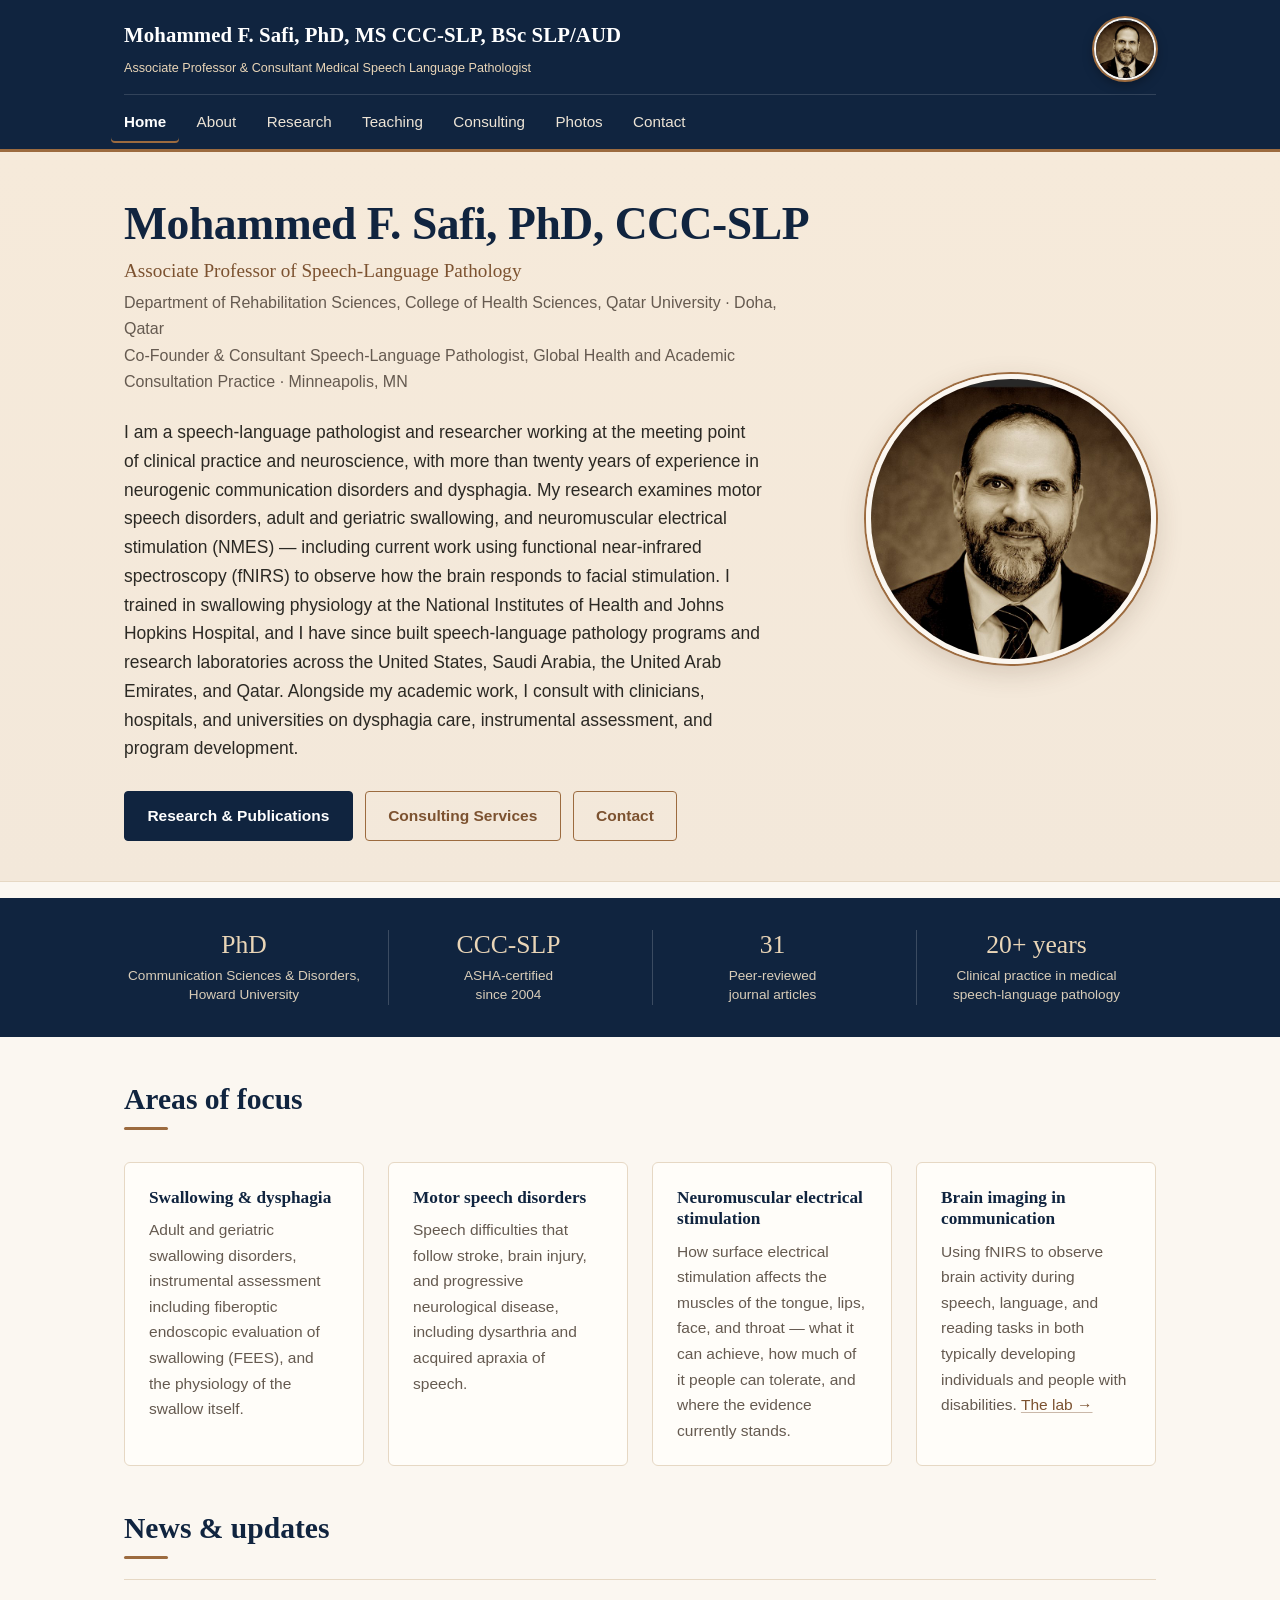
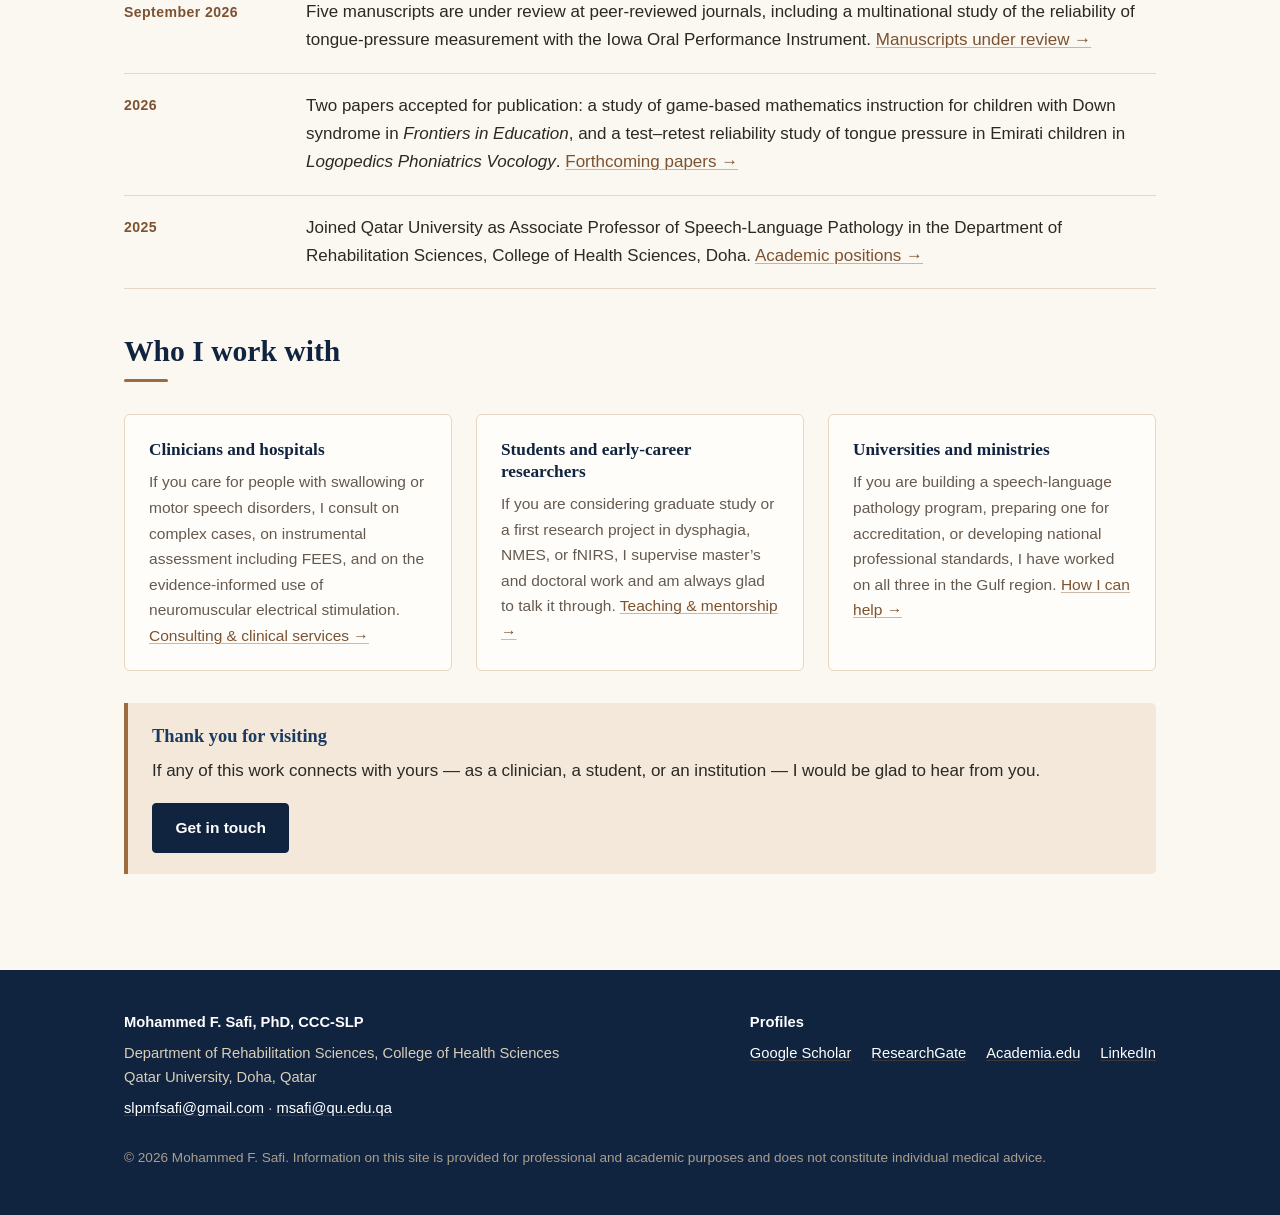
<file: index.html>
<!DOCTYPE html>
<html lang="en">
<head>
<meta charset="utf-8">
<meta name="viewport" content="width=device-width, initial-scale=1">
<title>Dr. Mohammed F. Safi, PhD, CCC-SLP | Speech-Language Pathology</title>
<meta name="description" content="Dr. Mohammed F. Safi, PhD, CCC-SLP — Associate Professor of Speech-Language Pathology at Qatar University. Research and clinical practice in dysphagia, motor speech disorders, neuromuscular electrical stimulation (NMES), and fNIRS neuroimaging.">
<link rel="canonical" href="https://slpmfsafi.github.io/">
<meta property="og:type" content="profile">
<meta property="og:title" content="Dr. Mohammed F. Safi, PhD, CCC-SLP">
<meta property="og:description" content="Associate Professor of Speech-Language Pathology at Qatar University. Dysphagia, motor speech disorders, NMES and fNIRS neuroimaging research.">
<meta property="og:image" content="https://slpmfsafi.github.io/assets/headshot.jpg">
<meta property="og:url" content="https://slpmfsafi.github.io/">
<meta name="twitter:card" content="summary">
<link rel="icon" href="assets/favicon.svg" type="image/svg+xml">
<link rel="apple-touch-icon" href="assets/headshot-small.jpg">
<link rel="stylesheet" href="assets/style.css?v=48bb36c5">
<script type="application/ld+json">
{
  "@context":"https://schema.org",
  "@type":"Person",
  "name":"Mohammed F. Safi",
  "honorificPrefix":"Dr.",
  "honorificSuffix":"PhD, CCC-SLP",
  "jobTitle":"Associate Professor of Speech-Language Pathology",
  "url":"https://slpmfsafi.github.io/",
  "image":"https://slpmfsafi.github.io/assets/headshot.jpg",
  "email":"mailto:slpmfsafi@gmail.com",
  "worksFor":{"@type":"CollegeOrUniversity","name":"Qatar University","department":"Department of Rehabilitation Sciences, College of Health Sciences"},
  "alumniOf":[
    {"@type":"CollegeOrUniversity","name":"Howard University"},
    {"@type":"CollegeOrUniversity","name":"Rockhurst University"},
    {"@type":"CollegeOrUniversity","name":"Applied Science University, Amman"}
  ],
  "knowsAbout":["Dysphagia","Motor speech disorders","Neurogenic communication disorders","Neuromuscular electrical stimulation","Fiberoptic endoscopic evaluation of swallowing","fNIRS neuroimaging"],
  "sameAs":[
    "https://scholar.google.com/citations?user=mkrERxgAAAAJ",
    "https://www.researchgate.net/profile/Mohammed_Safi7",
    "https://www.linkedin.com/in/mohammed-safi-00587445/",
    "https://fontbonne.academia.edu/MohammedSafi"
  ]
}
</script>
</head>
<body>
<a class="skip-link" href="#main">Skip to main content</a>

<header class="site-header">
  <div class="wrap header-inner">
    <a class="brand" href="index.html">
      <span class="brand-name">Mohammed F. Safi, PhD, MS CCC-SLP, BSc SLP/AUD</span>
      <span class="brand-role">Associate Professor &amp; Consultant Medical Speech Language Pathologist</span>
      <img class="brand-photo" src="assets/headshot-small.jpg" alt="" width="360" height="360">
    </a>
    <nav class="site-nav" aria-label="Main">
      <ul>
        <li><a href="index.html" aria-current="page">Home</a></li>
        <li><a href="about.html">About</a></li>
        <li><a href="research.html">Research</a></li>
        <li><a href="teaching.html">Teaching</a></li>
        <li><a href="consulting.html">Consulting</a></li>
        <li><a href="photos.html">Photos</a></li>
        <li><a href="contact.html">Contact</a></li>
      </ul>
    </nav>
  </div>
</header>

<main id="main">

  <section class="hero">
    <div class="wrap hero-grid">
      <div>
        <h1>Mohammed F. Safi, PhD, CCC-SLP</h1>
        <p class="role">Associate Professor of Speech-Language Pathology</p>
        <p class="affil">Department of Rehabilitation Sciences, College of Health Sciences, Qatar University &middot; Doha, Qatar<br>
        Co-Founder &amp; Consultant Speech-Language Pathologist, Global Health and Academic Consultation Practice &middot; Minneapolis, MN</p>
        <p class="intro">I am a speech-language pathologist and researcher working at the meeting point of clinical practice and neuroscience, with more than twenty years of experience in neurogenic communication disorders and dysphagia. My research examines motor speech disorders, adult and geriatric swallowing, and neuromuscular electrical stimulation (NMES) &mdash; including current work using functional near-infrared spectroscopy (fNIRS) to observe how the brain responds to facial stimulation. I trained in swallowing physiology at the National Institutes of Health and Johns Hopkins Hospital, and I have since built speech-language pathology programs and research laboratories across the United States, Saudi Arabia, the United Arab Emirates, and Qatar. Alongside my academic work, I consult with clinicians, hospitals, and universities on dysphagia care, instrumental assessment, and program development.</p>
        <div class="btn-row">
          <a class="btn" href="research.html">Research &amp; Publications</a>
          <a class="btn btn-outline" href="consulting.html">Consulting Services</a>
          <a class="btn btn-outline" href="contact.html">Contact</a>
        </div>
      </div>
      <img class="portrait" src="assets/headshot.jpg" width="720" height="720"
           alt="Portrait of Dr. Mohammed F. Safi, wearing a dark suit and tie.">
    </div>
  </section>

  <section class="credentials" aria-label="Credentials at a glance">
    <div class="wrap">
      <ul>
        <li><span class="num">PhD</span><span class="lbl">Communication Sciences &amp; Disorders,<br>Howard University</span></li>
        <li><span class="num">CCC-SLP</span><span class="lbl">ASHA-certified<br>since 2004</span></li>
        <li><span class="num">31</span><span class="lbl">Peer-reviewed<br>journal articles</span></li>
        <li><span class="num">20+ years</span><span class="lbl">Clinical practice in medical<br>speech-language pathology</span></li>
      </ul>
    </div>
  </section>

  <div class="wrap">
    <h2>Areas of focus</h2>
    <div class="cards cards-4">
      <div class="card">
        <h3>Swallowing &amp; dysphagia</h3>
        <p>Adult and geriatric swallowing disorders, instrumental assessment including fiberoptic endoscopic evaluation of swallowing (FEES), and the physiology of the swallow itself.</p>
      </div>
      <div class="card">
        <h3>Motor speech disorders</h3>
        <p>Speech difficulties that follow stroke, brain injury, and progressive neurological disease, including dysarthria and acquired apraxia of speech.</p>
      </div>
      <div class="card">
        <h3>Neuromuscular electrical stimulation</h3>
        <p>How surface electrical stimulation affects the muscles of the tongue, lips, face, and throat &mdash; what it can achieve, how much of it people can tolerate, and where the evidence currently stands.</p>
      </div>
      <div class="card">
        <h3>Brain imaging in communication</h3>
        <p>Using fNIRS to observe brain activity during speech, language, and reading tasks in both typically developing individuals and people with disabilities. <a href="lab.html">The lab &rarr;</a></p>
      </div>
    </div>

    <!-- ================= NEWS & UPDATES =================
         Newest first. Keep exactly THREE items here.
         To add an item: insert a new <div class="entry"> directly below this
         comment, then remove the last entry in the list. Once there are more
         than three items in total, move the removed ones (newest first) to a
         new archive page, news.html, built from this same markup, and add a
         "See all news" link after the list.
         ===================================================== -->
    <h2 id="news">News &amp; updates</h2>
    <div class="entries">
      <div class="entry">
        <div class="when">September 2026</div>
        <div class="what"><p class="detail">Five manuscripts are under review at peer-reviewed journals, including a multinational study of the reliability of tongue-pressure measurement with the Iowa Oral Performance Instrument. <a href="research.html#under-review">Manuscripts under review &rarr;</a></p></div>
      </div>
      <div class="entry">
        <div class="when">2026</div>
        <div class="what"><p class="detail">Two papers accepted for publication: a study of game-based mathematics instruction for children with Down syndrome in <em>Frontiers in Education</em>, and a test&ndash;retest reliability study of tongue pressure in Emirati children in <em>Logopedics Phoniatrics Vocology</em>. <a href="research.html#y2026">Forthcoming papers &rarr;</a></p></div>
      </div>
      <div class="entry">
        <div class="when">2025</div>
        <div class="what"><p class="detail">Joined Qatar University as Associate Professor of Speech-Language Pathology in the Department of Rehabilitation Sciences, College of Health Sciences, Doha. <a href="about.html#positions">Academic positions &rarr;</a></p></div>
      </div>
    </div>

    <h2>Who I work with</h2>
    <div class="cards">
      <div class="card">
        <h3>Clinicians and hospitals</h3>
        <p>If you care for people with swallowing or motor speech disorders, I consult on complex cases, on instrumental assessment including FEES, and on the evidence-informed use of neuromuscular electrical stimulation. <a href="consulting.html">Consulting &amp; clinical services &rarr;</a></p>
      </div>
      <div class="card">
        <h3>Students and early-career researchers</h3>
        <p>If you are considering graduate study or a first research project in dysphagia, NMES, or fNIRS, I supervise master&rsquo;s and doctoral work and am always glad to talk it through. <a href="teaching.html">Teaching &amp; mentorship &rarr;</a></p>
      </div>
      <div class="card">
        <h3>Universities and ministries</h3>
        <p>If you are building a speech-language pathology program, preparing one for accreditation, or developing national professional standards, I have worked on all three in the Gulf region. <a href="consulting.html">How I can help &rarr;</a></p>
      </div>
    </div>

    <div class="callout">
      <h3>Thank you for visiting</h3>
      <p>If any of this work connects with yours &mdash; as a clinician, a student, or an institution &mdash; I would be glad to hear from you.</p>
      <p><a class="btn" href="contact.html">Get in touch</a></p>
    </div>
  </div>

</main>

<footer class="site-footer">
  <div class="wrap footer-inner">
    <div>
      <p><strong style="color:#fff">Mohammed F. Safi, PhD, CCC-SLP</strong></p>
      <p>Department of Rehabilitation Sciences, College of Health Sciences<br>Qatar University, Doha, Qatar</p>
      <p><a href="mailto:slpmfsafi@gmail.com">slpmfsafi@gmail.com</a> &middot; <a href="mailto:msafi@qu.edu.qa">msafi@qu.edu.qa</a></p>
    </div>
    <div>
      <p><strong style="color:#fff">Profiles</strong></p>
      <ul>
        <li><a href="https://scholar.google.com/citations?user=mkrERxgAAAAJ">Google Scholar</a></li>
        <li><a href="https://www.researchgate.net/profile/Mohammed_Safi7">ResearchGate</a></li>
        <li><a href="https://fontbonne.academia.edu/MohammedSafi">Academia.edu</a></li>
        <li><a href="https://www.linkedin.com/in/mohammed-safi-00587445/">LinkedIn</a></li>
      </ul>
    </div>
  </div>
  <div class="wrap"><p class="fine">&copy; 2026 Mohammed F. Safi. Information on this site is provided for professional and academic purposes and does not constitute individual medical advice.</p></div>
</footer>

</body>
</html>
</file>
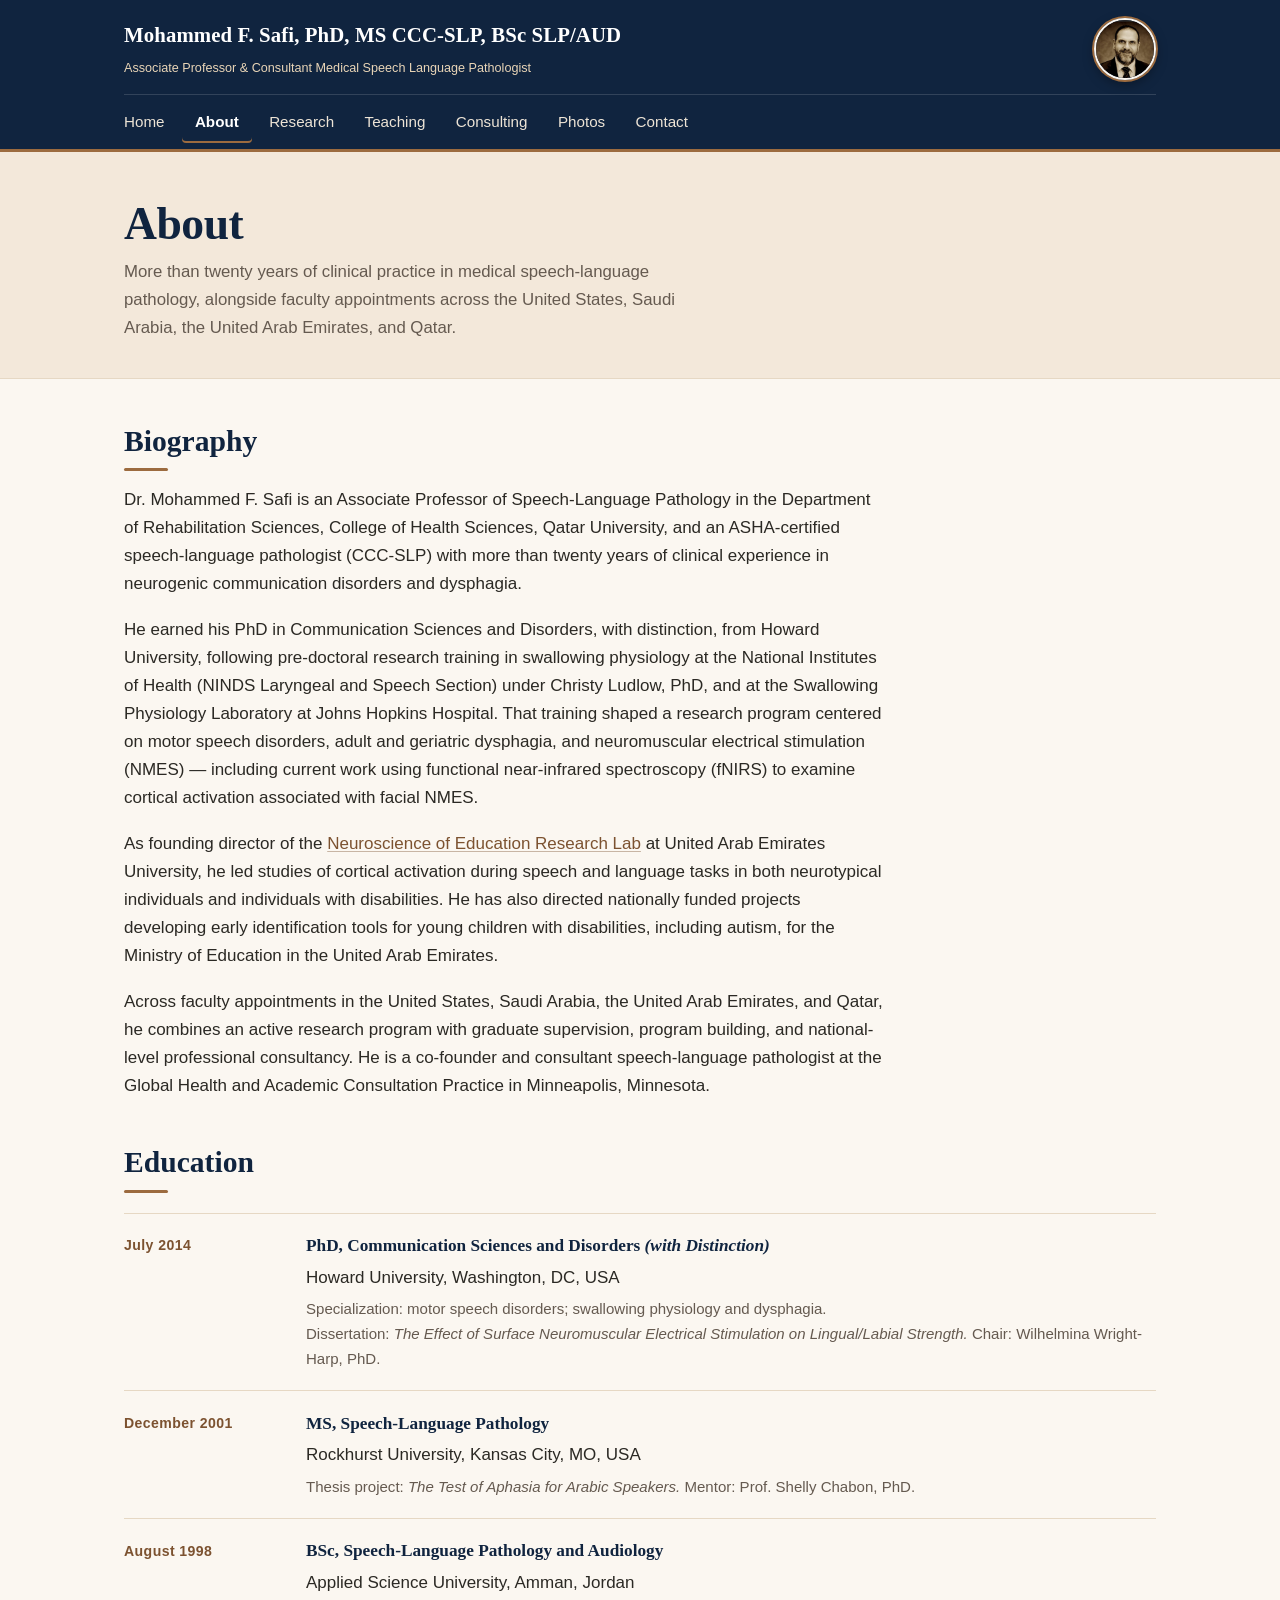
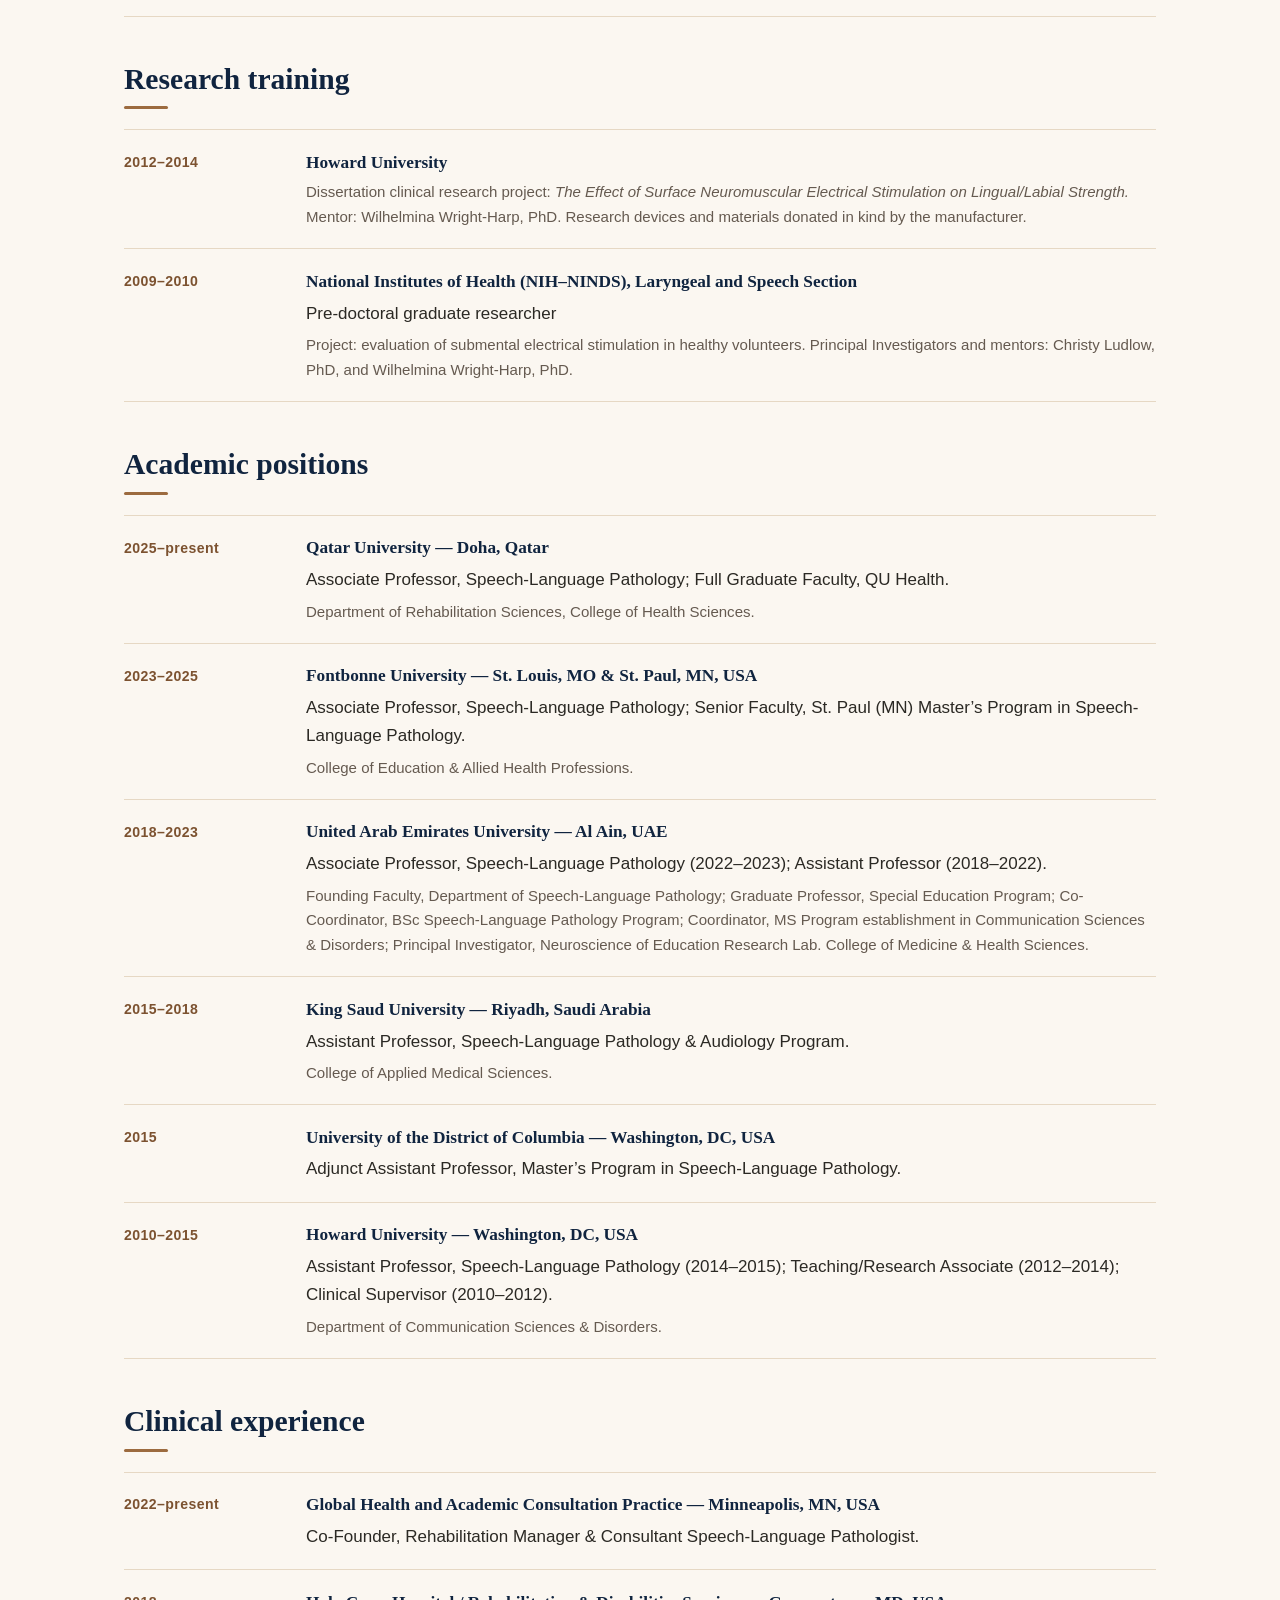
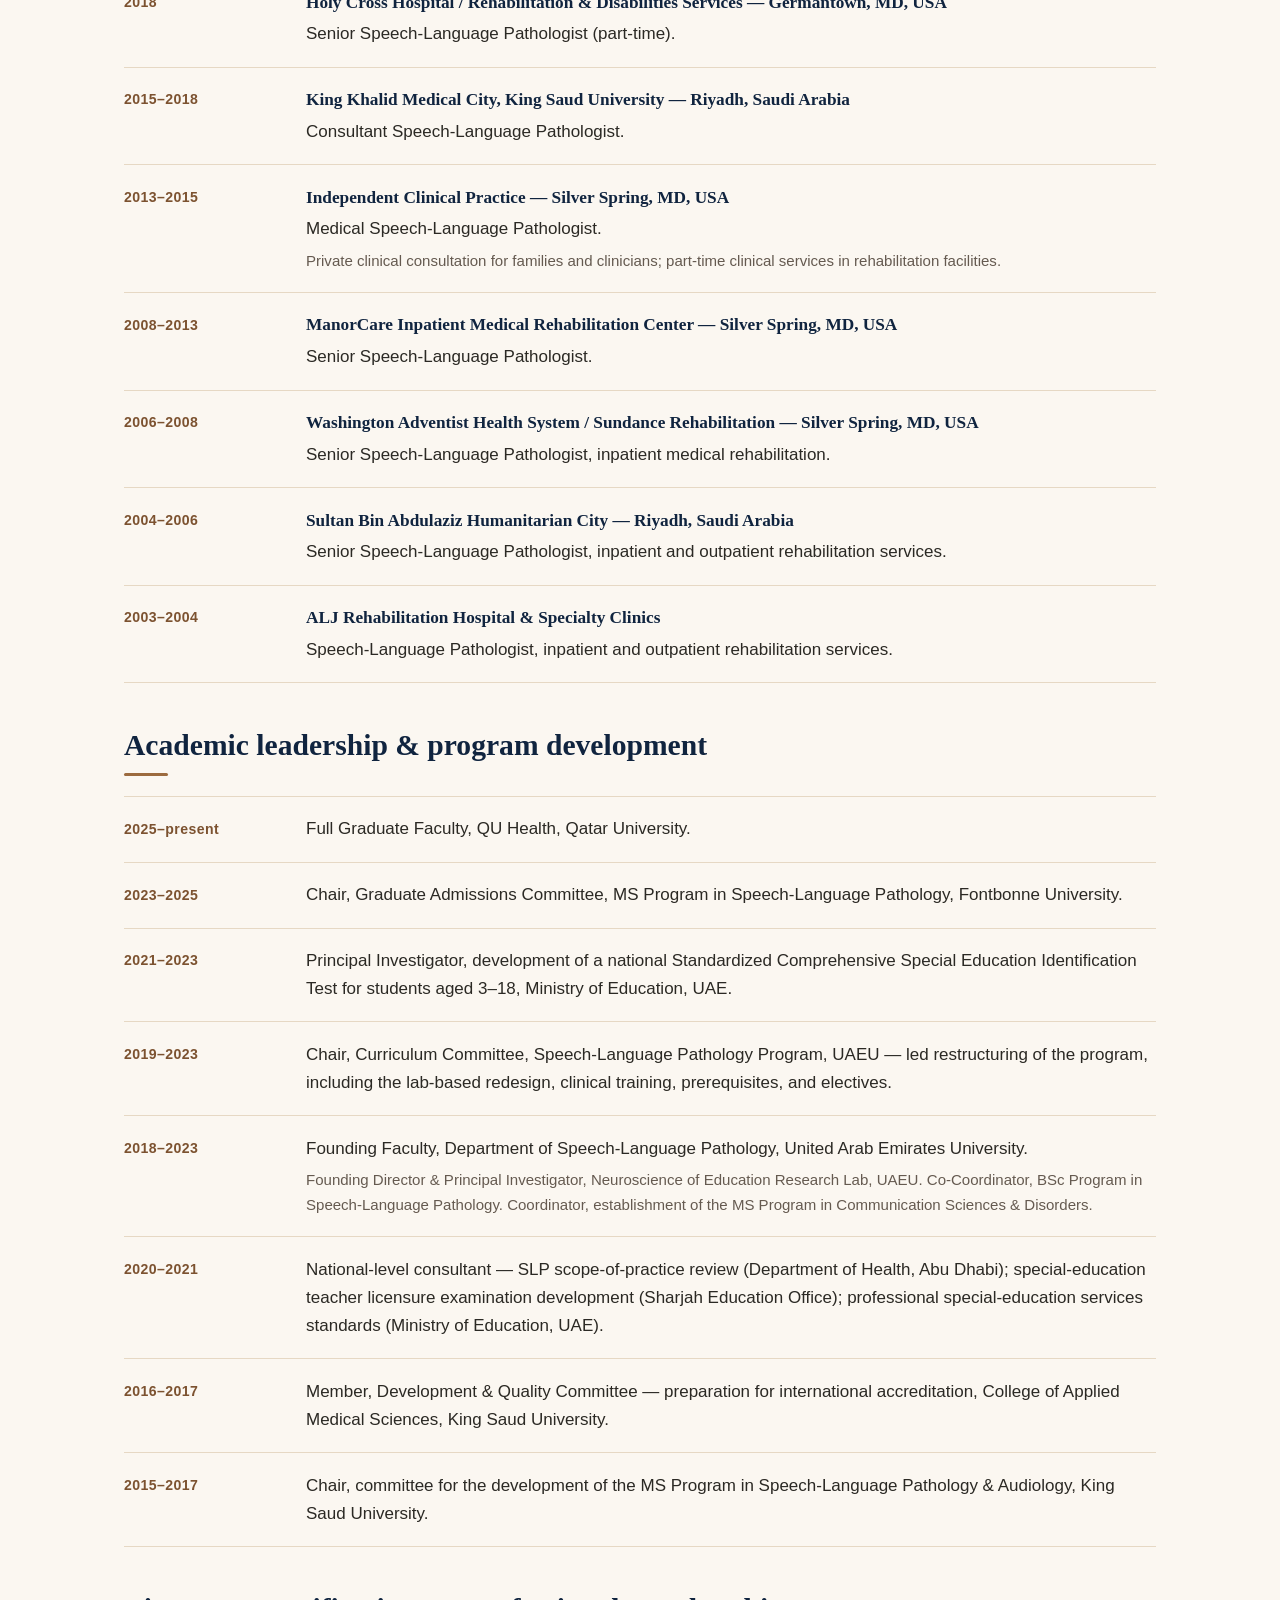
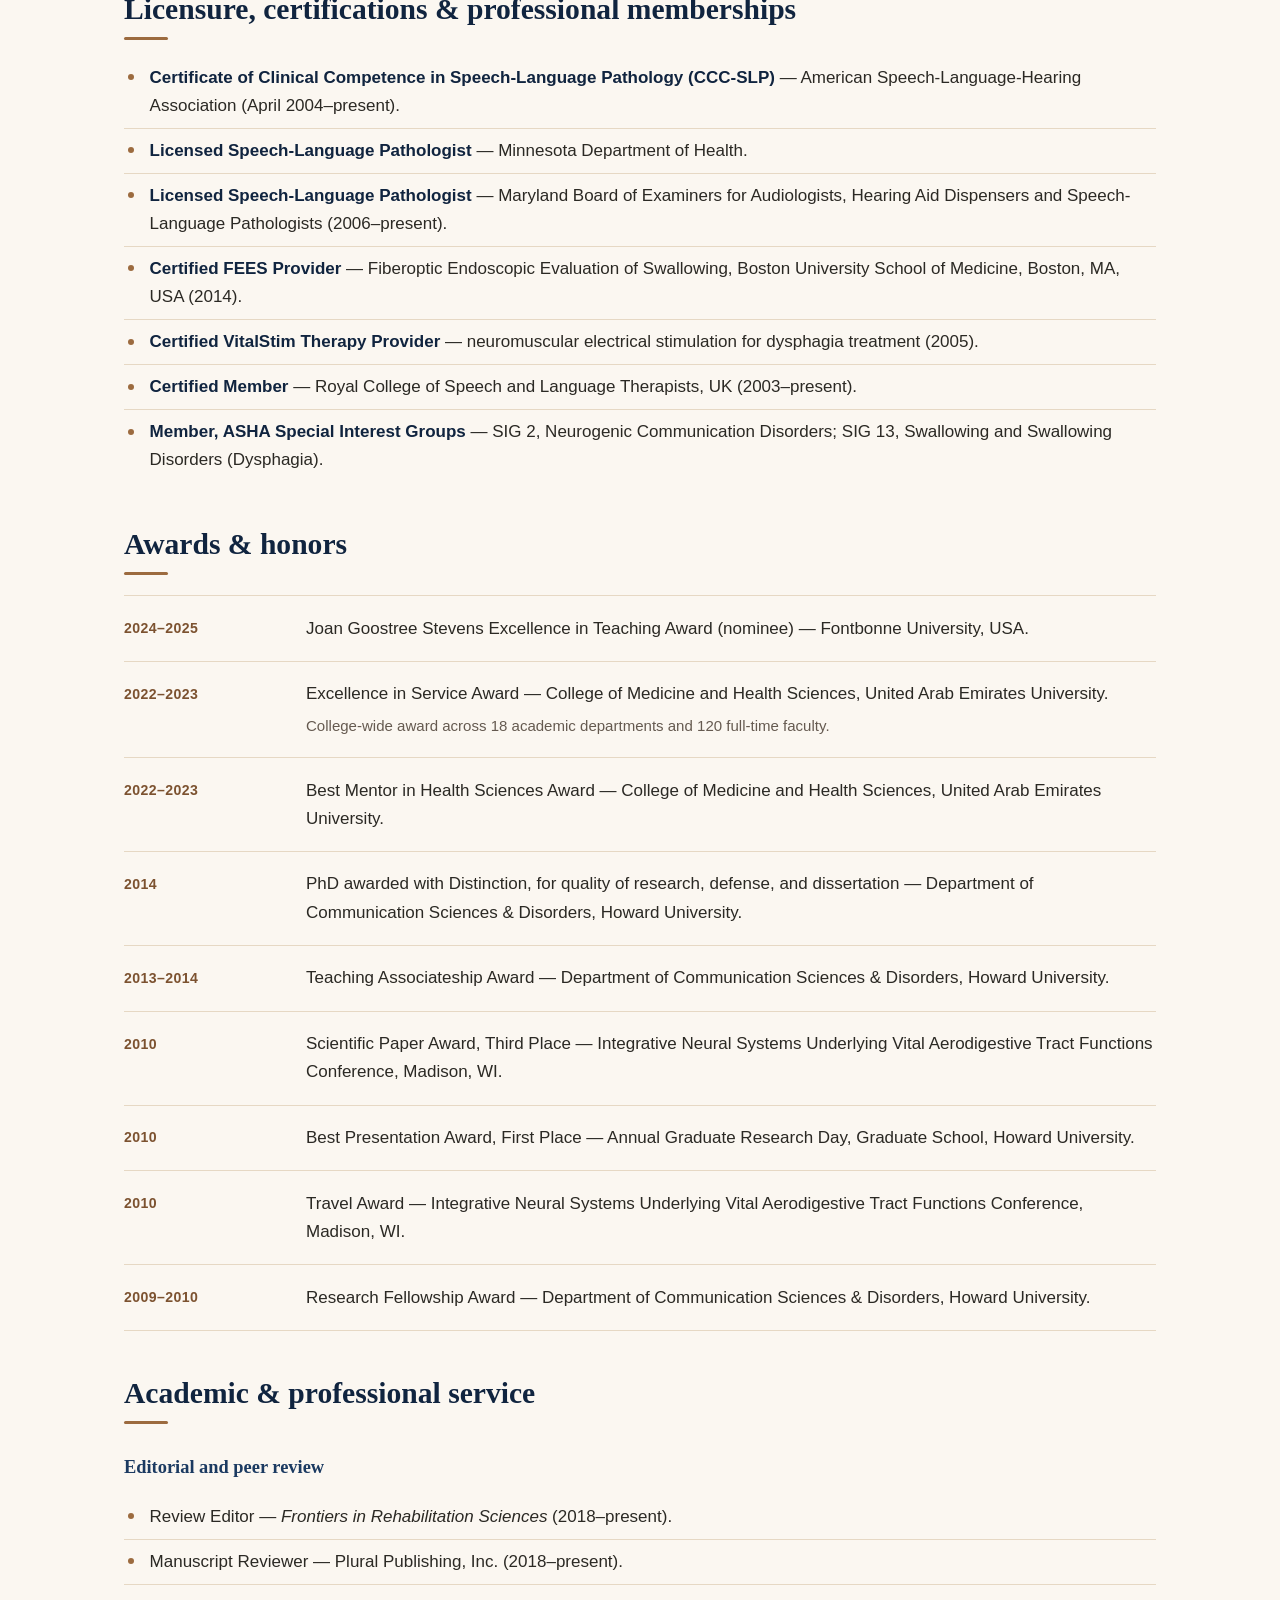
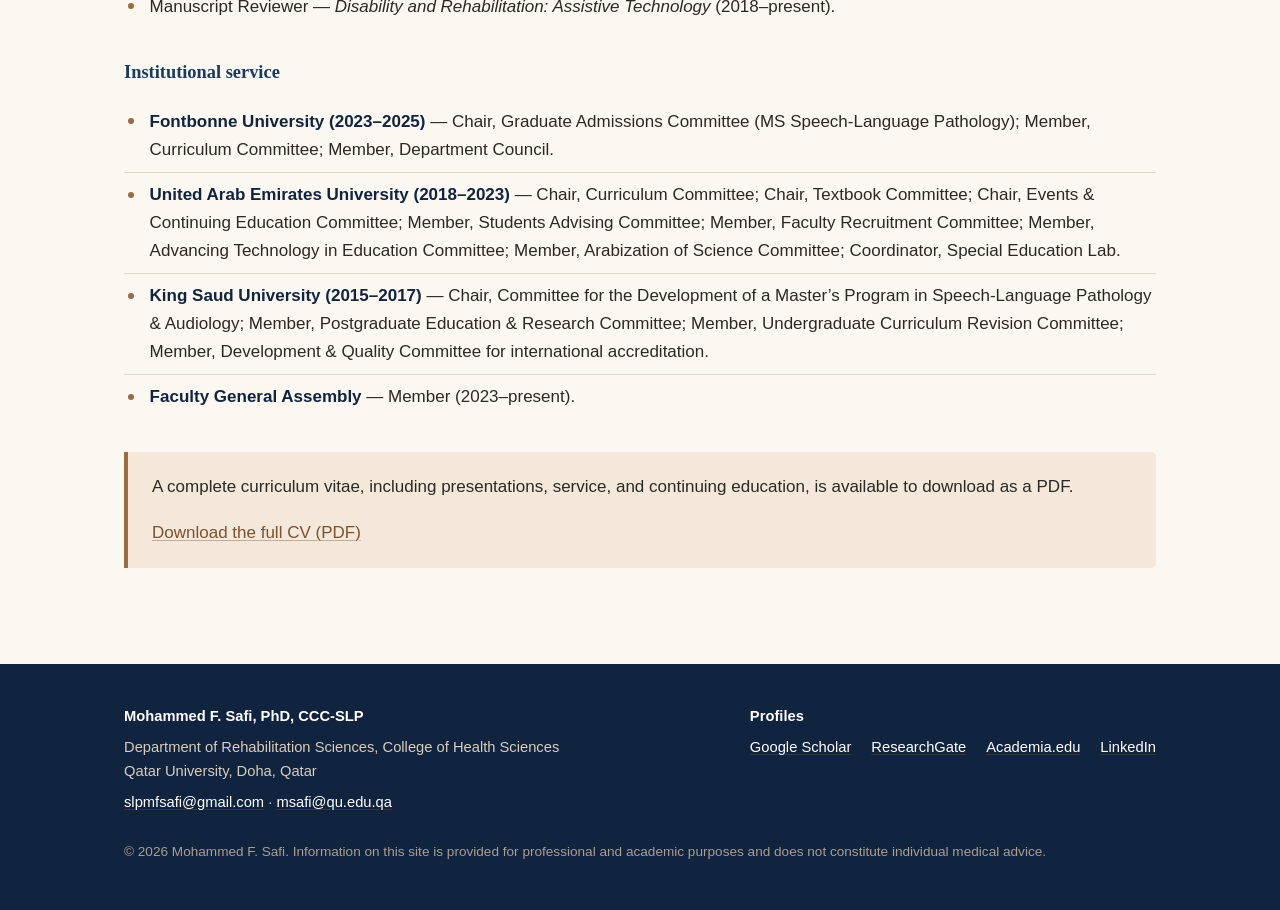
<file: about.html>
<!DOCTYPE html>
<html lang="en">
<head>
<meta charset="utf-8">
<meta name="viewport" content="width=device-width, initial-scale=1">
<title>About | Dr. Mohammed F. Safi, PhD, CCC-SLP</title>
<meta name="description" content="Biography, education, academic positions, clinical experience, licensure and certifications, and awards of Dr. Mohammed F. Safi, Associate Professor of Speech-Language Pathology at Qatar University.">
<link rel="canonical" href="https://slpmfsafi.github.io/about.html">
<meta property="og:type" content="article">
<meta property="og:title" content="About | Dr. Mohammed F. Safi, PhD, CCC-SLP">
<meta property="og:description" content="Biography, education, academic positions, clinical experience, licensure and certifications, and awards of Dr. Mohammed F. Safi, Associate Professor of Speech-Language Pathology at Qatar University.">
<meta property="og:image" content="https://slpmfsafi.github.io/assets/headshot.jpg">
<meta property="og:url" content="https://slpmfsafi.github.io/about.html">
<meta name="twitter:card" content="summary">
<link rel="icon" href="assets/favicon.svg" type="image/svg+xml">
<link rel="apple-touch-icon" href="assets/headshot-small.jpg">
<link rel="stylesheet" href="assets/style.css?v=48bb36c5">
</head>
<body>
<a class="skip-link" href="#main">Skip to main content</a>

<header class="site-header">
  <div class="wrap header-inner">
    <a class="brand" href="index.html">
      <span class="brand-name">Mohammed F. Safi, PhD, MS CCC-SLP, BSc SLP/AUD</span>
      <span class="brand-role">Associate Professor &amp; Consultant Medical Speech Language Pathologist</span>
      <img class="brand-photo" src="assets/headshot-small.jpg" alt="" width="360" height="360">
    </a>
    <nav class="site-nav" aria-label="Main">
      <ul>
        <li><a href="index.html">Home</a></li>
        <li><a href="about.html" aria-current="page">About</a></li>
        <li><a href="research.html">Research</a></li>
        <li><a href="teaching.html">Teaching</a></li>
        <li><a href="consulting.html">Consulting</a></li>
        <li><a href="photos.html">Photos</a></li>
        <li><a href="contact.html">Contact</a></li>
      </ul>
    </nav>
  </div>
</header>

<main id="main">
  <div class="page-head">
    <div class="wrap">
      <h1>About</h1>
      <p>More than twenty years of clinical practice in medical speech-language pathology, alongside faculty appointments across the United States, Saudi Arabia, the United Arab Emirates, and Qatar.</p>
    </div>
  </div>

  <div class="wrap">

    <div class="narrow">
      <h2>Biography</h2>
      <p>Dr. Mohammed F. Safi is an Associate Professor of Speech-Language Pathology in the Department of Rehabilitation Sciences, College of Health Sciences, Qatar University, and an ASHA-certified speech-language pathologist (CCC-SLP) with more than twenty years of clinical experience in neurogenic communication disorders and dysphagia.</p>

      <p>He earned his PhD in Communication Sciences and Disorders, with distinction, from Howard University, following pre-doctoral research training in swallowing physiology at the National Institutes of Health (NINDS Laryngeal and Speech Section) under Christy Ludlow, PhD, and at the Swallowing Physiology Laboratory at Johns Hopkins Hospital. That training shaped a research program centered on motor speech disorders, adult and geriatric dysphagia, and neuromuscular electrical stimulation (NMES) &mdash; including current work using functional near-infrared spectroscopy (fNIRS) to examine cortical activation associated with facial NMES.</p>

      <p>As founding director of the <a href="lab.html">Neuroscience of Education Research Lab</a> at United Arab Emirates University, he led studies of cortical activation during speech and language tasks in both neurotypical individuals and individuals with disabilities. He has also directed nationally funded projects developing early identification tools for young children with disabilities, including autism, for the Ministry of Education in the United Arab Emirates.</p>

      <p>Across faculty appointments in the United States, Saudi Arabia, the United Arab Emirates, and Qatar, he combines an active research program with graduate supervision, program building, and national-level professional consultancy. He is a co-founder and consultant speech-language pathologist at the Global Health and Academic Consultation Practice in Minneapolis, Minnesota.</p>
    </div>

    <h2>Education</h2>
    <div class="entries">
      <div class="entry">
        <div class="when">July 2014</div>
        <div class="what">
          <p class="org">PhD, Communication Sciences and Disorders <em>(with Distinction)</em></p>
          <p class="detail">Howard University, Washington, DC, USA</p>
          <p class="sub">Specialization: motor speech disorders; swallowing physiology and dysphagia.<br>
          Dissertation: <em>The Effect of Surface Neuromuscular Electrical Stimulation on Lingual/Labial Strength.</em> Chair: Wilhelmina Wright-Harp, PhD.</p>
        </div>
      </div>
      <div class="entry">
        <div class="when">December 2001</div>
        <div class="what">
          <p class="org">MS, Speech-Language Pathology</p>
          <p class="detail">Rockhurst University, Kansas City, MO, USA</p>
          <p class="sub">Thesis project: <em>The Test of Aphasia for Arabic Speakers.</em> Mentor: Prof. Shelly Chabon, PhD.</p>
        </div>
      </div>
      <div class="entry">
        <div class="when">August 1998</div>
        <div class="what">
          <p class="org">BSc, Speech-Language Pathology and Audiology</p>
          <p class="detail">Applied Science University, Amman, Jordan</p>
        </div>
      </div>
    </div>

    <h2>Research training</h2>
    <div class="entries">
      <div class="entry">
        <div class="when">2012&ndash;2014</div>
        <div class="what">
          <p class="org">Howard University</p>
          <p class="sub">Dissertation clinical research project: <em>The Effect of Surface Neuromuscular Electrical Stimulation on Lingual/Labial Strength.</em> Mentor: Wilhelmina Wright-Harp, PhD. Research devices and materials donated in kind by the manufacturer.</p>
        </div>
      </div>
      <div class="entry">
        <div class="when">2009&ndash;2010</div>
        <div class="what">
          <p class="org">National Institutes of Health (NIH&ndash;NINDS), Laryngeal and Speech Section</p>
          <p class="detail">Pre-doctoral graduate researcher</p>
          <p class="sub">Project: evaluation of submental electrical stimulation in healthy volunteers. Principal Investigators and mentors: Christy Ludlow, PhD, and Wilhelmina Wright-Harp, PhD.</p>
        </div>
      </div>
    </div>

    <h2 id="positions">Academic positions</h2>
    <div class="entries">
      <div class="entry">
        <div class="when">2025&ndash;present</div>
        <div class="what">
          <p class="org">Qatar University &mdash; Doha, Qatar</p>
          <p class="detail">Associate Professor, Speech-Language Pathology; Full Graduate Faculty, QU Health.</p>
          <p class="sub">Department of Rehabilitation Sciences, College of Health Sciences.</p>
        </div>
      </div>
      <div class="entry">
        <div class="when">2023&ndash;2025</div>
        <div class="what">
          <p class="org">Fontbonne University &mdash; St. Louis, MO &amp; St. Paul, MN, USA</p>
          <p class="detail">Associate Professor, Speech-Language Pathology; Senior Faculty, St. Paul (MN) Master&rsquo;s Program in Speech-Language Pathology.</p>
          <p class="sub">College of Education &amp; Allied Health Professions.</p>
        </div>
      </div>
      <div class="entry">
        <div class="when">2018&ndash;2023</div>
        <div class="what">
          <p class="org">United Arab Emirates University &mdash; Al Ain, UAE</p>
          <p class="detail">Associate Professor, Speech-Language Pathology (2022&ndash;2023); Assistant Professor (2018&ndash;2022).</p>
          <p class="sub">Founding Faculty, Department of Speech-Language Pathology; Graduate Professor, Special Education Program; Co-Coordinator, BSc Speech-Language Pathology Program; Coordinator, MS Program establishment in Communication Sciences &amp; Disorders; Principal Investigator, Neuroscience of Education Research Lab. College of Medicine &amp; Health Sciences.</p>
        </div>
      </div>
      <div class="entry">
        <div class="when">2015&ndash;2018</div>
        <div class="what">
          <p class="org">King Saud University &mdash; Riyadh, Saudi Arabia</p>
          <p class="detail">Assistant Professor, Speech-Language Pathology &amp; Audiology Program.</p>
          <p class="sub">College of Applied Medical Sciences.</p>
        </div>
      </div>
      <div class="entry">
        <div class="when">2015</div>
        <div class="what">
          <p class="org">University of the District of Columbia &mdash; Washington, DC, USA</p>
          <p class="detail">Adjunct Assistant Professor, Master&rsquo;s Program in Speech-Language Pathology.</p>
        </div>
      </div>
      <div class="entry">
        <div class="when">2010&ndash;2015</div>
        <div class="what">
          <p class="org">Howard University &mdash; Washington, DC, USA</p>
          <p class="detail">Assistant Professor, Speech-Language Pathology (2014&ndash;2015); Teaching/Research Associate (2012&ndash;2014); Clinical Supervisor (2010&ndash;2012).</p>
          <p class="sub">Department of Communication Sciences &amp; Disorders.</p>
        </div>
      </div>
    </div>

    <h2>Clinical experience</h2>
    <div class="entries">
      <div class="entry">
        <div class="when">2022&ndash;present</div>
        <div class="what">
          <p class="org">Global Health and Academic Consultation Practice &mdash; Minneapolis, MN, USA</p>
          <p class="detail">Co-Founder, Rehabilitation Manager &amp; Consultant Speech-Language Pathologist.</p>
        </div>
      </div>
      <div class="entry">
        <div class="when">2018</div>
        <div class="what">
          <p class="org">Holy Cross Hospital / Rehabilitation &amp; Disabilities Services &mdash; Germantown, MD, USA</p>
          <p class="detail">Senior Speech-Language Pathologist (part-time).</p>
        </div>
      </div>
      <div class="entry">
        <div class="when">2015&ndash;2018</div>
        <div class="what">
          <p class="org">King Khalid Medical City, King Saud University &mdash; Riyadh, Saudi Arabia</p>
          <p class="detail">Consultant Speech-Language Pathologist.</p>
        </div>
      </div>
      <div class="entry">
        <div class="when">2013&ndash;2015</div>
        <div class="what">
          <p class="org">Independent Clinical Practice &mdash; Silver Spring, MD, USA</p>
          <p class="detail">Medical Speech-Language Pathologist.</p>
          <p class="sub">Private clinical consultation for families and clinicians; part-time clinical services in rehabilitation facilities.</p>
        </div>
      </div>
      <div class="entry">
        <div class="when">2008&ndash;2013</div>
        <div class="what">
          <p class="org">ManorCare Inpatient Medical Rehabilitation Center &mdash; Silver Spring, MD, USA</p>
          <p class="detail">Senior Speech-Language Pathologist.</p>
        </div>
      </div>
      <div class="entry">
        <div class="when">2006&ndash;2008</div>
        <div class="what">
          <p class="org">Washington Adventist Health System / Sundance Rehabilitation &mdash; Silver Spring, MD, USA</p>
          <p class="detail">Senior Speech-Language Pathologist, inpatient medical rehabilitation.</p>
        </div>
      </div>
      <div class="entry">
        <div class="when">2004&ndash;2006</div>
        <div class="what">
          <p class="org">Sultan Bin Abdulaziz Humanitarian City &mdash; Riyadh, Saudi Arabia</p>
          <p class="detail">Senior Speech-Language Pathologist, inpatient and outpatient rehabilitation services.</p>
        </div>
      </div>
      <div class="entry">
        <div class="when">2003&ndash;2004</div>
        <div class="what">
          <p class="org">ALJ Rehabilitation Hospital &amp; Specialty Clinics</p>
          <p class="detail">Speech-Language Pathologist, inpatient and outpatient rehabilitation services.</p>
        </div>
      </div>
    </div>

    <h2>Academic leadership &amp; program development</h2>
    <div class="entries">
      <div class="entry">
        <div class="when">2025&ndash;present</div>
        <div class="what"><p class="detail">Full Graduate Faculty, QU Health, Qatar University.</p></div>
      </div>
      <div class="entry">
        <div class="when">2023&ndash;2025</div>
        <div class="what"><p class="detail">Chair, Graduate Admissions Committee, MS Program in Speech-Language Pathology, Fontbonne University.</p></div>
      </div>
      <div class="entry">
        <div class="when">2021&ndash;2023</div>
        <div class="what"><p class="detail">Principal Investigator, development of a national Standardized Comprehensive Special Education Identification Test for students aged 3&ndash;18, Ministry of Education, UAE.</p></div>
      </div>
      <div class="entry">
        <div class="when">2019&ndash;2023</div>
        <div class="what"><p class="detail">Chair, Curriculum Committee, Speech-Language Pathology Program, UAEU &mdash; led restructuring of the program, including the lab-based redesign, clinical training, prerequisites, and electives.</p></div>
      </div>
      <div class="entry">
        <div class="when">2018&ndash;2023</div>
        <div class="what">
          <p class="detail">Founding Faculty, Department of Speech-Language Pathology, United Arab Emirates University.</p>
          <p class="sub">Founding Director &amp; Principal Investigator, Neuroscience of Education Research Lab, UAEU. Co-Coordinator, BSc Program in Speech-Language Pathology. Coordinator, establishment of the MS Program in Communication Sciences &amp; Disorders.</p>
        </div>
      </div>
      <div class="entry">
        <div class="when">2020&ndash;2021</div>
        <div class="what"><p class="detail">National-level consultant &mdash; SLP scope-of-practice review (Department of Health, Abu Dhabi); special-education teacher licensure examination development (Sharjah Education Office); professional special-education services standards (Ministry of Education, UAE).</p></div>
      </div>
      <div class="entry">
        <div class="when">2016&ndash;2017</div>
        <div class="what"><p class="detail">Member, Development &amp; Quality Committee &mdash; preparation for international accreditation, College of Applied Medical Sciences, King Saud University.</p></div>
      </div>
      <div class="entry">
        <div class="when">2015&ndash;2017</div>
        <div class="what"><p class="detail">Chair, committee for the development of the MS Program in Speech-Language Pathology &amp; Audiology, King Saud University.</p></div>
      </div>
    </div>

    <h2>Licensure, certifications &amp; professional memberships</h2>
    <ul class="tick">
      <li><strong>Certificate of Clinical Competence in Speech-Language Pathology (CCC-SLP)</strong> &mdash; American Speech-Language-Hearing Association (April 2004&ndash;present).</li>
      <li><strong>Licensed Speech-Language Pathologist</strong> &mdash; Minnesota Department of Health.</li>
      <li><strong>Licensed Speech-Language Pathologist</strong> &mdash; Maryland Board of Examiners for Audiologists, Hearing Aid Dispensers and Speech-Language Pathologists (2006&ndash;present).</li>
      <li><strong>Certified FEES Provider</strong> &mdash; Fiberoptic Endoscopic Evaluation of Swallowing, Boston University School of Medicine, Boston, MA, USA (2014).</li>
      <li><strong>Certified VitalStim Therapy Provider</strong> &mdash; neuromuscular electrical stimulation for dysphagia treatment (2005).</li>
      <li><strong>Certified Member</strong> &mdash; Royal College of Speech and Language Therapists, UK (2003&ndash;present).</li>
      <li><strong>Member, ASHA Special Interest Groups</strong> &mdash; SIG 2, Neurogenic Communication Disorders; SIG 13, Swallowing and Swallowing Disorders (Dysphagia).</li>
    </ul>

    <h2>Awards &amp; honors</h2>
    <div class="entries">
      <div class="entry">
        <div class="when">2024&ndash;2025</div>
        <div class="what"><p class="detail">Joan Goostree Stevens Excellence in Teaching Award (nominee) &mdash; Fontbonne University, USA.</p></div>
      </div>
      <div class="entry">
        <div class="when">2022&ndash;2023</div>
        <div class="what">
          <p class="detail">Excellence in Service Award &mdash; College of Medicine and Health Sciences, United Arab Emirates University.</p>
          <p class="sub">College-wide award across 18 academic departments and 120 full-time faculty.</p>
        </div>
      </div>
      <div class="entry">
        <div class="when">2022&ndash;2023</div>
        <div class="what"><p class="detail">Best Mentor in Health Sciences Award &mdash; College of Medicine and Health Sciences, United Arab Emirates University.</p></div>
      </div>
      <div class="entry">
        <div class="when">2014</div>
        <div class="what"><p class="detail">PhD awarded with Distinction, for quality of research, defense, and dissertation &mdash; Department of Communication Sciences &amp; Disorders, Howard University.</p></div>
      </div>
      <div class="entry">
        <div class="when">2013&ndash;2014</div>
        <div class="what"><p class="detail">Teaching Associateship Award &mdash; Department of Communication Sciences &amp; Disorders, Howard University.</p></div>
      </div>
      <div class="entry">
        <div class="when">2010</div>
        <div class="what"><p class="detail">Scientific Paper Award, Third Place &mdash; Integrative Neural Systems Underlying Vital Aerodigestive Tract Functions Conference, Madison, WI.</p></div>
      </div>
      <div class="entry">
        <div class="when">2010</div>
        <div class="what"><p class="detail">Best Presentation Award, First Place &mdash; Annual Graduate Research Day, Graduate School, Howard University.</p></div>
      </div>
      <div class="entry">
        <div class="when">2010</div>
        <div class="what"><p class="detail">Travel Award &mdash; Integrative Neural Systems Underlying Vital Aerodigestive Tract Functions Conference, Madison, WI.</p></div>
      </div>
      <div class="entry">
        <div class="when">2009&ndash;2010</div>
        <div class="what"><p class="detail">Research Fellowship Award &mdash; Department of Communication Sciences &amp; Disorders, Howard University.</p></div>
      </div>
    </div>

    <h2>Academic &amp; professional service</h2>
    <h3>Editorial and peer review</h3>
    <ul class="tick">
      <li>Review Editor &mdash; <em>Frontiers in Rehabilitation Sciences</em> (2018&ndash;present).</li>
      <li>Manuscript Reviewer &mdash; Plural Publishing, Inc. (2018&ndash;present).</li>
      <li>Manuscript Reviewer &mdash; <em>Disability and Rehabilitation: Assistive Technology</em> (2018&ndash;present).</li>
    </ul>
    <h3>Institutional service</h3>
    <ul class="tick">
      <li><strong>Fontbonne University (2023&ndash;2025)</strong> &mdash; Chair, Graduate Admissions Committee (MS Speech-Language Pathology); Member, Curriculum Committee; Member, Department Council.</li>
      <li><strong>United Arab Emirates University (2018&ndash;2023)</strong> &mdash; Chair, Curriculum Committee; Chair, Textbook Committee; Chair, Events &amp; Continuing Education Committee; Member, Students Advising Committee; Member, Faculty Recruitment Committee; Member, Advancing Technology in Education Committee; Member, Arabization of Science Committee; Coordinator, Special Education Lab.</li>
      <li><strong>King Saud University (2015&ndash;2017)</strong> &mdash; Chair, Committee for the Development of a Master&rsquo;s Program in Speech-Language Pathology &amp; Audiology; Member, Postgraduate Education &amp; Research Committee; Member, Undergraduate Curriculum Revision Committee; Member, Development &amp; Quality Committee for international accreditation.</li>
      <li><strong>Faculty General Assembly</strong> &mdash; Member (2023&ndash;present).</li>
    </ul>

    <div class="callout">
      <p>A complete curriculum vitae, including presentations, service, and continuing education, is available to download as a PDF.</p>
      <p><a href="Mohammed-F-Safi-CV.pdf">Download the full CV (PDF)</a></p>
    </div>

  </div>
</main>

<footer class="site-footer">
  <div class="wrap footer-inner">
    <div>
      <p><strong style="color:#fff">Mohammed F. Safi, PhD, CCC-SLP</strong></p>
      <p>Department of Rehabilitation Sciences, College of Health Sciences<br>Qatar University, Doha, Qatar</p>
      <p><a href="mailto:slpmfsafi@gmail.com">slpmfsafi@gmail.com</a> &middot; <a href="mailto:msafi@qu.edu.qa">msafi@qu.edu.qa</a></p>
    </div>
    <div>
      <p><strong style="color:#fff">Profiles</strong></p>
      <ul>
        <li><a href="https://scholar.google.com/citations?user=mkrERxgAAAAJ">Google Scholar</a></li>
        <li><a href="https://www.researchgate.net/profile/Mohammed_Safi7">ResearchGate</a></li>
        <li><a href="https://fontbonne.academia.edu/MohammedSafi">Academia.edu</a></li>
        <li><a href="https://www.linkedin.com/in/mohammed-safi-00587445/">LinkedIn</a></li>
      </ul>
    </div>
  </div>
  <div class="wrap"><p class="fine">&copy; 2026 Mohammed F. Safi. Information on this site is provided for professional and academic purposes and does not constitute individual medical advice.</p></div>
</footer>
</body>
</html>
</file>
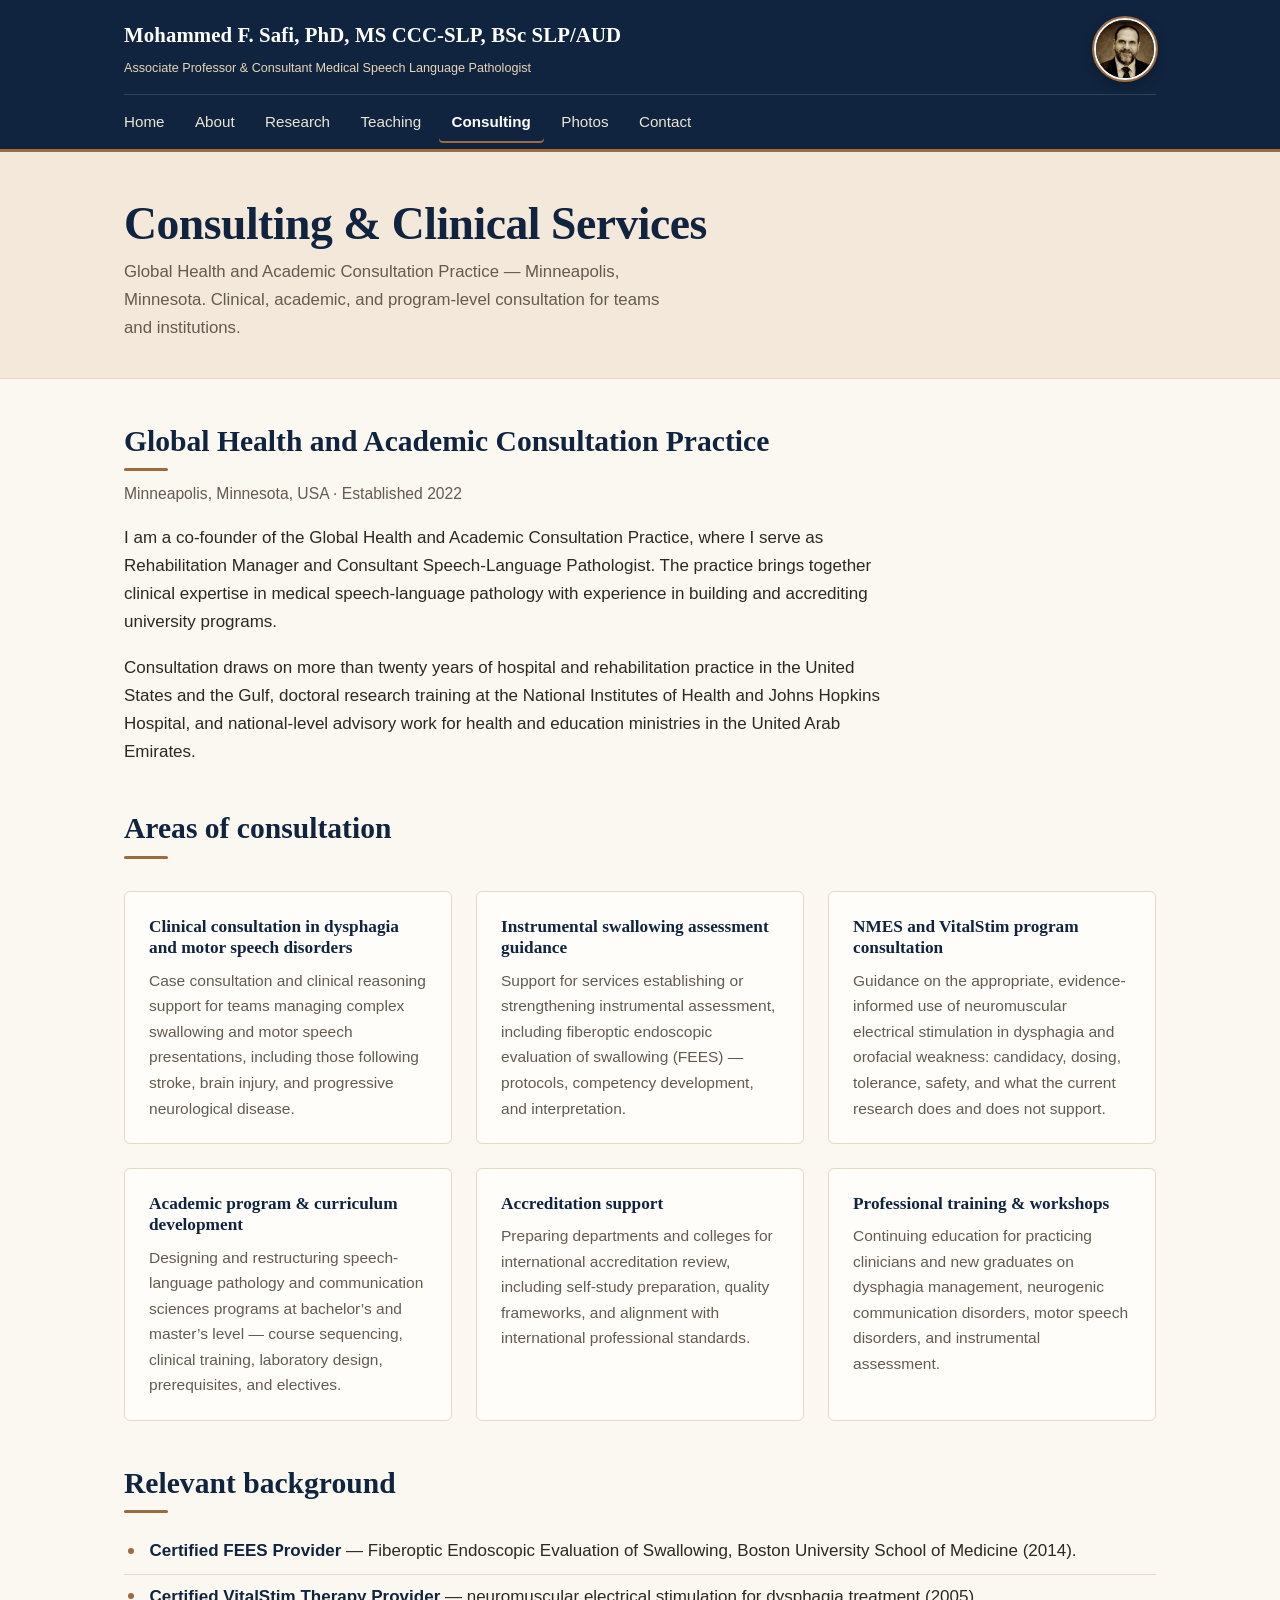
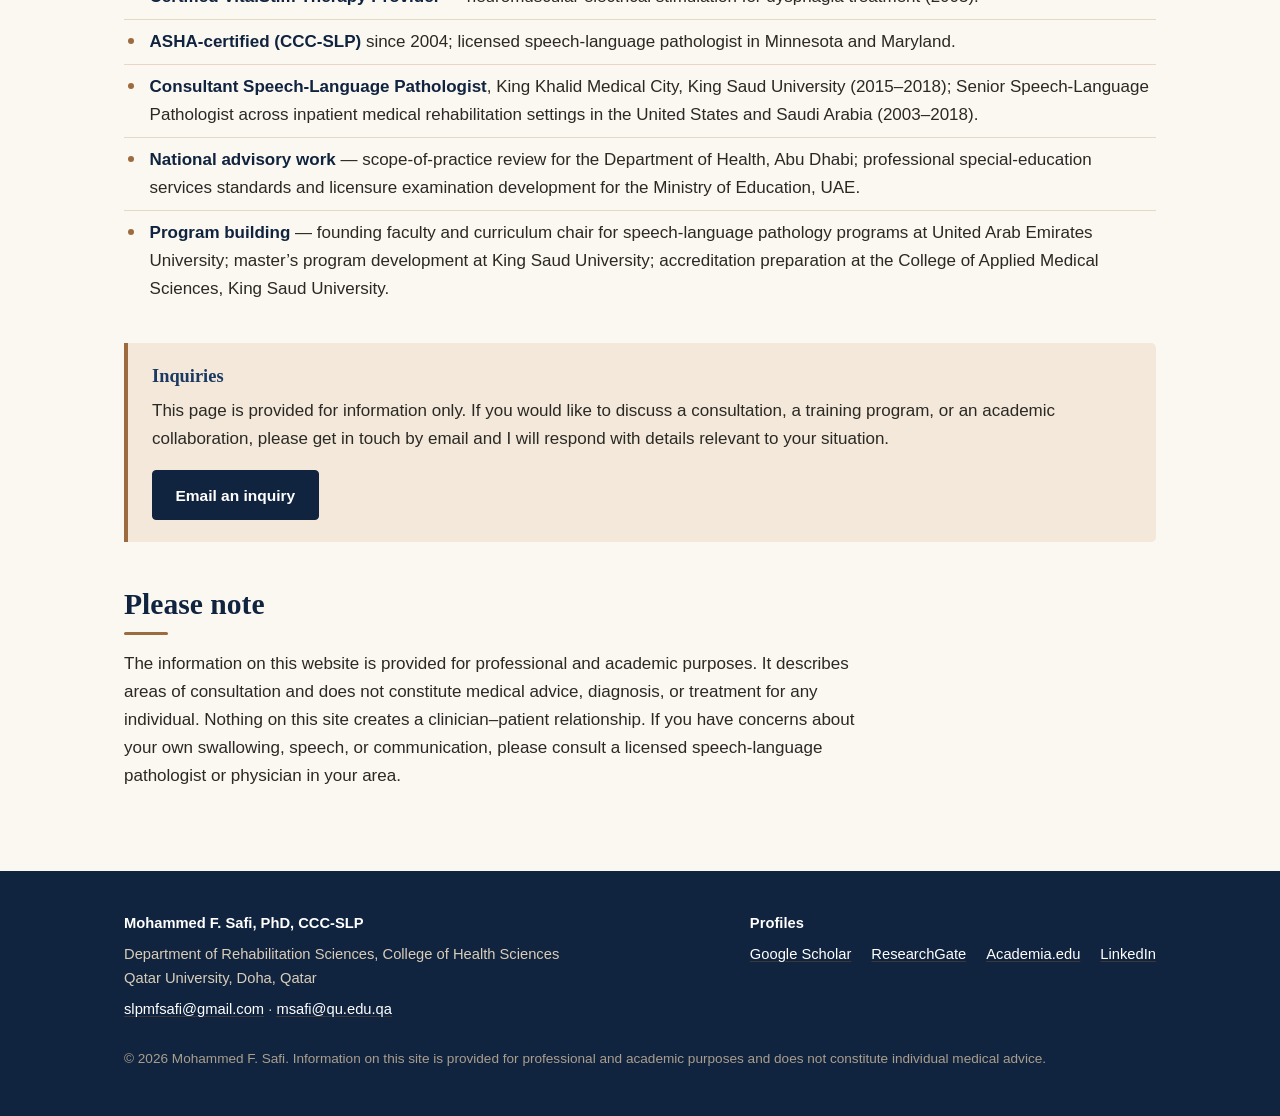
<file: consulting.html>
<!DOCTYPE html>
<html lang="en">
<head>
<meta charset="utf-8">
<meta name="viewport" content="width=device-width, initial-scale=1">
<title>Consulting &amp; Clinical Services | Dr. Mohammed F. Safi, PhD, CCC-SLP</title>
<meta name="description" content="Consultation in dysphagia and motor speech disorders, FEES and instrumental swallowing assessment, NMES and VitalStim programs, academic curriculum development, accreditation support, and professional training.">
<link rel="canonical" href="https://slpmfsafi.github.io/consulting.html">
<meta property="og:type" content="article">
<meta property="og:title" content="Consulting &amp; Clinical Services | Dr. Mohammed F. Safi, PhD, CCC-SLP">
<meta property="og:description" content="Consultation in dysphagia and motor speech disorders, FEES and instrumental swallowing assessment, NMES and VitalStim programs, academic curriculum development, accreditation support, and professional training.">
<meta property="og:image" content="https://slpmfsafi.github.io/assets/headshot.jpg">
<meta property="og:url" content="https://slpmfsafi.github.io/consulting.html">
<meta name="twitter:card" content="summary">
<link rel="icon" href="assets/favicon.svg" type="image/svg+xml">
<link rel="apple-touch-icon" href="assets/headshot-small.jpg">
<link rel="stylesheet" href="assets/style.css?v=48bb36c5">
</head>
<body>
<a class="skip-link" href="#main">Skip to main content</a>

<header class="site-header">
  <div class="wrap header-inner">
    <a class="brand" href="index.html">
      <span class="brand-name">Mohammed F. Safi, PhD, MS CCC-SLP, BSc SLP/AUD</span>
      <span class="brand-role">Associate Professor &amp; Consultant Medical Speech Language Pathologist</span>
      <img class="brand-photo" src="assets/headshot-small.jpg" alt="" width="360" height="360">
    </a>
    <nav class="site-nav" aria-label="Main">
      <ul>
        <li><a href="index.html">Home</a></li>
        <li><a href="about.html">About</a></li>
        <li><a href="research.html">Research</a></li>
        <li><a href="teaching.html">Teaching</a></li>
        <li><a href="consulting.html" aria-current="page">Consulting</a></li>
        <li><a href="photos.html">Photos</a></li>
        <li><a href="contact.html">Contact</a></li>
      </ul>
    </nav>
  </div>
</header>

<main id="main">
  <div class="page-head">
    <div class="wrap">
      <h1>Consulting &amp; Clinical Services</h1>
      <p>Global Health and Academic Consultation Practice &mdash; Minneapolis, Minnesota. Clinical, academic, and program-level consultation for teams and institutions.</p>
    </div>
  </div>

  <div class="wrap">

    <div class="narrow">
      <h2>Global Health and Academic Consultation Practice</h2>
      <p class="meta-line">Minneapolis, Minnesota, USA &middot; Established 2022</p>
      <p>I am a co-founder of the Global Health and Academic Consultation Practice, where I serve as Rehabilitation Manager and Consultant Speech-Language Pathologist. The practice brings together clinical expertise in medical speech-language pathology with experience in building and accrediting university programs.</p>
      <p>Consultation draws on more than twenty years of hospital and rehabilitation practice in the United States and the Gulf, doctoral research training at the National Institutes of Health and Johns Hopkins Hospital, and national-level advisory work for health and education ministries in the United Arab Emirates.</p>
    </div>

    <h2>Areas of consultation</h2>
    <div class="cards">
      <div class="card">
        <h3>Clinical consultation in dysphagia and motor speech disorders</h3>
        <p>Case consultation and clinical reasoning support for teams managing complex swallowing and motor speech presentations, including those following stroke, brain injury, and progressive neurological disease.</p>
      </div>
      <div class="card">
        <h3>Instrumental swallowing assessment guidance</h3>
        <p>Support for services establishing or strengthening instrumental assessment, including fiberoptic endoscopic evaluation of swallowing (FEES) &mdash; protocols, competency development, and interpretation.</p>
      </div>
      <div class="card">
        <h3>NMES and VitalStim program consultation</h3>
        <p>Guidance on the appropriate, evidence-informed use of neuromuscular electrical stimulation in dysphagia and orofacial weakness: candidacy, dosing, tolerance, safety, and what the current research does and does not support.</p>
      </div>
      <div class="card">
        <h3>Academic program &amp; curriculum development</h3>
        <p>Designing and restructuring speech-language pathology and communication sciences programs at bachelor&rsquo;s and master&rsquo;s level &mdash; course sequencing, clinical training, laboratory design, prerequisites, and electives.</p>
      </div>
      <div class="card">
        <h3>Accreditation support</h3>
        <p>Preparing departments and colleges for international accreditation review, including self-study preparation, quality frameworks, and alignment with international professional standards.</p>
      </div>
      <div class="card">
        <h3>Professional training &amp; workshops</h3>
        <p>Continuing education for practicing clinicians and new graduates on dysphagia management, neurogenic communication disorders, motor speech disorders, and instrumental assessment.</p>
      </div>
    </div>

    <h2>Relevant background</h2>
    <ul class="tick">
      <li><strong>Certified FEES Provider</strong> &mdash; Fiberoptic Endoscopic Evaluation of Swallowing, Boston University School of Medicine (2014).</li>
      <li><strong>Certified VitalStim Therapy Provider</strong> &mdash; neuromuscular electrical stimulation for dysphagia treatment (2005).</li>
      <li><strong>ASHA-certified (CCC-SLP)</strong> since 2004; licensed speech-language pathologist in Minnesota and Maryland.</li>
      <li><strong>Consultant Speech-Language Pathologist</strong>, King Khalid Medical City, King Saud University (2015&ndash;2018); Senior Speech-Language Pathologist across inpatient medical rehabilitation settings in the United States and Saudi Arabia (2003&ndash;2018).</li>
      <li><strong>National advisory work</strong> &mdash; scope-of-practice review for the Department of Health, Abu Dhabi; professional special-education services standards and licensure examination development for the Ministry of Education, UAE.</li>
      <li><strong>Program building</strong> &mdash; founding faculty and curriculum chair for speech-language pathology programs at United Arab Emirates University; master&rsquo;s program development at King Saud University; accreditation preparation at the College of Applied Medical Sciences, King Saud University.</li>
    </ul>

    <div class="callout">
      <h3>Inquiries</h3>
      <p>This page is provided for information only. If you would like to discuss a consultation, a training program, or an academic collaboration, please get in touch by email and I will respond with details relevant to your situation.</p>
      <p><a class="btn" href="mailto:slpmfsafi@gmail.com?subject=Consultation%20inquiry">Email an inquiry</a></p>
    </div>

    <div class="narrow">
      <h2>Please note</h2>
      <p>The information on this website is provided for professional and academic purposes. It describes areas of consultation and does not constitute medical advice, diagnosis, or treatment for any individual. Nothing on this site creates a clinician&ndash;patient relationship. If you have concerns about your own swallowing, speech, or communication, please consult a licensed speech-language pathologist or physician in your area.</p>
    </div>

  </div>
</main>

<footer class="site-footer">
  <div class="wrap footer-inner">
    <div>
      <p><strong style="color:#fff">Mohammed F. Safi, PhD, CCC-SLP</strong></p>
      <p>Department of Rehabilitation Sciences, College of Health Sciences<br>Qatar University, Doha, Qatar</p>
      <p><a href="mailto:slpmfsafi@gmail.com">slpmfsafi@gmail.com</a> &middot; <a href="mailto:msafi@qu.edu.qa">msafi@qu.edu.qa</a></p>
    </div>
    <div>
      <p><strong style="color:#fff">Profiles</strong></p>
      <ul>
        <li><a href="https://scholar.google.com/citations?user=mkrERxgAAAAJ">Google Scholar</a></li>
        <li><a href="https://www.researchgate.net/profile/Mohammed_Safi7">ResearchGate</a></li>
        <li><a href="https://fontbonne.academia.edu/MohammedSafi">Academia.edu</a></li>
        <li><a href="https://www.linkedin.com/in/mohammed-safi-00587445/">LinkedIn</a></li>
      </ul>
    </div>
  </div>
  <div class="wrap"><p class="fine">&copy; 2026 Mohammed F. Safi. Information on this site is provided for professional and academic purposes and does not constitute individual medical advice.</p></div>
</footer>
</body>
</html>
</file>
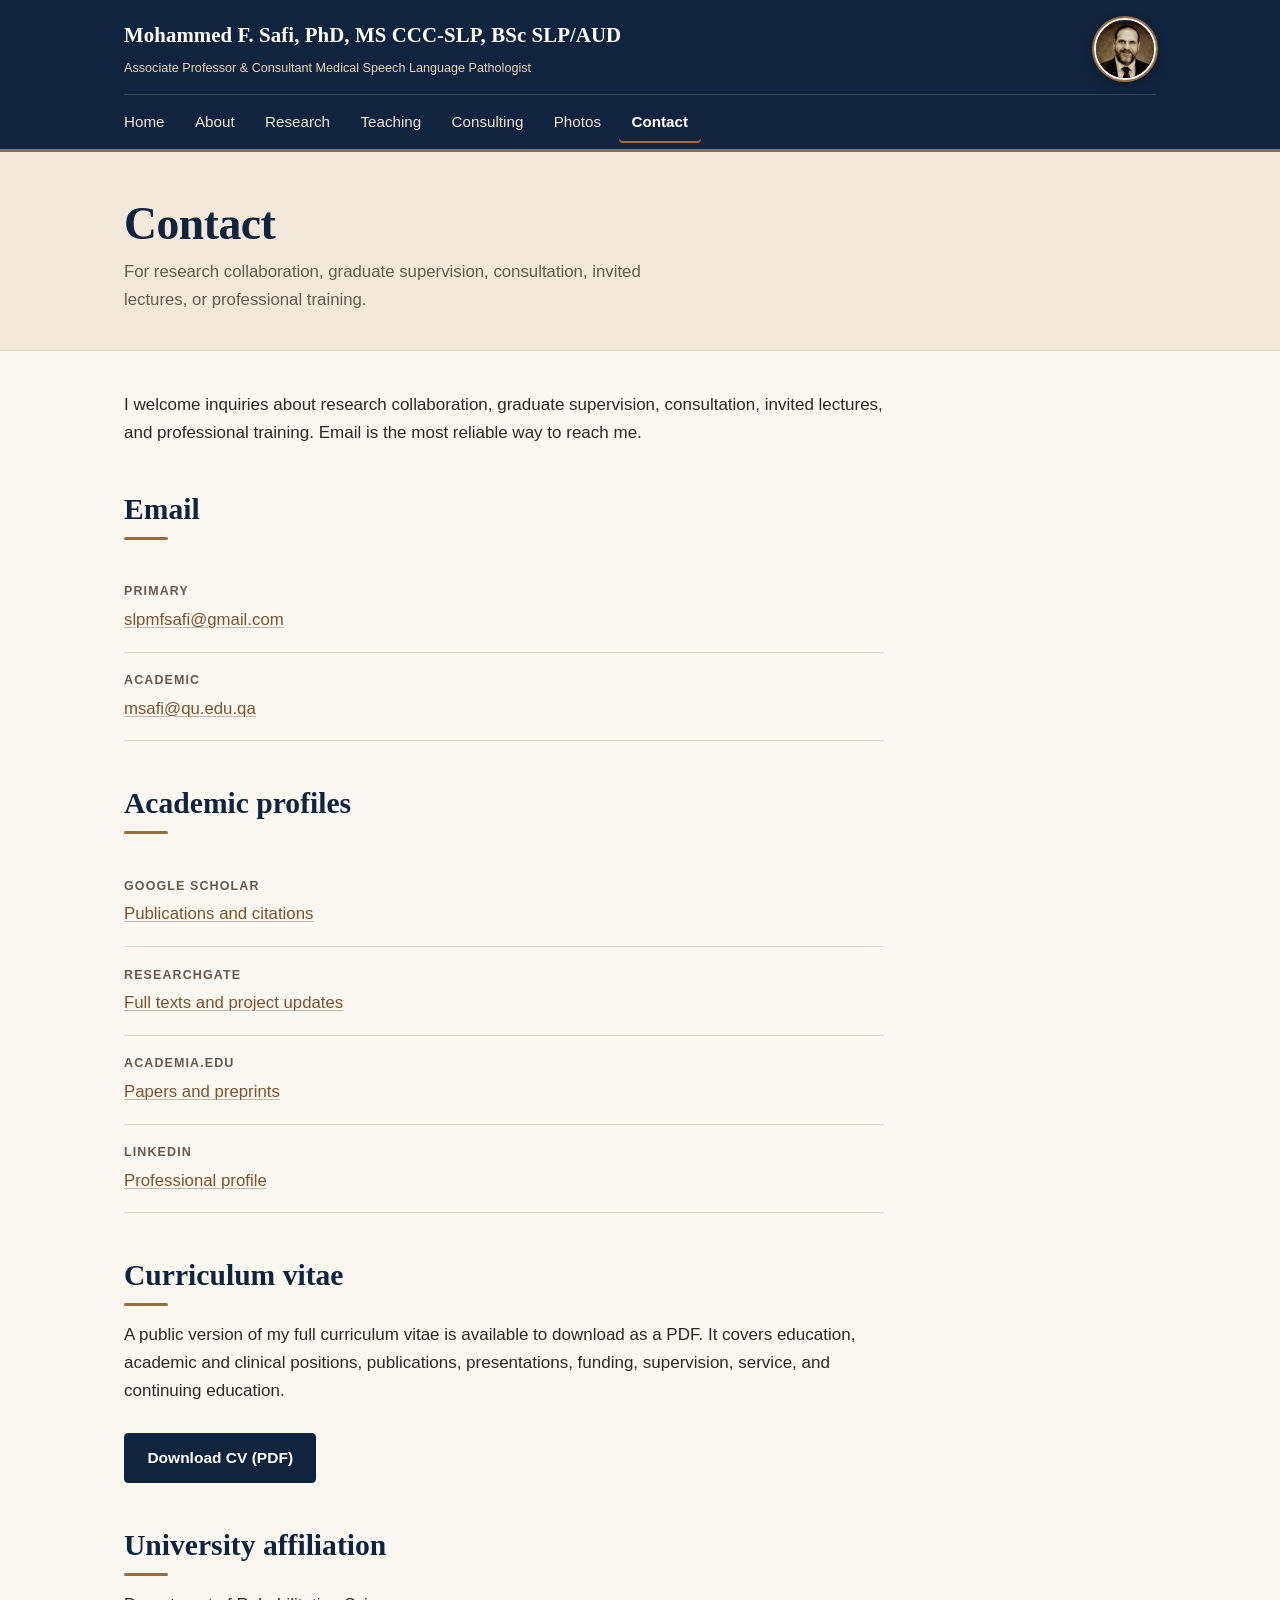
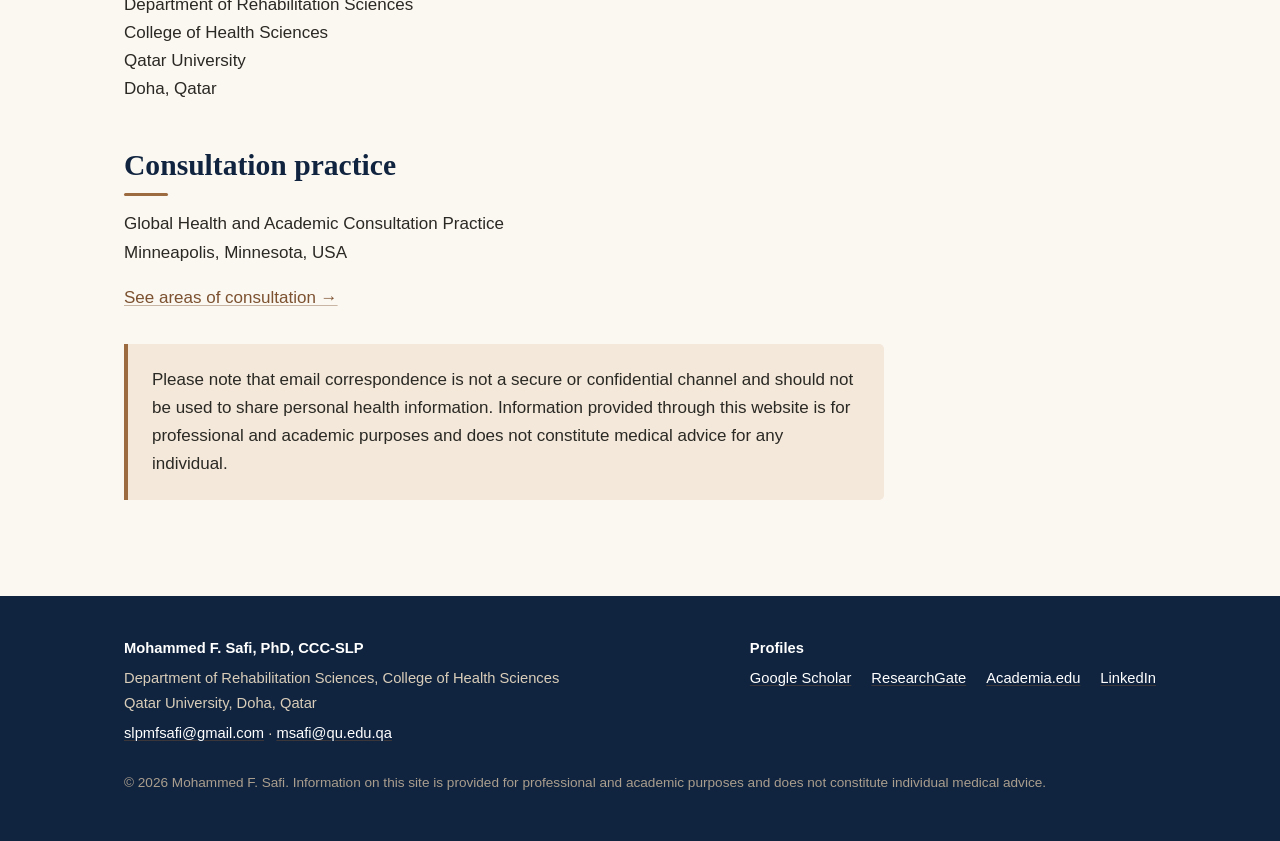
<file: contact.html>
<!DOCTYPE html>
<html lang="en">
<head>
<meta charset="utf-8">
<meta name="viewport" content="width=device-width, initial-scale=1">
<title>Contact | Dr. Mohammed F. Safi, PhD, CCC-SLP</title>
<meta name="description" content="Contact Dr. Mohammed F. Safi, Associate Professor of Speech-Language Pathology at Qatar University, for research collaboration, consultation, or professional training. Email, academic profiles, and downloadable CV.">
<link rel="canonical" href="https://slpmfsafi.github.io/contact.html">
<meta property="og:type" content="article">
<meta property="og:title" content="Contact | Dr. Mohammed F. Safi, PhD, CCC-SLP">
<meta property="og:description" content="Contact Dr. Mohammed F. Safi, Associate Professor of Speech-Language Pathology at Qatar University, for research collaboration, consultation, or professional training. Email, academic profiles, and downloadable CV.">
<meta property="og:image" content="https://slpmfsafi.github.io/assets/headshot.jpg">
<meta property="og:url" content="https://slpmfsafi.github.io/contact.html">
<meta name="twitter:card" content="summary">
<link rel="icon" href="assets/favicon.svg" type="image/svg+xml">
<link rel="apple-touch-icon" href="assets/headshot-small.jpg">
<link rel="stylesheet" href="assets/style.css?v=48bb36c5">
</head>
<body>
<a class="skip-link" href="#main">Skip to main content</a>

<header class="site-header">
  <div class="wrap header-inner">
    <a class="brand" href="index.html">
      <span class="brand-name">Mohammed F. Safi, PhD, MS CCC-SLP, BSc SLP/AUD</span>
      <span class="brand-role">Associate Professor &amp; Consultant Medical Speech Language Pathologist</span>
      <img class="brand-photo" src="assets/headshot-small.jpg" alt="" width="360" height="360">
    </a>
    <nav class="site-nav" aria-label="Main">
      <ul>
        <li><a href="index.html">Home</a></li>
        <li><a href="about.html">About</a></li>
        <li><a href="research.html">Research</a></li>
        <li><a href="teaching.html">Teaching</a></li>
        <li><a href="consulting.html">Consulting</a></li>
        <li><a href="photos.html">Photos</a></li>
        <li><a href="contact.html" aria-current="page">Contact</a></li>
      </ul>
    </nav>
  </div>
</header>

<main id="main">
  <div class="page-head">
    <div class="wrap">
      <h1>Contact</h1>
      <p>For research collaboration, graduate supervision, consultation, invited lectures, or professional training.</p>
    </div>
  </div>

  <div class="wrap">

    <div class="narrow">
      <p>I welcome inquiries about research collaboration, graduate supervision, consultation, invited lectures, and professional training. Email is the most reliable way to reach me.</p>

      <h2>Email</h2>
      <ul class="contact-list">
        <li>
          <span class="k">Primary</span>
          <span class="v"><a href="mailto:slpmfsafi@gmail.com">slpmfsafi@gmail.com</a></span>
        </li>
        <li>
          <span class="k">Academic</span>
          <span class="v"><a href="mailto:msafi@qu.edu.qa">msafi@qu.edu.qa</a></span>
        </li>
      </ul>

      <h2>Academic profiles</h2>
      <ul class="contact-list">
        <li>
          <span class="k">Google Scholar</span>
          <span class="v"><a href="https://scholar.google.com/citations?user=mkrERxgAAAAJ">Publications and citations</a></span>
        </li>
        <li>
          <span class="k">ResearchGate</span>
          <span class="v"><a href="https://www.researchgate.net/profile/Mohammed_Safi7">Full texts and project updates</a></span>
        </li>
        <li>
          <span class="k">Academia.edu</span>
          <span class="v"><a href="https://fontbonne.academia.edu/MohammedSafi">Papers and preprints</a></span>
        </li>
        <li>
          <span class="k">LinkedIn</span>
          <span class="v"><a href="https://www.linkedin.com/in/mohammed-safi-00587445/">Professional profile</a></span>
        </li>
      </ul>

      <h2>Curriculum vitae</h2>
      <p>A public version of my full curriculum vitae is available to download as a PDF. It covers education, academic and clinical positions, publications, presentations, funding, supervision, service, and continuing education.</p>
      <div class="btn-row">
        <a class="btn" href="Mohammed-F-Safi-CV.pdf">Download CV (PDF)</a>
      </div>

      <h2>University affiliation</h2>
      <p>Department of Rehabilitation Sciences<br>
      College of Health Sciences<br>
      Qatar University<br>
      Doha, Qatar</p>

      <h2>Consultation practice</h2>
      <p>Global Health and Academic Consultation Practice<br>
      Minneapolis, Minnesota, USA</p>
      <p><a href="consulting.html">See areas of consultation &rarr;</a></p>

      <div class="callout">
        <p>Please note that email correspondence is not a secure or confidential channel and should not be used to share personal health information. Information provided through this website is for professional and academic purposes and does not constitute medical advice for any individual.</p>
      </div>
    </div>

  </div>
</main>

<footer class="site-footer">
  <div class="wrap footer-inner">
    <div>
      <p><strong style="color:#fff">Mohammed F. Safi, PhD, CCC-SLP</strong></p>
      <p>Department of Rehabilitation Sciences, College of Health Sciences<br>Qatar University, Doha, Qatar</p>
      <p><a href="mailto:slpmfsafi@gmail.com">slpmfsafi@gmail.com</a> &middot; <a href="mailto:msafi@qu.edu.qa">msafi@qu.edu.qa</a></p>
    </div>
    <div>
      <p><strong style="color:#fff">Profiles</strong></p>
      <ul>
        <li><a href="https://scholar.google.com/citations?user=mkrERxgAAAAJ">Google Scholar</a></li>
        <li><a href="https://www.researchgate.net/profile/Mohammed_Safi7">ResearchGate</a></li>
        <li><a href="https://fontbonne.academia.edu/MohammedSafi">Academia.edu</a></li>
        <li><a href="https://www.linkedin.com/in/mohammed-safi-00587445/">LinkedIn</a></li>
      </ul>
    </div>
  </div>
  <div class="wrap"><p class="fine">&copy; 2026 Mohammed F. Safi. Information on this site is provided for professional and academic purposes and does not constitute individual medical advice.</p></div>
</footer>
</body>
</html>
</file>
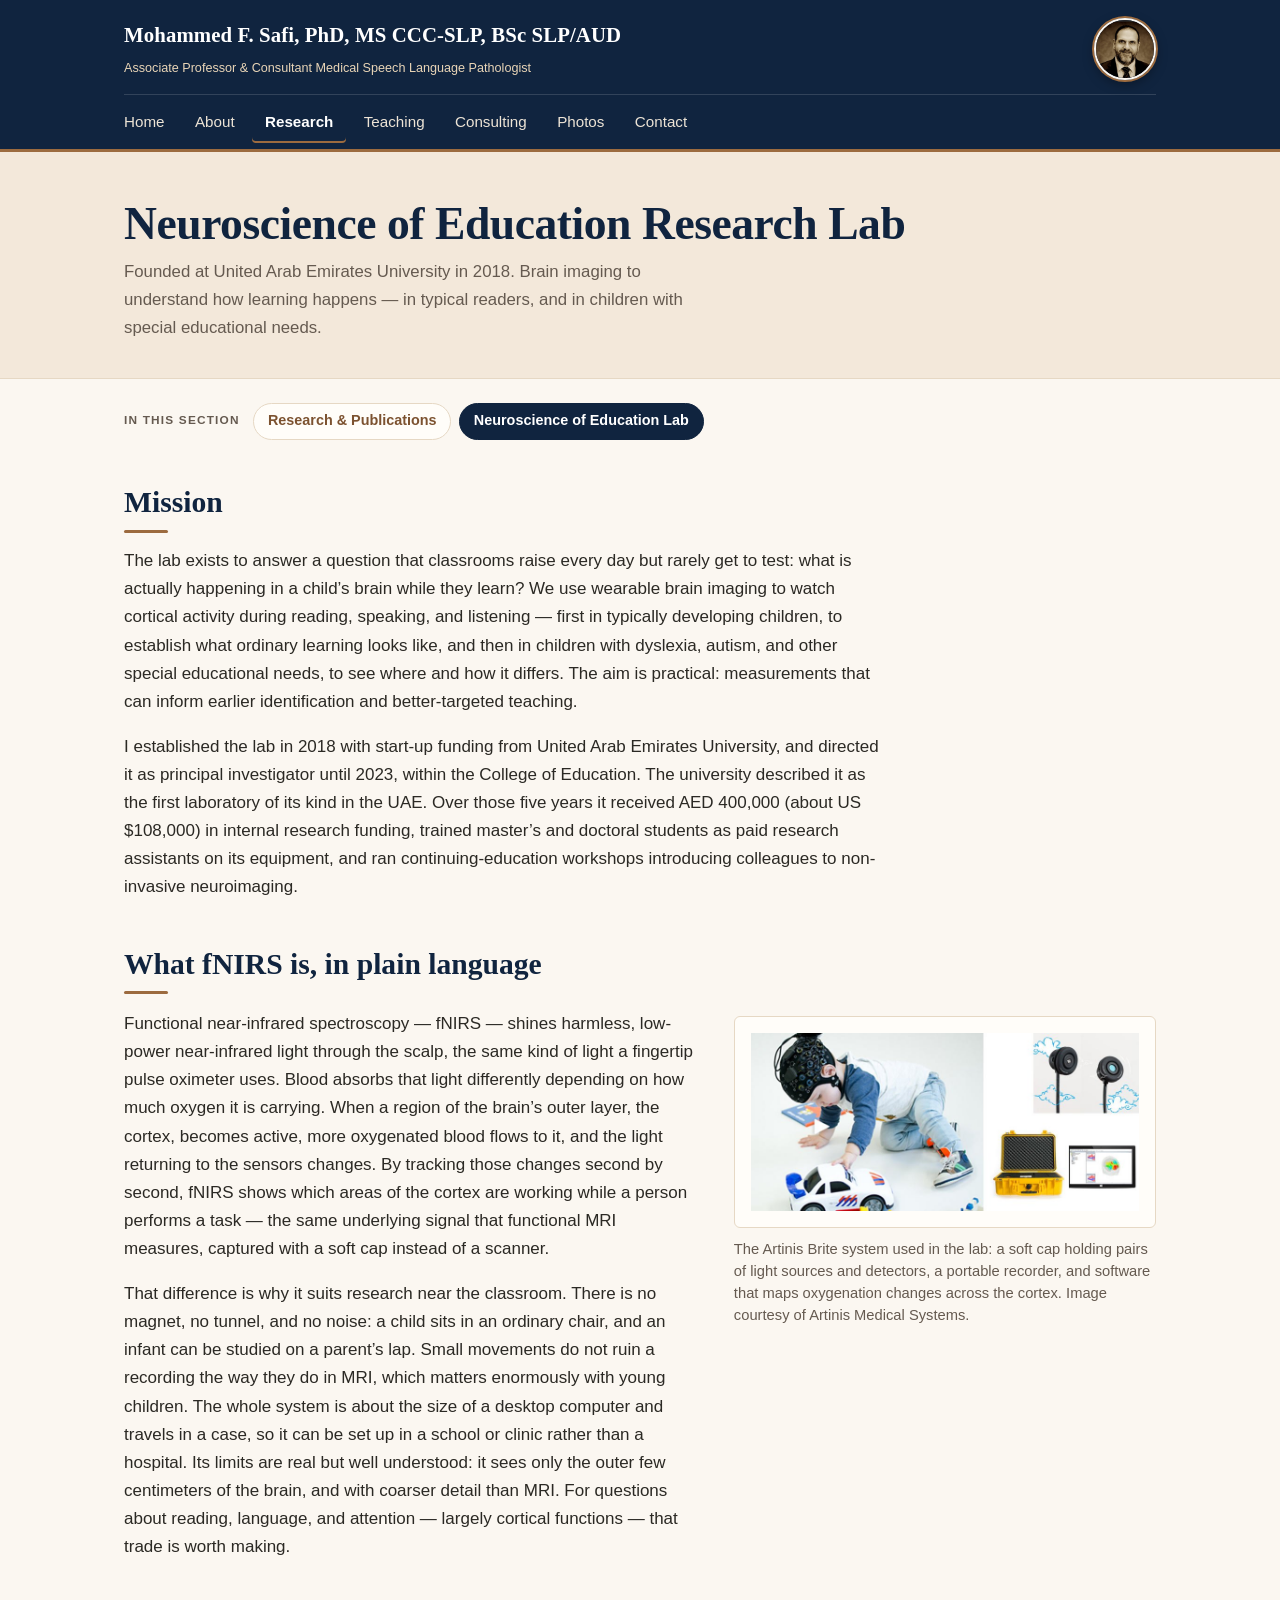
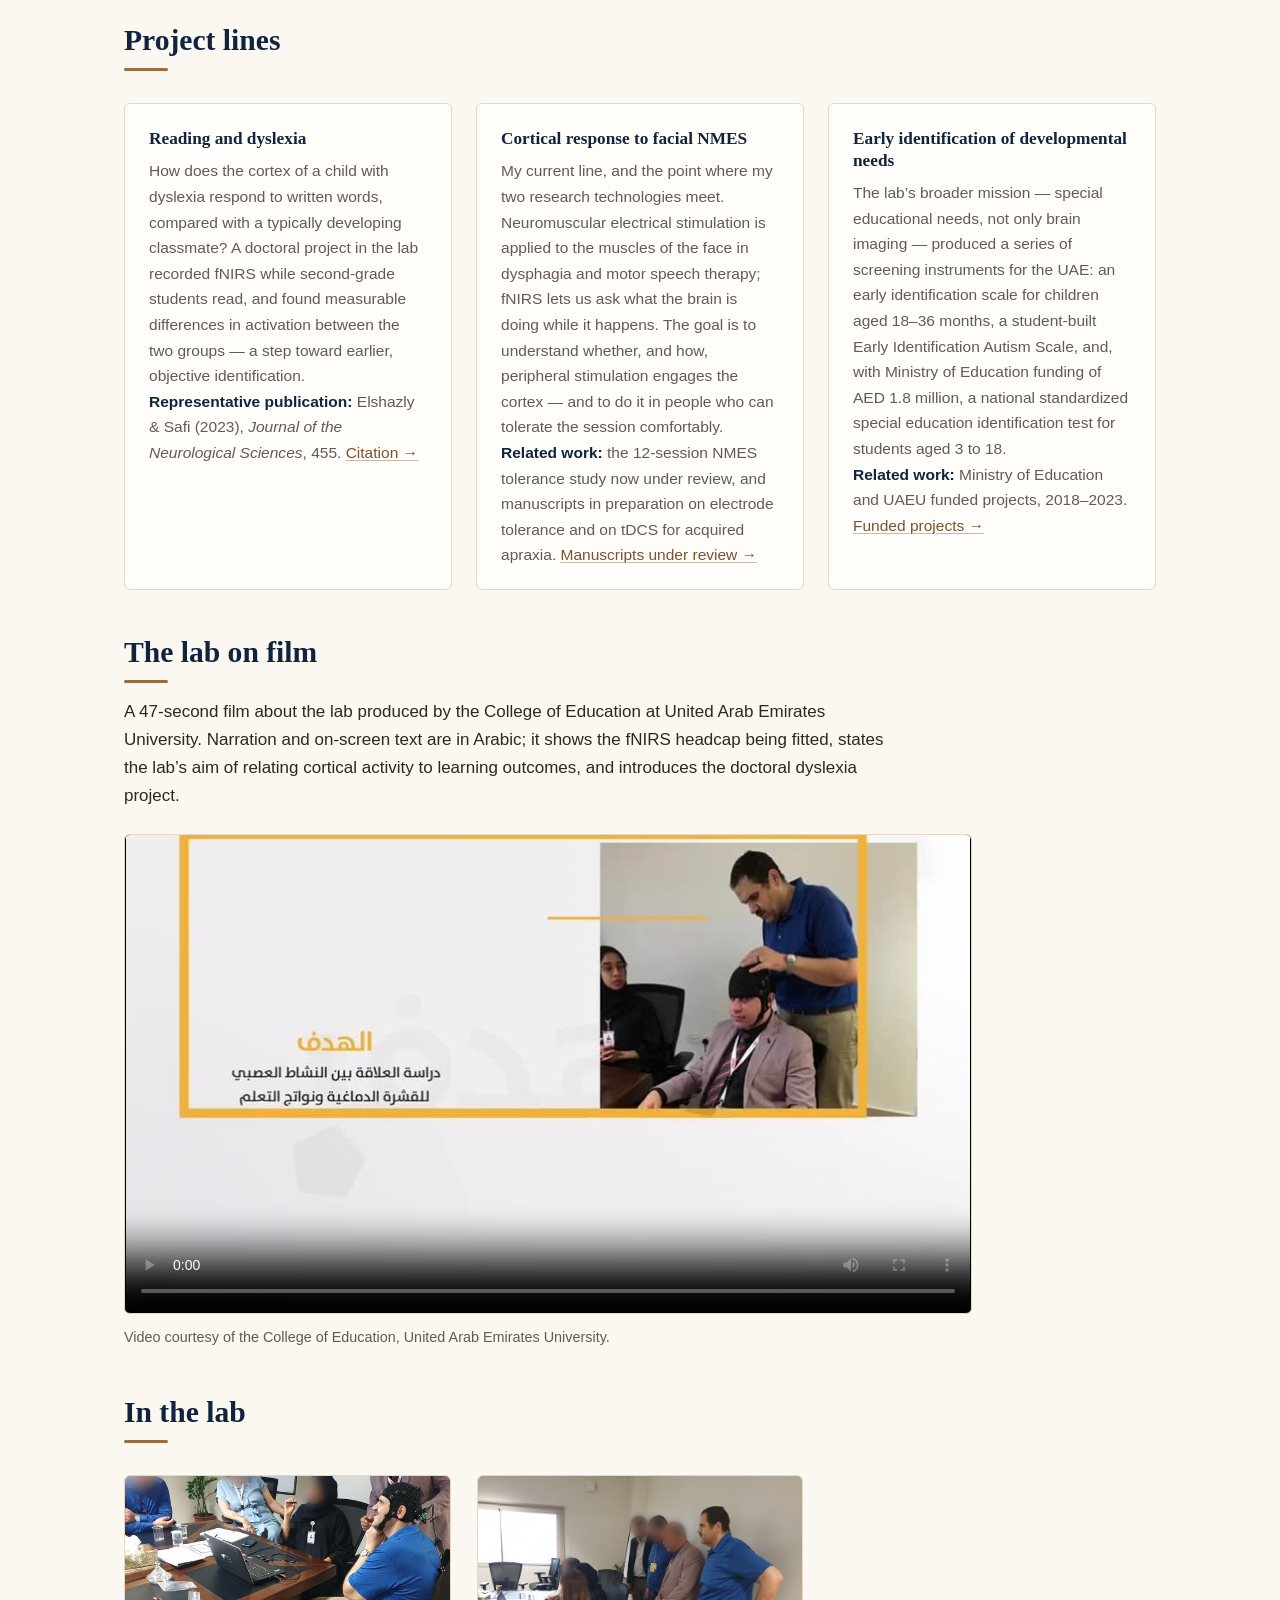
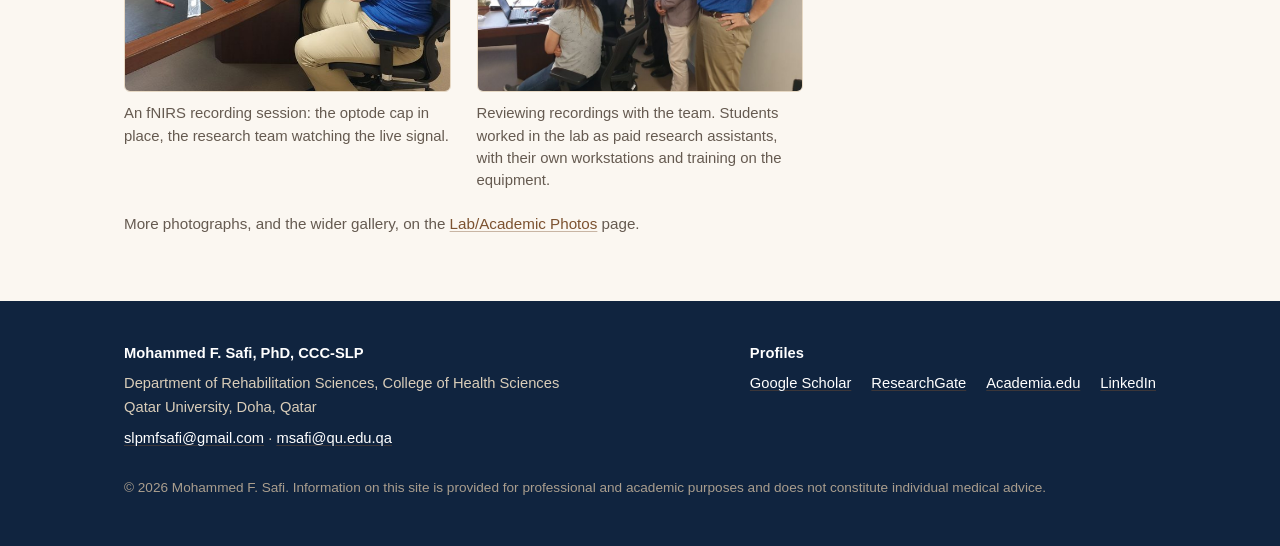
<file: lab.html>
<!DOCTYPE html>
<html lang="en">
<head>
<meta charset="utf-8">
<meta name="viewport" content="width=device-width, initial-scale=1">
<title>Neuroscience of Education Research Lab | Dr. Mohammed F. Safi, PhD, CCC-SLP</title>
<meta name="description" content="The Neuroscience of Education Research Lab, founded at United Arab Emirates University in 2018: using fNIRS brain imaging to understand how learning happens in typical readers and in children with special educational needs, with work continuing at Qatar University.">
<link rel="canonical" href="https://slpmfsafi.github.io/lab.html">
<meta property="og:type" content="article">
<meta property="og:title" content="Neuroscience of Education Research Lab | Dr. Mohammed F. Safi">
<meta property="og:description" content="Brain imaging to understand how learning happens, in typical readers and in children with special educational needs.">
<meta property="og:image" content="https://slpmfsafi.github.io/photos/neuroscience-lab-poster.jpg">
<meta property="og:url" content="https://slpmfsafi.github.io/lab.html">
<meta name="twitter:card" content="summary_large_image">
<link rel="icon" href="assets/favicon.svg" type="image/svg+xml">
<link rel="apple-touch-icon" href="assets/headshot-small.jpg">
<link rel="stylesheet" href="assets/style.css?v=48bb36c5">
</head>
<body>
<a class="skip-link" href="#main">Skip to main content</a>

<header class="site-header">
  <div class="wrap header-inner">
    <a class="brand" href="index.html">
      <span class="brand-name">Mohammed F. Safi, PhD, MS CCC-SLP, BSc SLP/AUD</span>
      <span class="brand-role">Associate Professor &amp; Consultant Medical Speech Language Pathologist</span>
      <img class="brand-photo" src="assets/headshot-small.jpg" alt="" width="360" height="360">
    </a>
    <nav class="site-nav" aria-label="Main">
      <ul>
        <li><a href="index.html">Home</a></li>
        <li><a href="about.html">About</a></li>
        <li><a href="research.html" aria-current="true">Research</a></li>
        <li><a href="teaching.html">Teaching</a></li>
        <li><a href="consulting.html">Consulting</a></li>
        <li><a href="photos.html">Photos</a></li>
        <li><a href="contact.html">Contact</a></li>
      </ul>
    </nav>
  </div>
</header>

<main id="main">
  <div class="page-head">
    <div class="wrap">
      <h1>Neuroscience of Education Research Lab</h1>
      <p>Founded at United Arab Emirates University in 2018. Brain imaging to understand how learning happens &mdash; in typical readers, and in children with special educational needs.</p>
    </div>
  </div>

  <div class="wrap">
    <nav class="subnav" aria-label="Research section">
      <span class="lbl">In this section</span>
      <a href="research.html">Research &amp; Publications</a>
      <a href="lab.html" aria-current="page">Neuroscience of Education Lab</a>
    </nav>

    <div class="narrow">
      <h2 id="mission">Mission</h2>
      <p>The lab exists to answer a question that classrooms raise every day but rarely get to test: what is actually happening in a child&rsquo;s brain while they learn? We use wearable brain imaging to watch cortical activity during reading, speaking, and listening &mdash; first in typically developing children, to establish what ordinary learning looks like, and then in children with dyslexia, autism, and other special educational needs, to see where and how it differs. The aim is practical: measurements that can inform earlier identification and better-targeted teaching.</p>
      <p>I established the lab in 2018 with start-up funding from United Arab Emirates University, and directed it as principal investigator until 2023, within the College of Education. The university described it as the first laboratory of its kind in the UAE. Over those five years it received AED 400,000 (about US $108,000) in internal research funding, trained master&rsquo;s and doctoral students as paid research assistants on its equipment, and ran continuing-education workshops introducing colleagues to non-invasive neuroimaging.</p>
    </div>

    <h2 id="fnirs">What fNIRS is, in plain language</h2>
    <div class="lab-split">
      <div>
        <p>Functional near-infrared spectroscopy &mdash; fNIRS &mdash; shines harmless, low-power near-infrared light through the scalp, the same kind of light a fingertip pulse oximeter uses. Blood absorbs that light differently depending on how much oxygen it is carrying. When a region of the brain&rsquo;s outer layer, the cortex, becomes active, more oxygenated blood flows to it, and the light returning to the sensors changes. By tracking those changes second by second, fNIRS shows which areas of the cortex are working while a person performs a task &mdash; the same underlying signal that functional MRI measures, captured with a soft cap instead of a scanner.</p>
        <p>That difference is why it suits research near the classroom. There is no magnet, no tunnel, and no noise: a child sits in an ordinary chair, and an infant can be studied on a parent&rsquo;s lap. Small movements do not ruin a recording the way they do in MRI, which matters enormously with young children. The whole system is about the size of a desktop computer and travels in a case, so it can be set up in a school or clinic rather than a hospital. Its limits are real but well understood: it sees only the outer few centimeters of the brain, and with coarser detail than MRI. For questions about reading, language, and attention &mdash; largely cortical functions &mdash; that trade is worth making.</p>
      </div>
      <figure class="fig">
        <a href="assets/research/fnirs-artinis-brite.jpg">
          <img src="assets/research/fnirs-artinis-brite.jpg" width="830" height="380" loading="lazy"
               alt="Montage: a toddler wearing a black fNIRS cap studded with optodes plays with a toy car; a close-up of two optode heads; a yellow hard case beside a tablet showing a colored map of brain activity.">
        </a>
        <figcaption>The Artinis Brite system used in the lab: a soft cap holding pairs of light sources and detectors, a portable recorder, and software that maps oxygenation changes across the cortex. Image courtesy of Artinis Medical Systems.</figcaption>
      </figure>
    </div>

    <h2 id="projects">Project lines</h2>
    <div class="cards">
      <div class="card">
        <h3>Reading and dyslexia</h3>
        <p>How does the cortex of a child with dyslexia respond to written words, compared with a typically developing classmate? A doctoral project in the lab recorded fNIRS while second-grade students read, and found measurable differences in activation between the two groups &mdash; a step toward earlier, objective identification.</p>
        <p><strong>Representative publication:</strong> Elshazly &amp; Safi (2023), <em>Journal of the Neurological Sciences</em>, 455. <a href="research.html#y2023">Citation &rarr;</a></p>
      </div>
      <div class="card">
        <h3>Cortical response to facial NMES</h3>
        <p>My current line, and the point where my two research technologies meet. Neuromuscular electrical stimulation is applied to the muscles of the face in dysphagia and motor speech therapy; fNIRS lets us ask what the brain is doing while it happens. The goal is to understand whether, and how, peripheral stimulation engages the cortex &mdash; and to do it in people who can tolerate the session comfortably.</p>
        <p><strong>Related work:</strong> the 12-session NMES tolerance study now under review, and manuscripts in preparation on electrode tolerance and on tDCS for acquired apraxia. <a href="research.html#under-review">Manuscripts under review &rarr;</a></p>
      </div>
      <div class="card">
        <h3>Early identification of developmental needs</h3>
        <p>The lab&rsquo;s broader mission &mdash; special educational needs, not only brain imaging &mdash; produced a series of screening instruments for the UAE: an early identification scale for children aged 18&ndash;36 months, a student-built Early Identification Autism Scale, and, with Ministry of Education funding of AED 1.8 million, a national standardized special education identification test for students aged 3 to 18.</p>
        <p><strong>Related work:</strong> Ministry of Education and UAEU funded projects, 2018&ndash;2023. <a href="research.html#funding">Funded projects &rarr;</a></p>
      </div>
    </div>

    <h2 id="film">The lab on film</h2>
    <div class="narrow">
      <p>A 47-second film about the lab produced by the College of Education at United Arab Emirates University. Narration and on-screen text are in Arabic; it shows the fNIRS headcap being fitted, states the lab&rsquo;s aim of relating cortical activity to learning outcomes, and introduces the doctoral dyslexia project.</p>
    </div>
    <div class="video-wrap">
      <video controls preload="metadata" width="848" height="480" poster="photos/neuroscience-lab-poster.jpg">
        <source src="photos/neuroscience-lab.mp4" type="video/mp4">
        Your browser does not support embedded video. <a href="photos/neuroscience-lab.mp4">Download the film (MP4, 5.6&nbsp;MB)</a>.
      </video>
    </div>
    <p class="video-note">Video courtesy of the College of Education, United Arab Emirates University.</p>

    <h2 id="photos">In the lab</h2>
    <div class="gallery">
      <figure class="shot">
        <a href="photos/team-meeting.jpg?v=blur1">
          <img src="photos/team-meeting-thumb.jpg?v=blur1" width="570" height="760" loading="lazy" alt="A volunteer wearing a head cap fitted with optical sensors sits beside a conference table while four colleagues observe and a whiteboard diagram is visible behind them.">
        </a>
        <figcaption>An fNIRS recording session: the optode cap in place, the research team watching the live signal.</figcaption>
      </figure>
      <figure class="shot">
        <a href="photos/research-lab-demonstration.jpg?v=blur1">
          <img src="photos/research-lab-demonstration-thumb.jpg?v=blur1" width="760" height="570" loading="lazy" alt="Four colleagues stand behind two seated researchers working at laptops in a meeting room.">
        </a>
        <figcaption>Reviewing recordings with the team. Students worked in the lab as paid research assistants, with their own workstations and training on the equipment.</figcaption>
      </figure>
    </div>
    <p class="selected-note">More photographs, and the wider gallery, on the <a href="photos.html">Lab/Academic Photos</a> page.</p>

  </div>
</main>

<footer class="site-footer">
  <div class="wrap footer-inner">
    <div>
      <p><strong style="color:#fff">Mohammed F. Safi, PhD, CCC-SLP</strong></p>
      <p>Department of Rehabilitation Sciences, College of Health Sciences<br>Qatar University, Doha, Qatar</p>
      <p><a href="mailto:slpmfsafi@gmail.com">slpmfsafi@gmail.com</a> &middot; <a href="mailto:msafi@qu.edu.qa">msafi@qu.edu.qa</a></p>
    </div>
    <div>
      <p><strong style="color:#fff">Profiles</strong></p>
      <ul>
        <li><a href="https://scholar.google.com/citations?user=mkrERxgAAAAJ">Google Scholar</a></li>
        <li><a href="https://www.researchgate.net/profile/Mohammed_Safi7">ResearchGate</a></li>
        <li><a href="https://fontbonne.academia.edu/MohammedSafi">Academia.edu</a></li>
        <li><a href="https://www.linkedin.com/in/mohammed-safi-00587445/">LinkedIn</a></li>
      </ul>
    </div>
  </div>
  <div class="wrap"><p class="fine">&copy; 2026 Mohammed F. Safi. Information on this site is provided for professional and academic purposes and does not constitute individual medical advice.</p></div>
</footer>

</body>
</html>
</file>
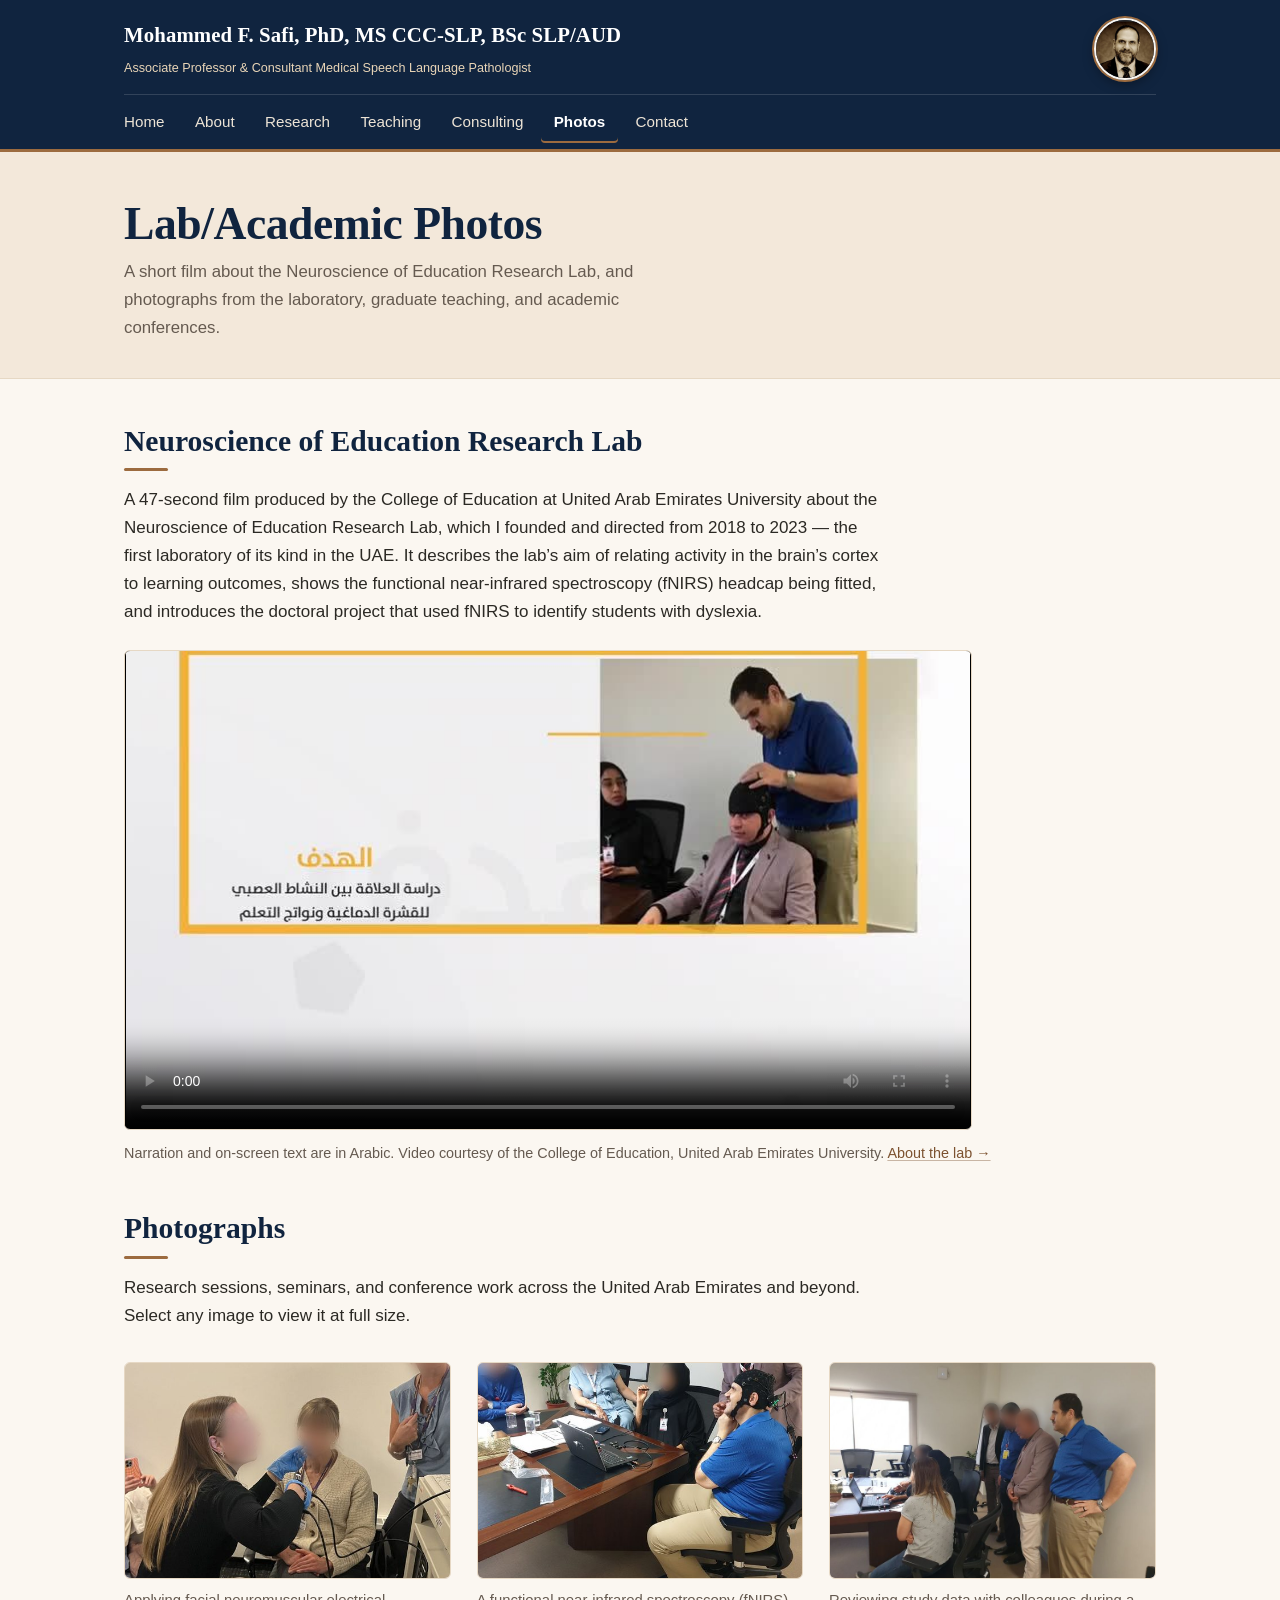
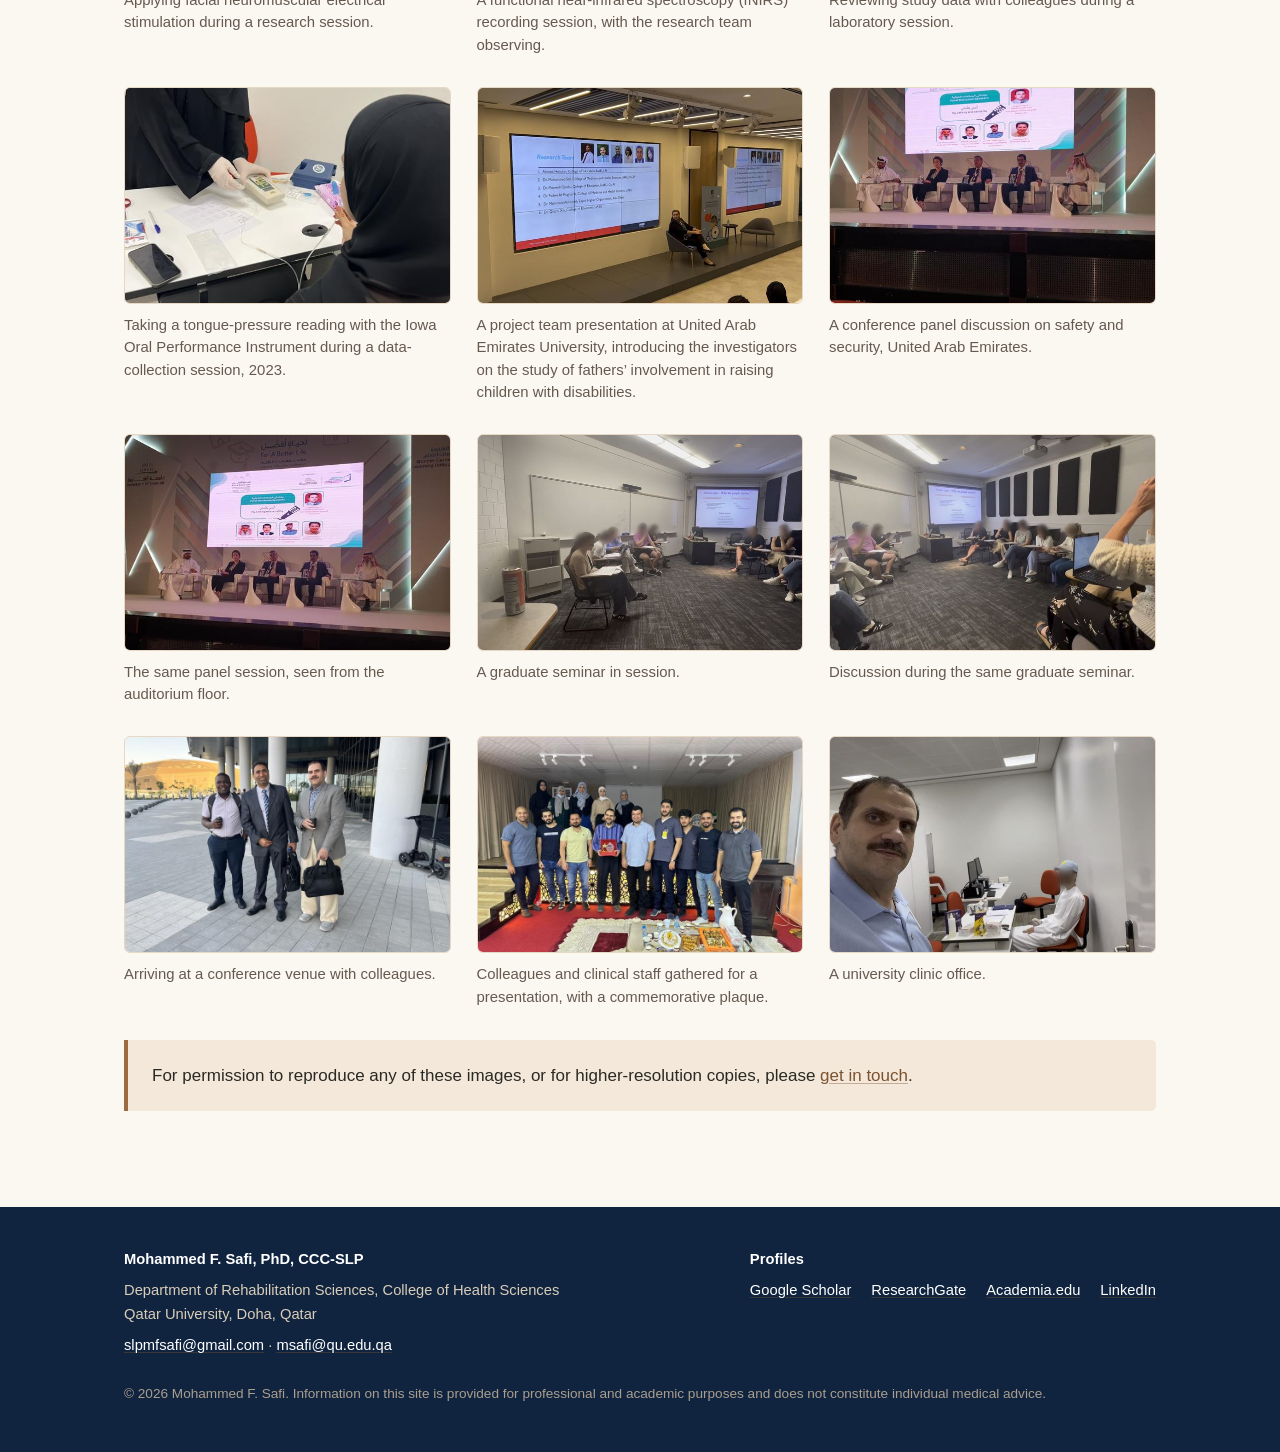
<file: photos.html>
<!DOCTYPE html>
<html lang="en">
<head>
<meta charset="utf-8">
<meta name="viewport" content="width=device-width, initial-scale=1">
<title>Lab/Academic Photos | Dr. Mohammed F. Safi, PhD, CCC-SLP</title>
<meta name="description" content="A short film about the Neuroscience of Education Research Lab at United Arab Emirates University, and photographs from the laboratory, graduate teaching, and conferences of Dr. Mohammed F. Safi.">
<link rel="canonical" href="https://slpmfsafi.github.io/photos.html">
<meta property="og:type" content="article">
<meta property="og:title" content="Lab/Academic Photos | Dr. Mohammed F. Safi">
<meta property="og:description" content="Photographs from the research laboratory, graduate teaching, and academic conferences of Dr. Mohammed F. Safi.">
<meta property="og:image" content="https://slpmfsafi.github.io/photos/nmes-lab-session.jpg?v=blur1">
<meta property="og:url" content="https://slpmfsafi.github.io/photos.html">
<meta name="twitter:card" content="summary">
<link rel="icon" href="assets/favicon.svg" type="image/svg+xml">
<link rel="apple-touch-icon" href="assets/headshot-small.jpg">
<link rel="stylesheet" href="assets/style.css?v=48bb36c5">
</head>
<body>
<a class="skip-link" href="#main">Skip to main content</a>

<header class="site-header">
  <div class="wrap header-inner">
    <a class="brand" href="index.html">
      <span class="brand-name">Mohammed F. Safi, PhD, MS CCC-SLP, BSc SLP/AUD</span>
      <span class="brand-role">Associate Professor &amp; Consultant Medical Speech Language Pathologist</span>
      <img class="brand-photo" src="assets/headshot-small.jpg" alt="" width="360" height="360">
    </a>
    <nav class="site-nav" aria-label="Main">
      <ul>
        <li><a href="index.html">Home</a></li>
        <li><a href="about.html">About</a></li>
        <li><a href="research.html">Research</a></li>
        <li><a href="teaching.html">Teaching</a></li>
        <li><a href="consulting.html">Consulting</a></li>
        <li><a href="photos.html" aria-current="page">Photos</a></li>
        <li><a href="contact.html">Contact</a></li>
      </ul>
    </nav>
  </div>
</header>

<main id="main">
  <div class="page-head">
    <div class="wrap">
      <h1>Lab/Academic Photos</h1>
      <p>A short film about the Neuroscience of Education Research Lab, and photographs from the laboratory, graduate teaching, and academic conferences.</p>
    </div>
  </div>

  <div class="wrap">
    <h2 id="video">Neuroscience of Education Research Lab</h2>
    <div class="narrow">
      <p>A 47-second film produced by the College of Education at United Arab Emirates University about the Neuroscience of Education Research Lab, which I founded and directed from 2018 to 2023 &mdash; the first laboratory of its kind in the UAE. It describes the lab&rsquo;s aim of relating activity in the brain&rsquo;s cortex to learning outcomes, shows the functional near-infrared spectroscopy (fNIRS) headcap being fitted, and introduces the doctoral project that used fNIRS to identify students with dyslexia.</p>
    </div>
    <div class="video-wrap">
      <video controls preload="metadata" width="848" height="480" poster="photos/neuroscience-lab-poster.jpg">
        <source src="photos/neuroscience-lab.mp4" type="video/mp4">
        Your browser does not support embedded video. <a href="photos/neuroscience-lab.mp4">Download the film (MP4, 5.6&nbsp;MB)</a>.
      </video>
    </div>
    <p class="video-note">Narration and on-screen text are in Arabic. Video courtesy of the College of Education, United Arab Emirates University. <a href="lab.html">About the lab &rarr;</a></p>

    <h2 id="photographs">Photographs</h2>
    <div class="narrow">
      <p>Research sessions, seminars, and conference work across the United Arab Emirates and beyond. Select any image to view it at full size.</p>
    </div>

    <div class="gallery">
      <figure class="shot">
        <a href="photos/nmes-lab-session.jpg?v=blur1">
          <img src="photos/nmes-lab-session-thumb.jpg?v=blur1" width="760" height="570" loading="lazy" alt="A researcher wearing a surgical glove positions a stimulation electrode against a seated volunteer's cheek while a colleague observes beside the equipment.">
        </a>
        <figcaption>Applying facial neuromuscular electrical stimulation during a research session.</figcaption>
      </figure>
      <figure class="shot">
        <a href="photos/team-meeting.jpg?v=blur1">
          <img src="photos/team-meeting-thumb.jpg?v=blur1" width="760" height="570" loading="lazy" alt="A volunteer wearing a head cap fitted with optical sensors sits beside a conference table while four colleagues observe and a whiteboard diagram is visible behind them.">
        </a>
        <figcaption>A functional near-infrared spectroscopy (fNIRS) recording session, with the research team observing.</figcaption>
      </figure>
      <figure class="shot">
        <a href="photos/research-lab-demonstration.jpg?v=blur1">
          <img src="photos/research-lab-demonstration-thumb.jpg?v=blur1" width="760" height="570" loading="lazy" alt="Four colleagues stand behind two seated researchers working at laptops in a meeting room.">
        </a>
        <figcaption>Reviewing study data with colleagues during a laboratory session.</figcaption>
      </figure>
      <figure class="shot">
        <a href="photos/tongue-pressure-session.jpg">
          <img src="photos/tongue-pressure-session-thumb.jpg" width="570" height="760" loading="lazy" alt="A researcher wearing gloves holds an IOPI device while a seated participant, seen from behind, holds the tongue bulb tube; a blue instrument case and record sheets lie on the desk between them.">
        </a>
        <figcaption>Taking a tongue-pressure reading with the Iowa Oral Performance Instrument during a data-collection session, 2023.</figcaption>
      </figure>
      <figure class="shot">
        <a href="photos/research-team-presentation.jpg">
          <img src="photos/research-team-presentation-thumb.jpg" width="760" height="570" loading="lazy" alt="A large video wall in a building atrium displays a slide headed Research Team, listing six named investigators, while a speaker sits on the stage beside it.">
        </a>
        <figcaption>A project team presentation at United Arab Emirates University, introducing the investigators on the study of fathers&rsquo; involvement in raising children with disabilities.</figcaption>
      </figure>
      <figure class="shot">
        <a href="photos/conference-panel-stage.jpg">
          <img src="photos/conference-panel-stage-thumb.jpg" width="760" height="570" loading="lazy" alt="Six panellists seated in a row of white chairs on a conference stage, with a bilingual Arabic and English slide displayed on the screen behind them.">
        </a>
        <figcaption>A conference panel discussion on safety and security, United Arab Emirates.</figcaption>
      </figure>
      <figure class="shot">
        <a href="photos/conference-panel-wide.jpg">
          <img src="photos/conference-panel-wide-thumb.jpg" width="760" height="570" loading="lazy" alt="The same conference stage photographed from further back in the auditorium, showing the full width of the screen and set.">
        </a>
        <figcaption>The same panel session, seen from the auditorium floor.</figcaption>
      </figure>
      <figure class="shot">
        <a href="photos/seminar-classroom.jpg?v=blur1">
          <img src="photos/seminar-classroom-thumb.jpg?v=blur1" width="760" height="570" loading="lazy" alt="Students seated in a semicircle in a university classroom, facing a projected slide.">
        </a>
        <figcaption>A graduate seminar in session.</figcaption>
      </figure>
      <figure class="shot">
        <a href="photos/seminar-discussion.jpg?v=blur1">
          <img src="photos/seminar-discussion-thumb.jpg?v=blur1" width="760" height="570" loading="lazy" alt="The same classroom photographed from the opposite side, with a participant in the foreground speaking and gesturing.">
        </a>
        <figcaption>Discussion during the same graduate seminar.</figcaption>
      </figure>
      <figure class="shot">
        <a href="photos/conference-arrival.jpg">
          <img src="photos/conference-arrival-thumb.jpg" width="760" height="570" loading="lazy" alt="Three colleagues in suits, carrying laptop bags, standing outside a modern glass conference center with hills in the distance.">
        </a>
        <figcaption>Arriving at a conference venue with colleagues.</figcaption>
      </figure>
      <figure class="shot">
        <a href="photos/colleagues-plaque-presentation.jpg">
          <img src="photos/colleagues-plaque-presentation-thumb.jpg" width="760" height="570" loading="lazy" alt="A group of about fourteen colleagues, several in clinical scrubs, standing in two rows on a small stage in an auditorium; the person at the center holds a commemorative plaque, and a table of dates and sweets sits in the foreground.">
        </a>
        <figcaption>Colleagues and clinical staff gathered for a presentation, with a commemorative plaque.</figcaption>
      </figure>
      <figure class="shot">
        <a href="photos/clinic-visit.jpg?v=blur1">
          <img src="photos/clinic-visit-thumb.jpg?v=blur1" width="760" height="570" loading="lazy" alt="A man in a light blue shirt photographed in the foreground of a clinic office, with a seated colleague at a desk behind him.">
        </a>
        <figcaption>A university clinic office.</figcaption>
      </figure>
    </div>

    <div class="callout">
      <p>For permission to reproduce any of these images, or for higher-resolution copies, please <a href="contact.html">get in touch</a>.</p>
    </div>
  </div>
</main>

<footer class="site-footer">
  <div class="wrap footer-inner">
    <div>
      <p><strong style="color:#fff">Mohammed F. Safi, PhD, CCC-SLP</strong></p>
      <p>Department of Rehabilitation Sciences, College of Health Sciences<br>Qatar University, Doha, Qatar</p>
      <p><a href="mailto:slpmfsafi@gmail.com">slpmfsafi@gmail.com</a> &middot; <a href="mailto:msafi@qu.edu.qa">msafi@qu.edu.qa</a></p>
    </div>
    <div>
      <p><strong style="color:#fff">Profiles</strong></p>
      <ul>
        <li><a href="https://scholar.google.com/citations?user=mkrERxgAAAAJ">Google Scholar</a></li>
        <li><a href="https://www.researchgate.net/profile/Mohammed_Safi7">ResearchGate</a></li>
        <li><a href="https://fontbonne.academia.edu/MohammedSafi">Academia.edu</a></li>
        <li><a href="https://www.linkedin.com/in/mohammed-safi-00587445/">LinkedIn</a></li>
      </ul>
    </div>
  </div>
  <div class="wrap"><p class="fine">&copy; 2026 Mohammed F. Safi. Information on this site is provided for professional and academic purposes and does not constitute individual medical advice.</p></div>
</footer>

</body>
</html>
</file>
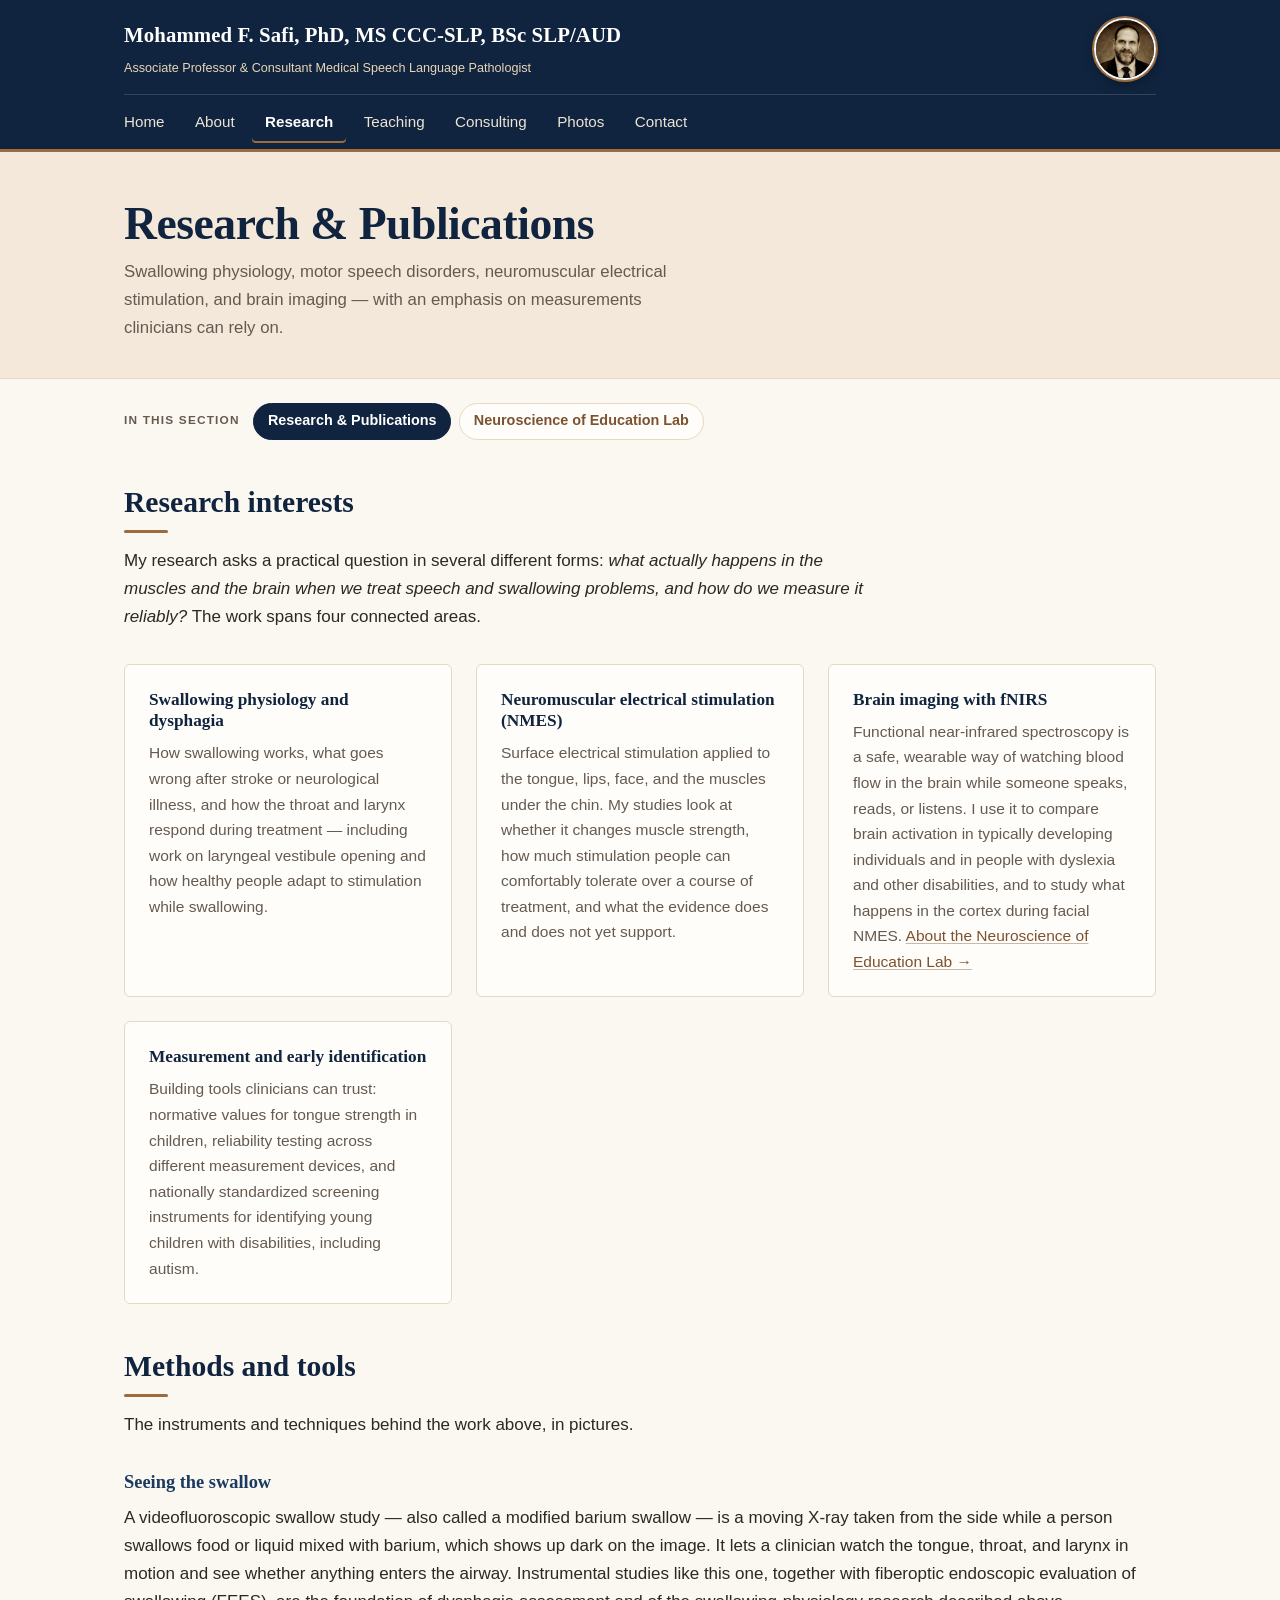
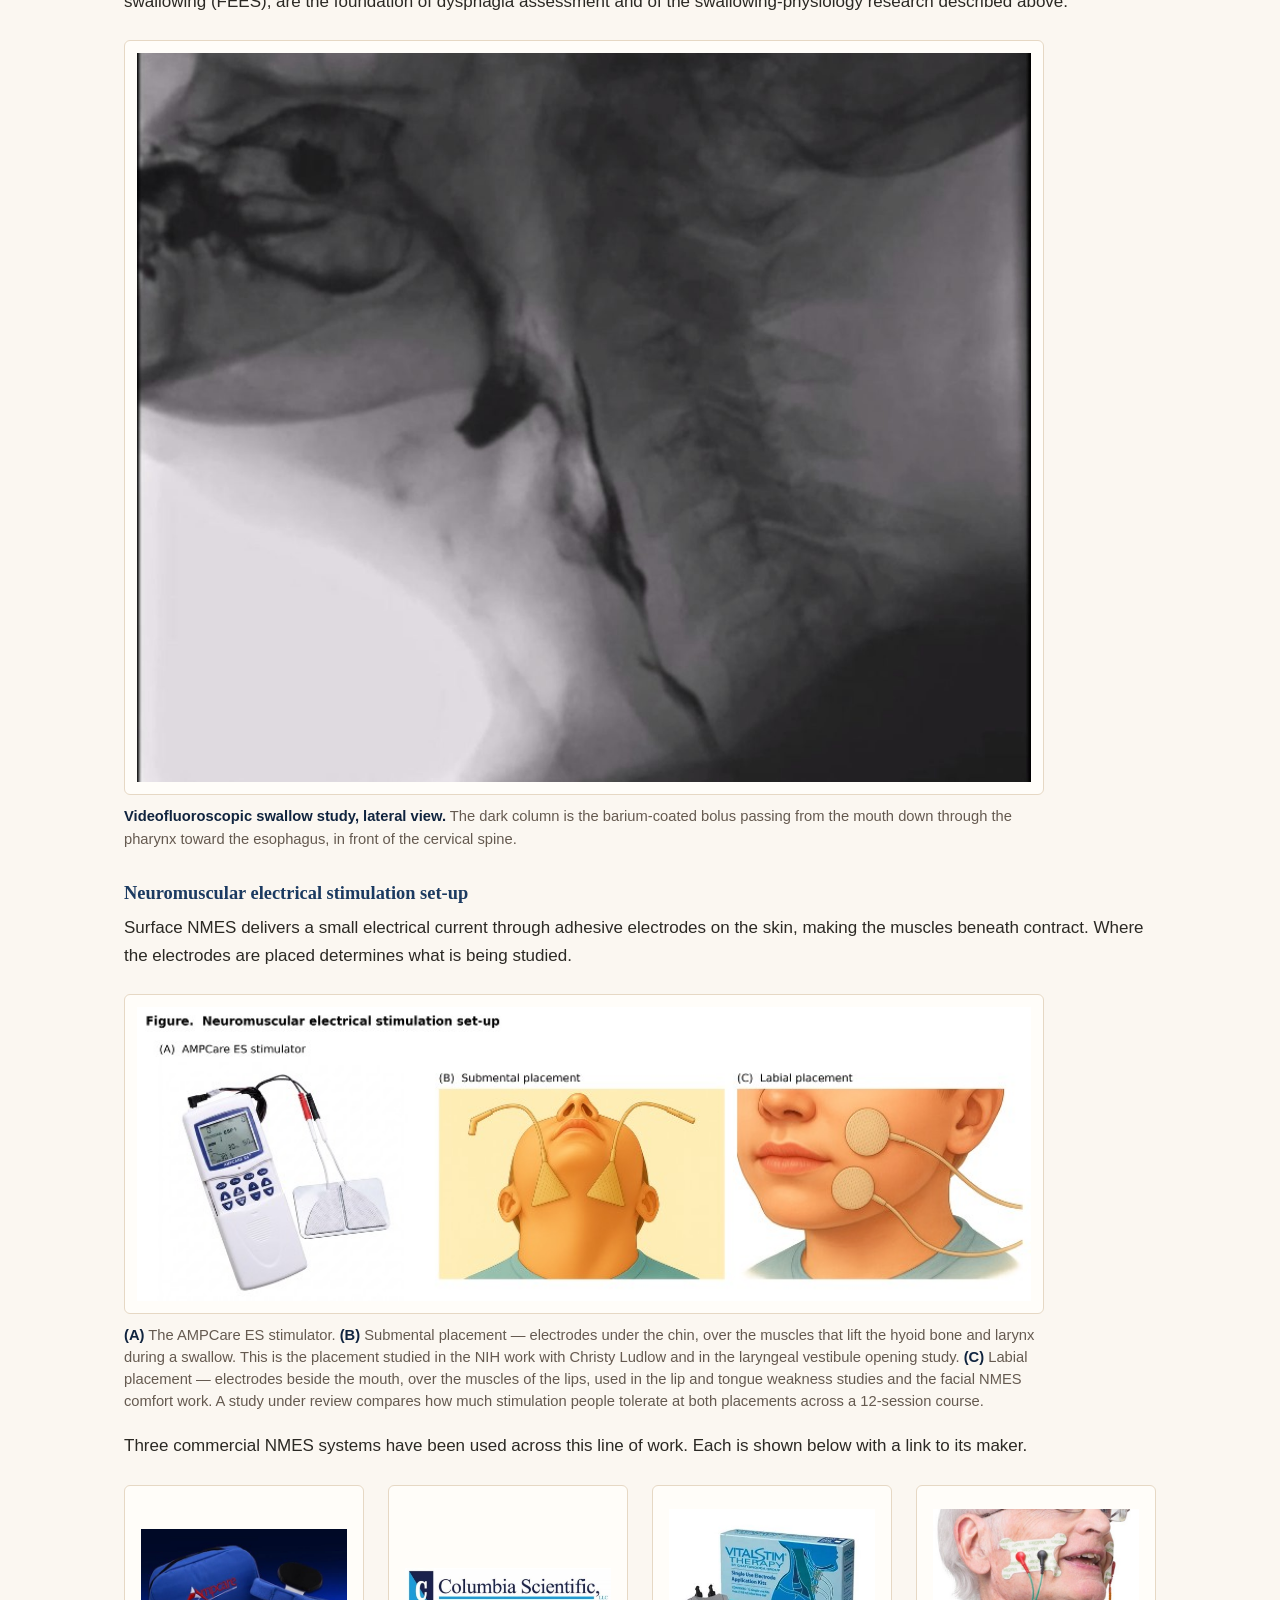
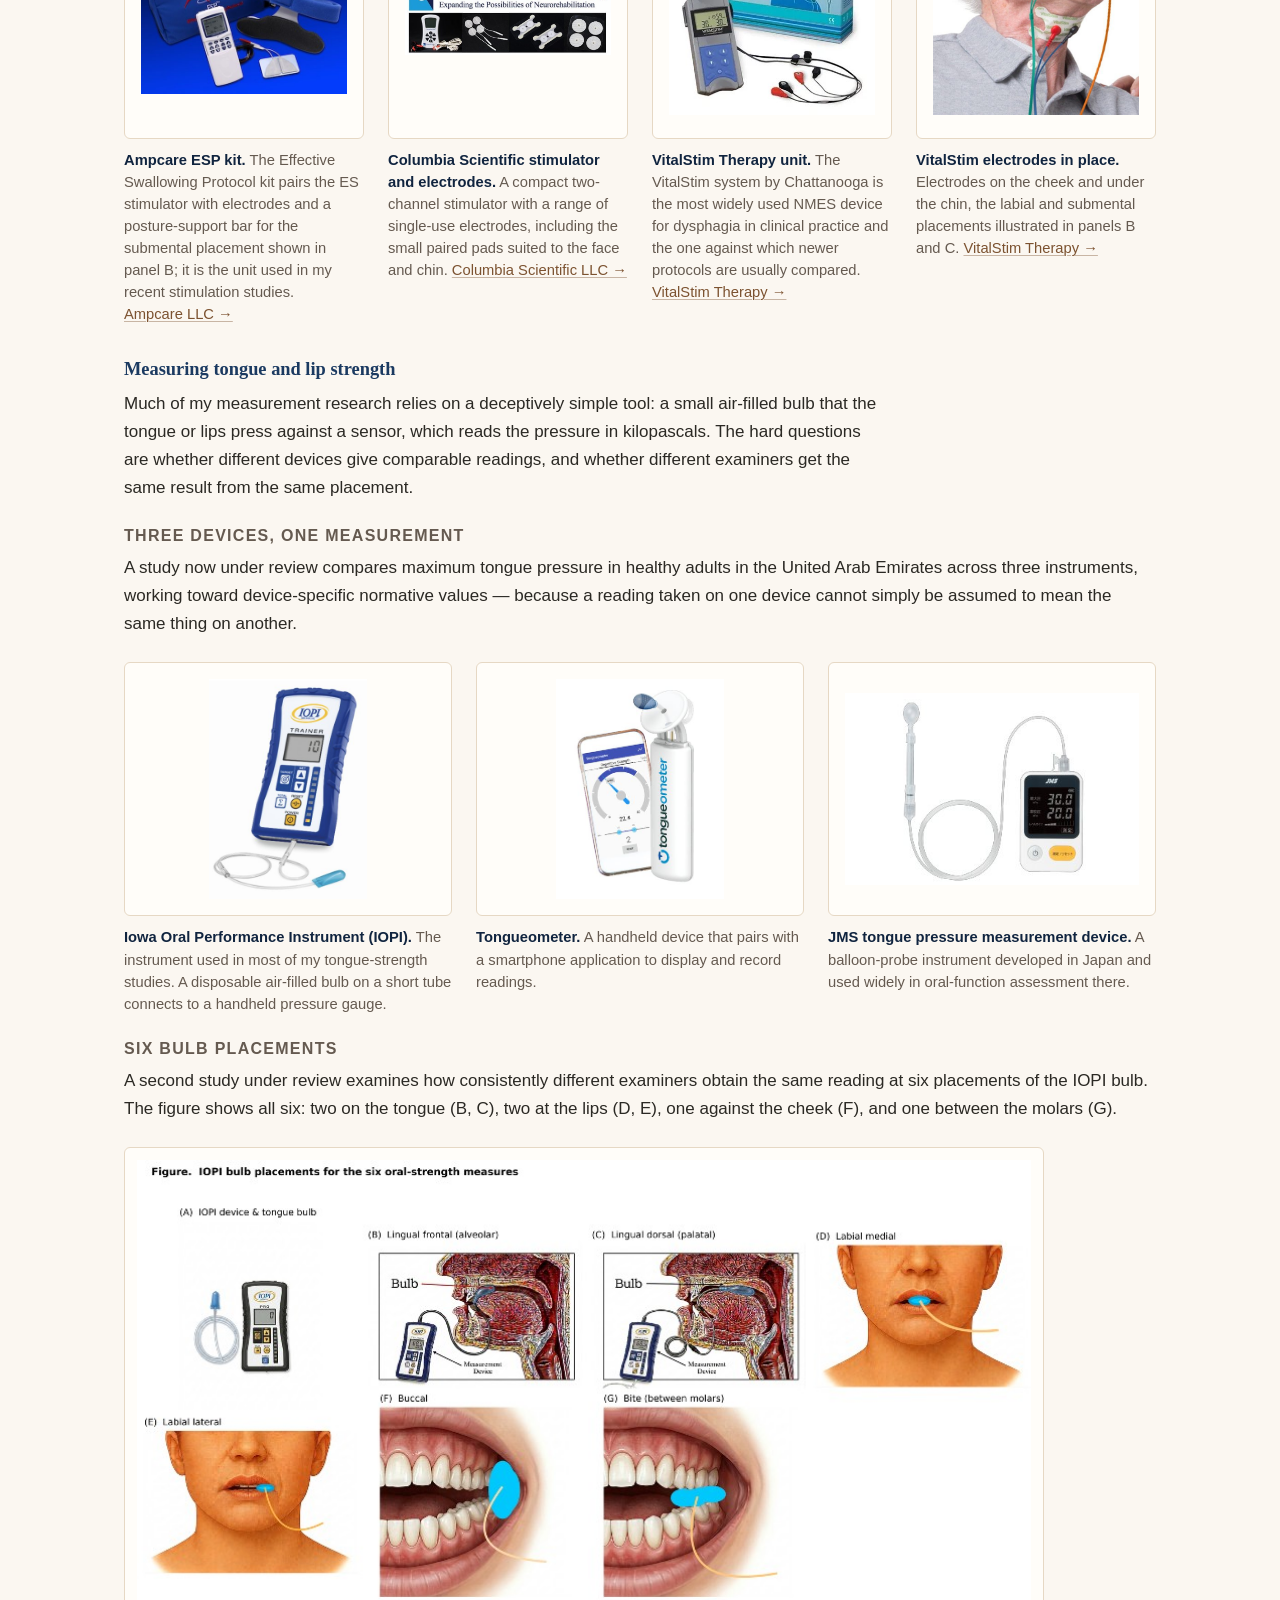
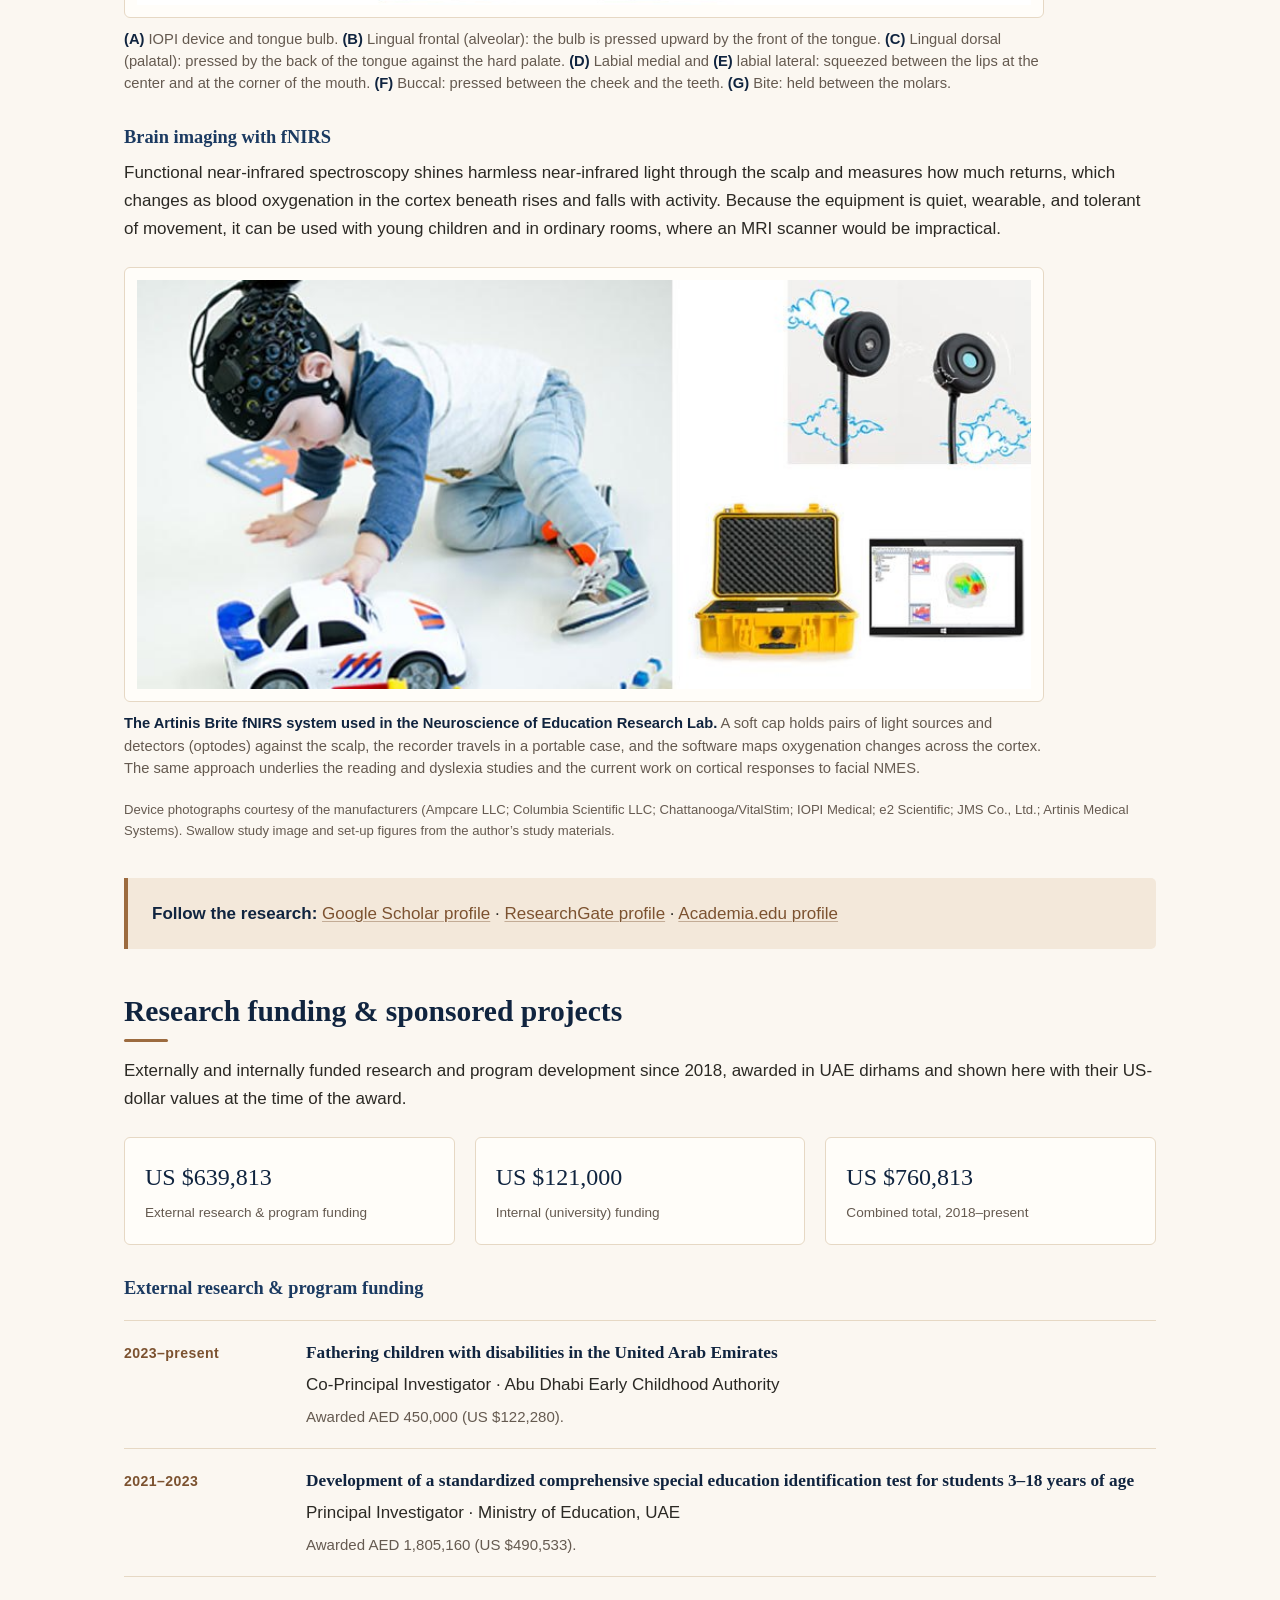
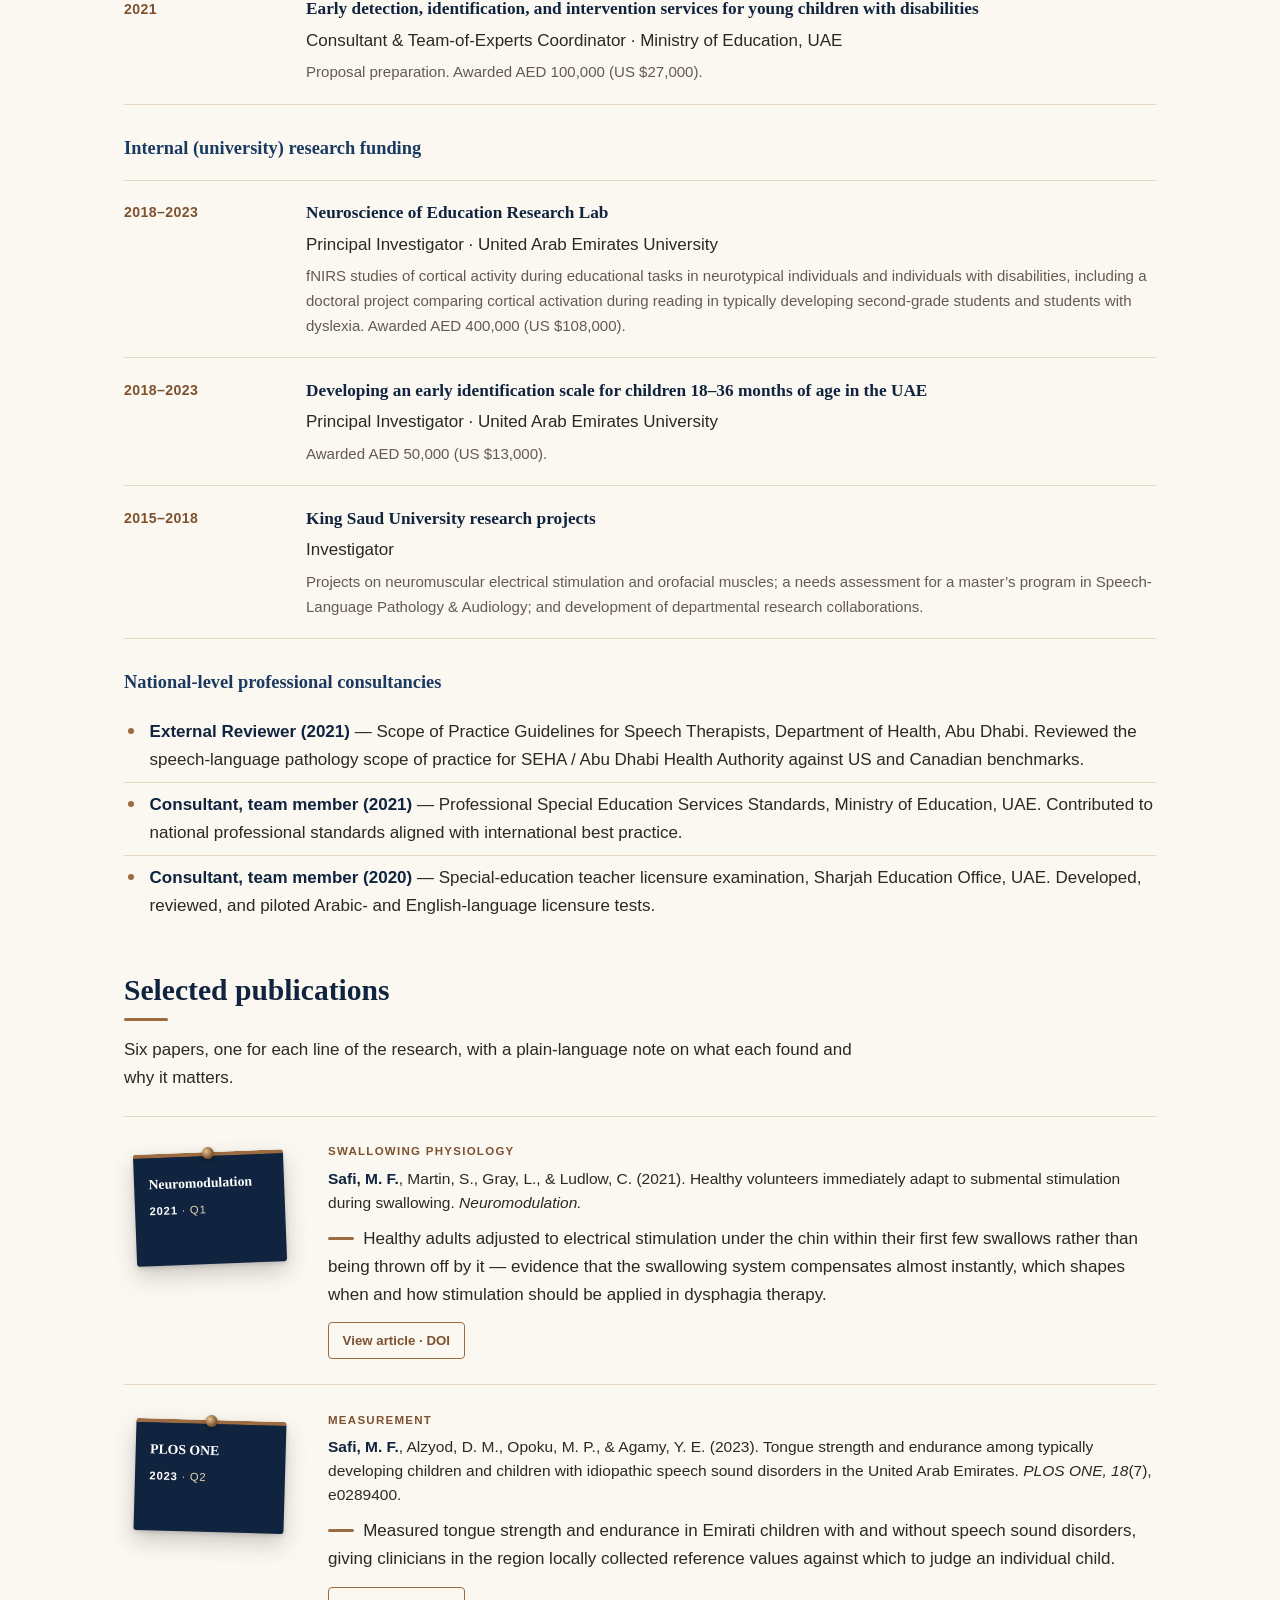
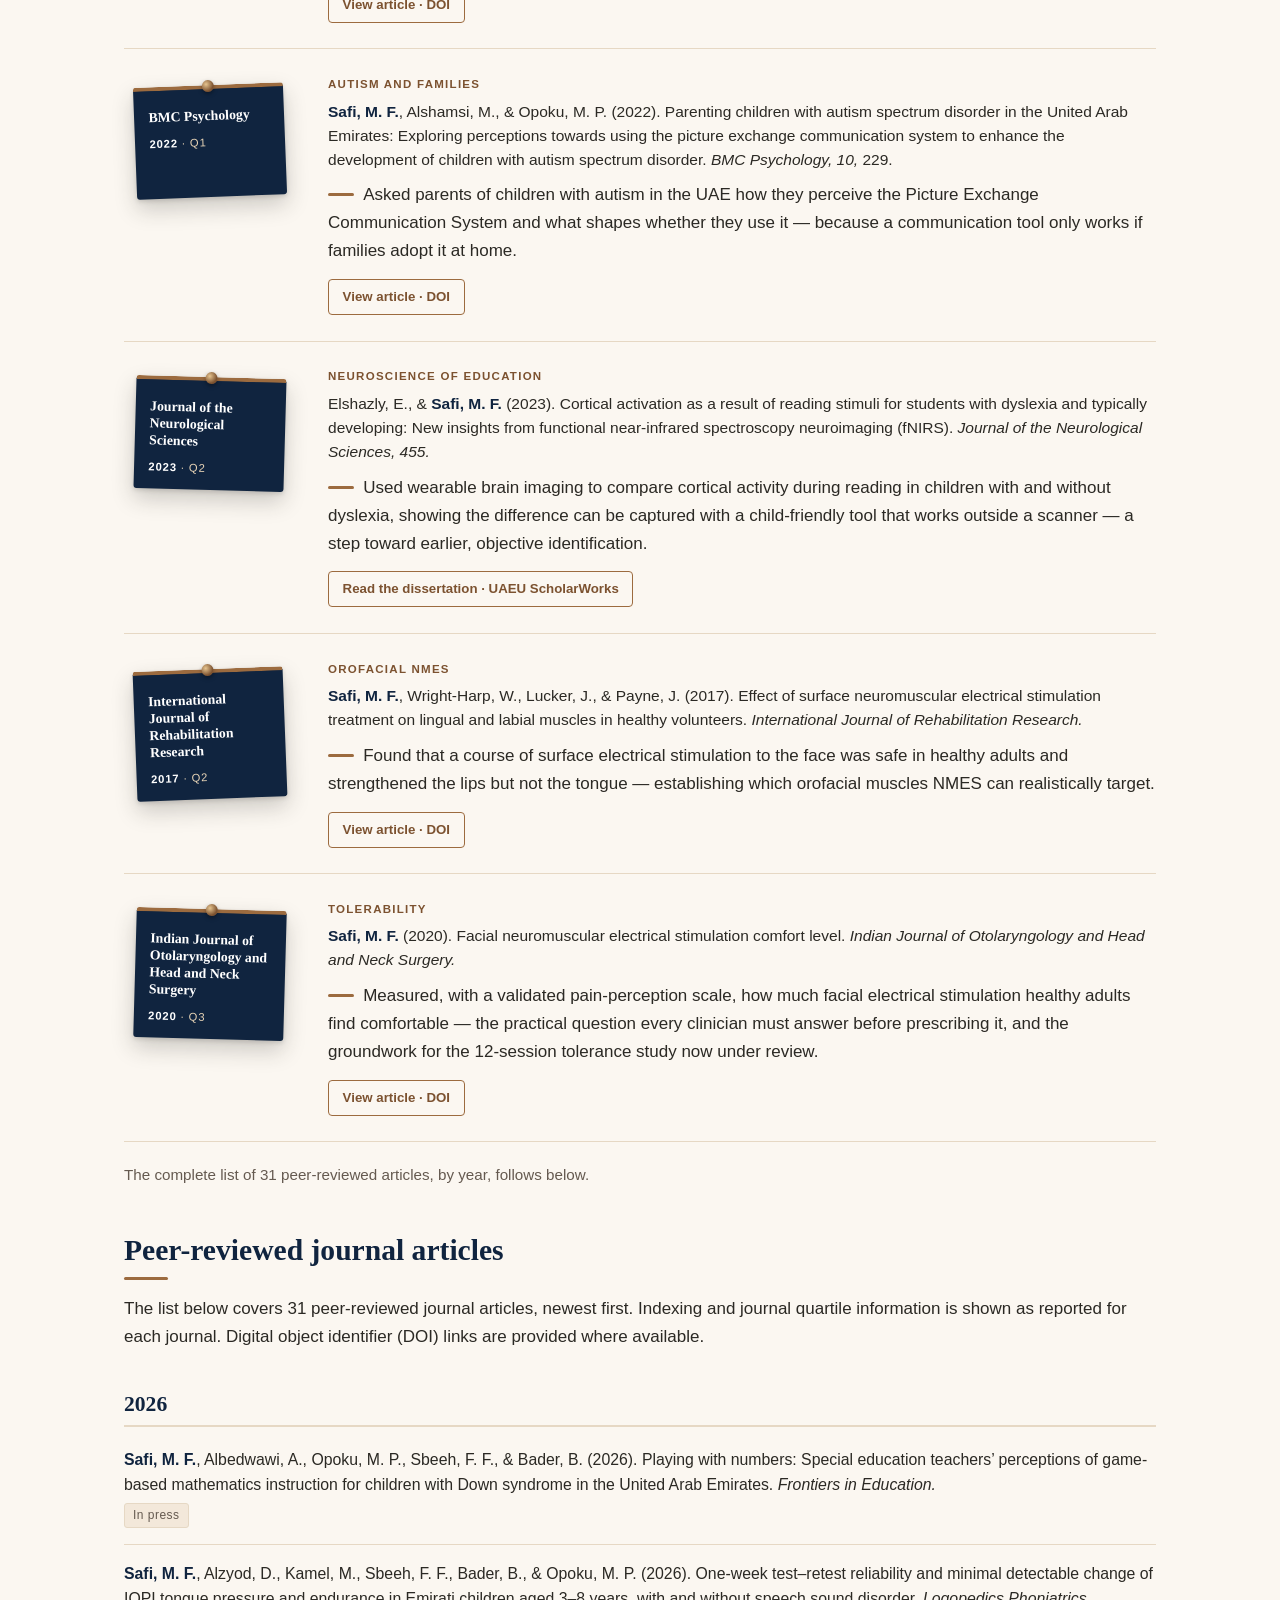
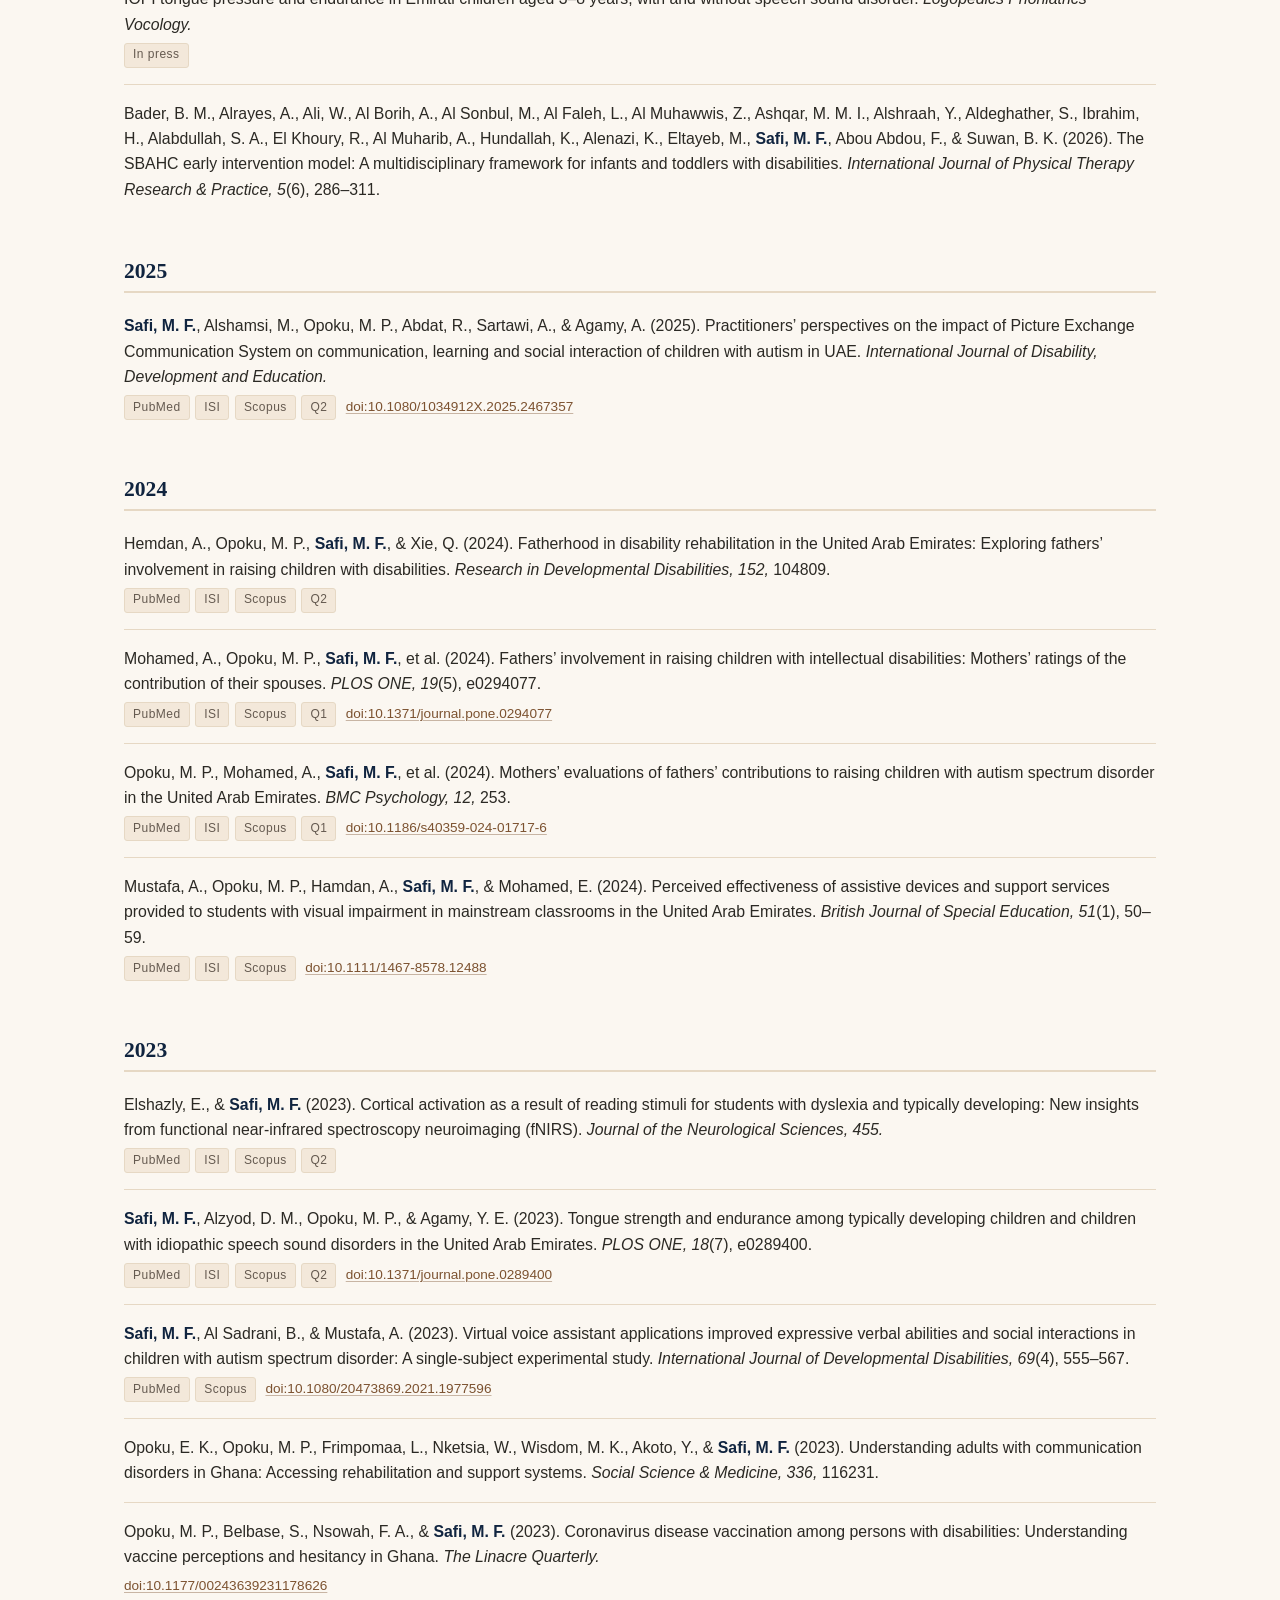
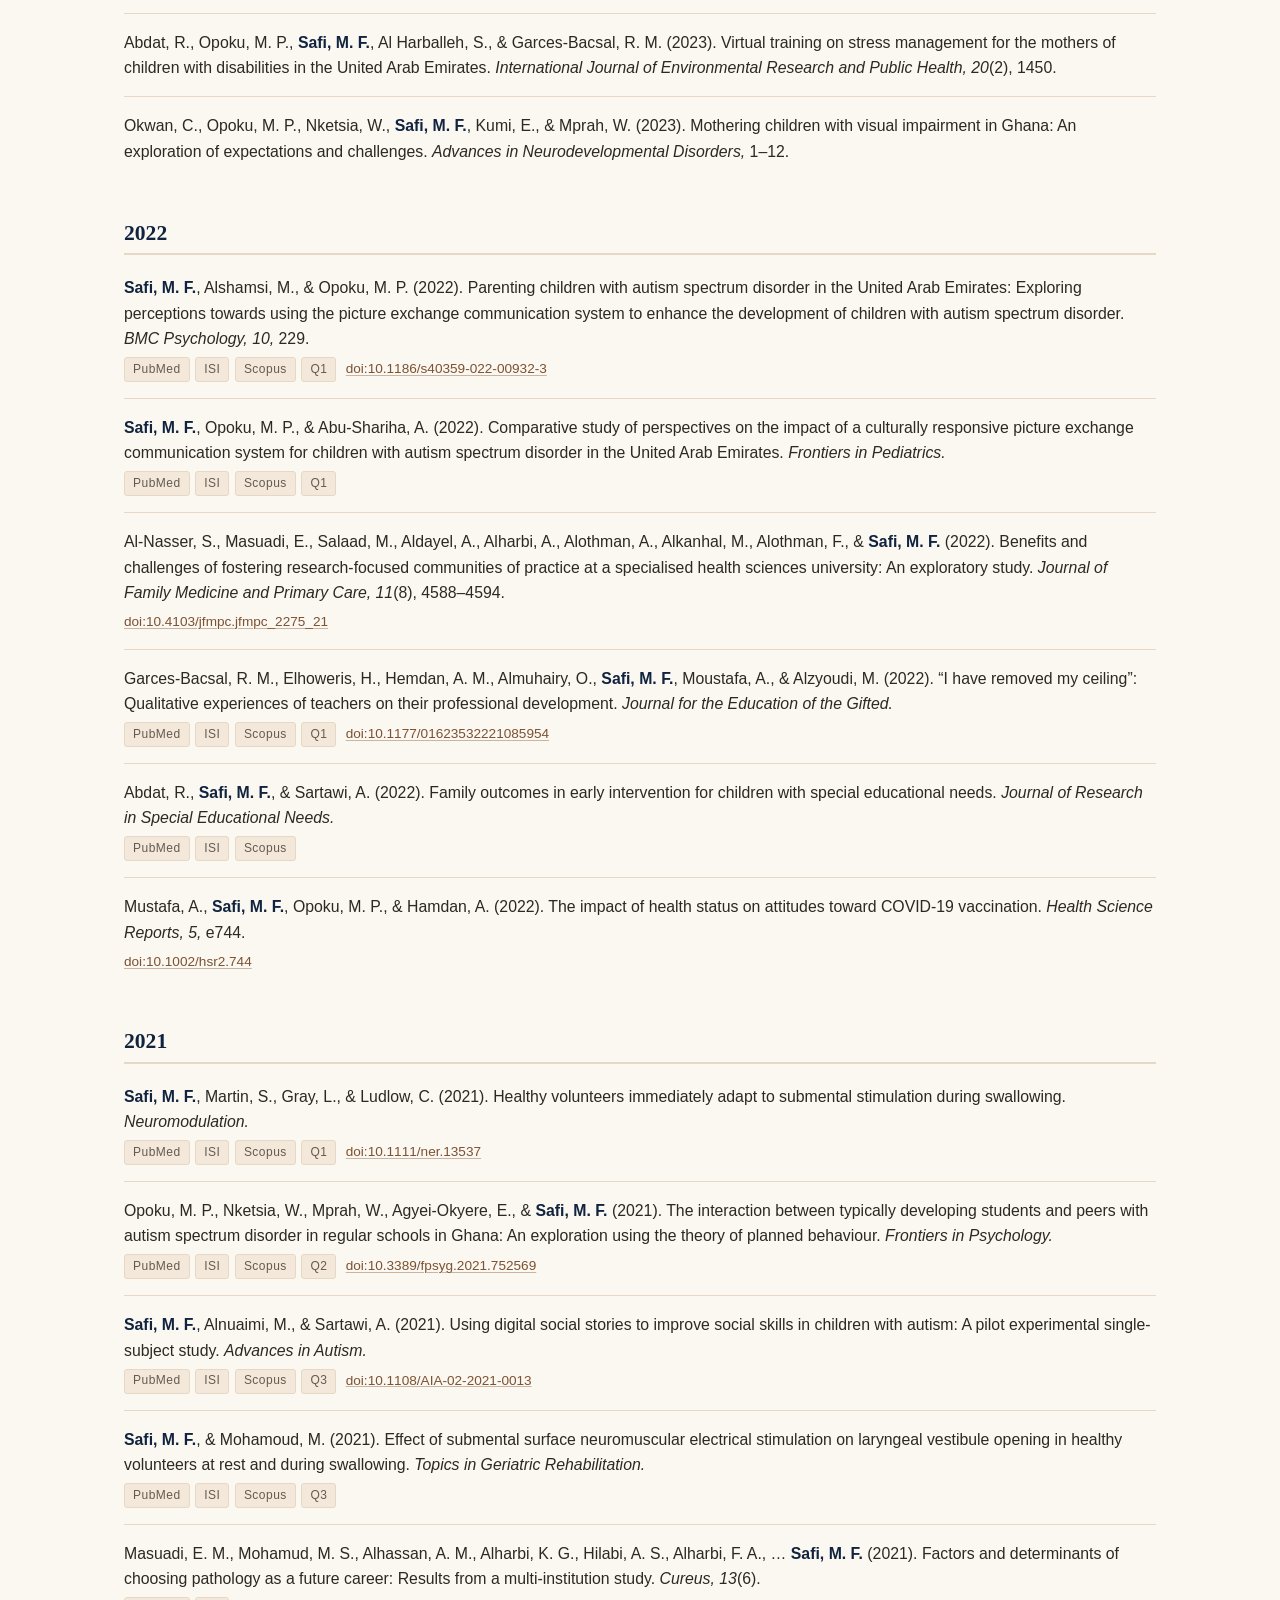
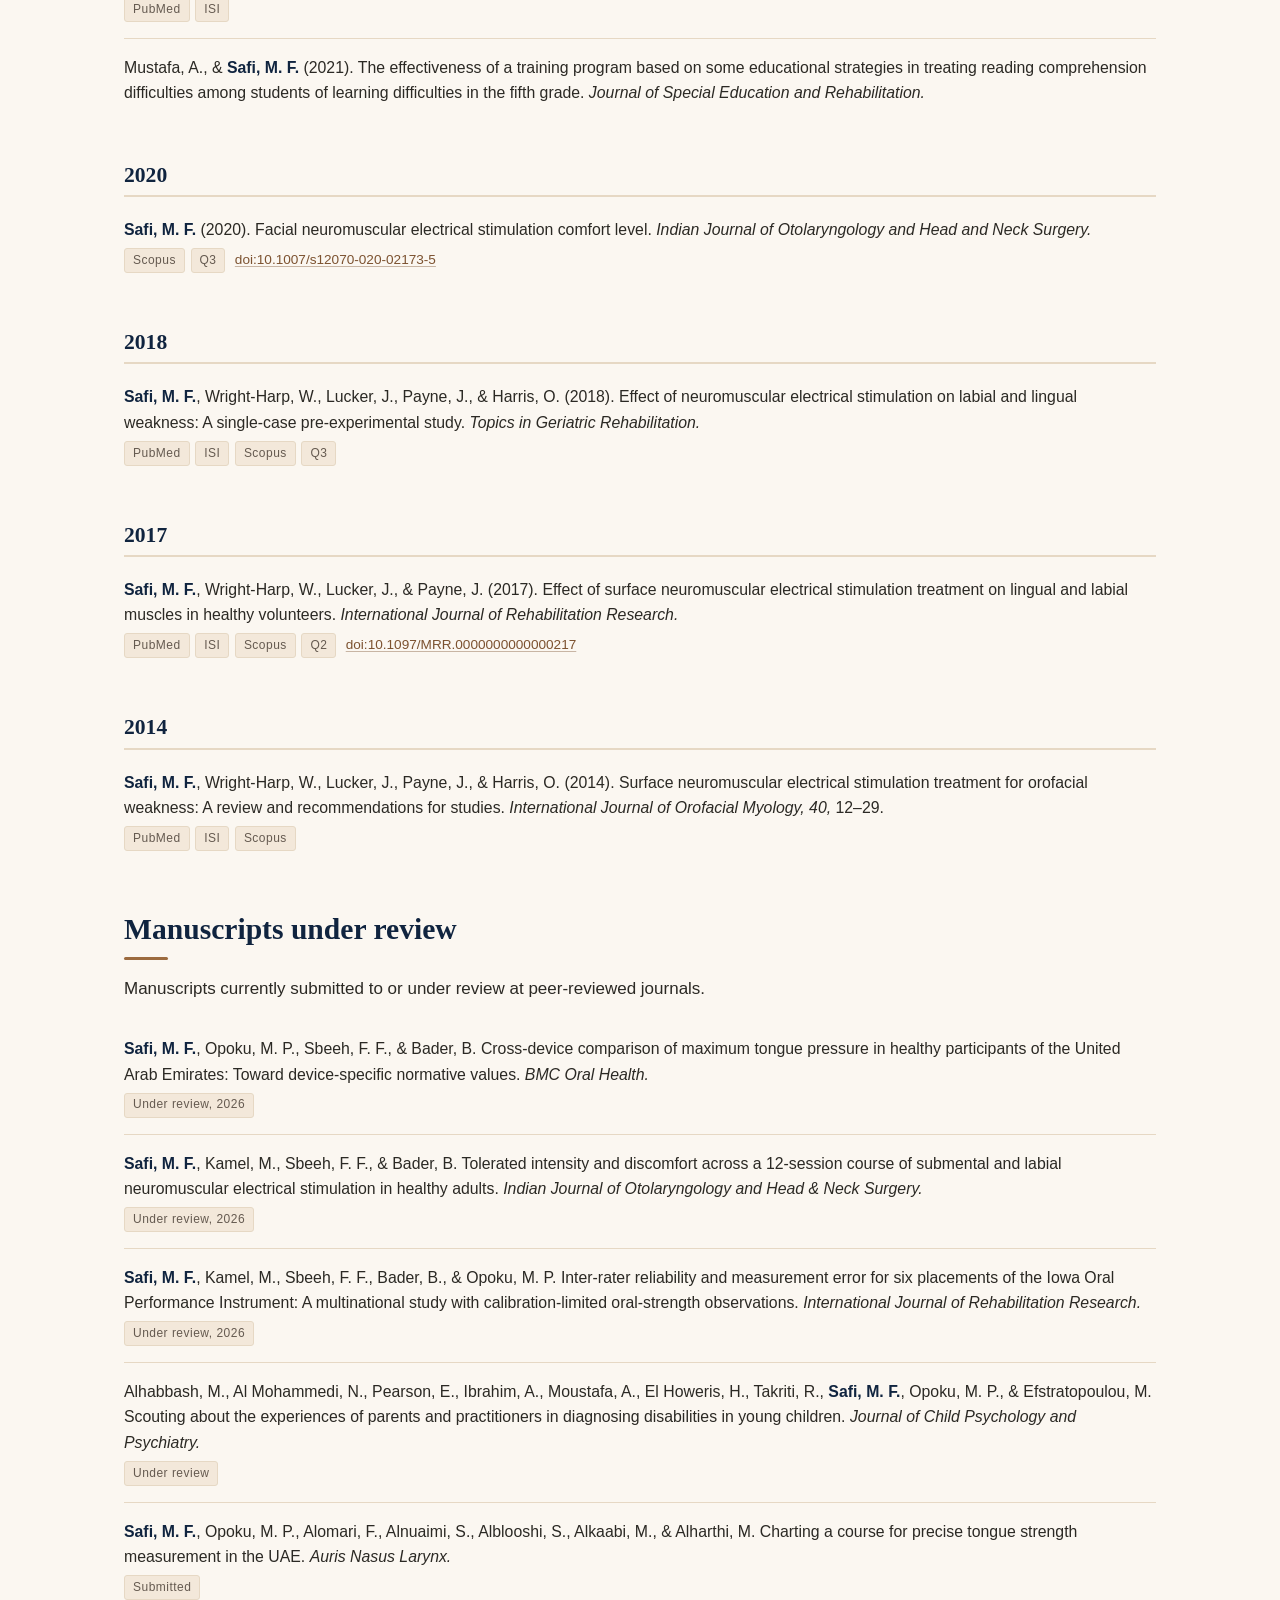
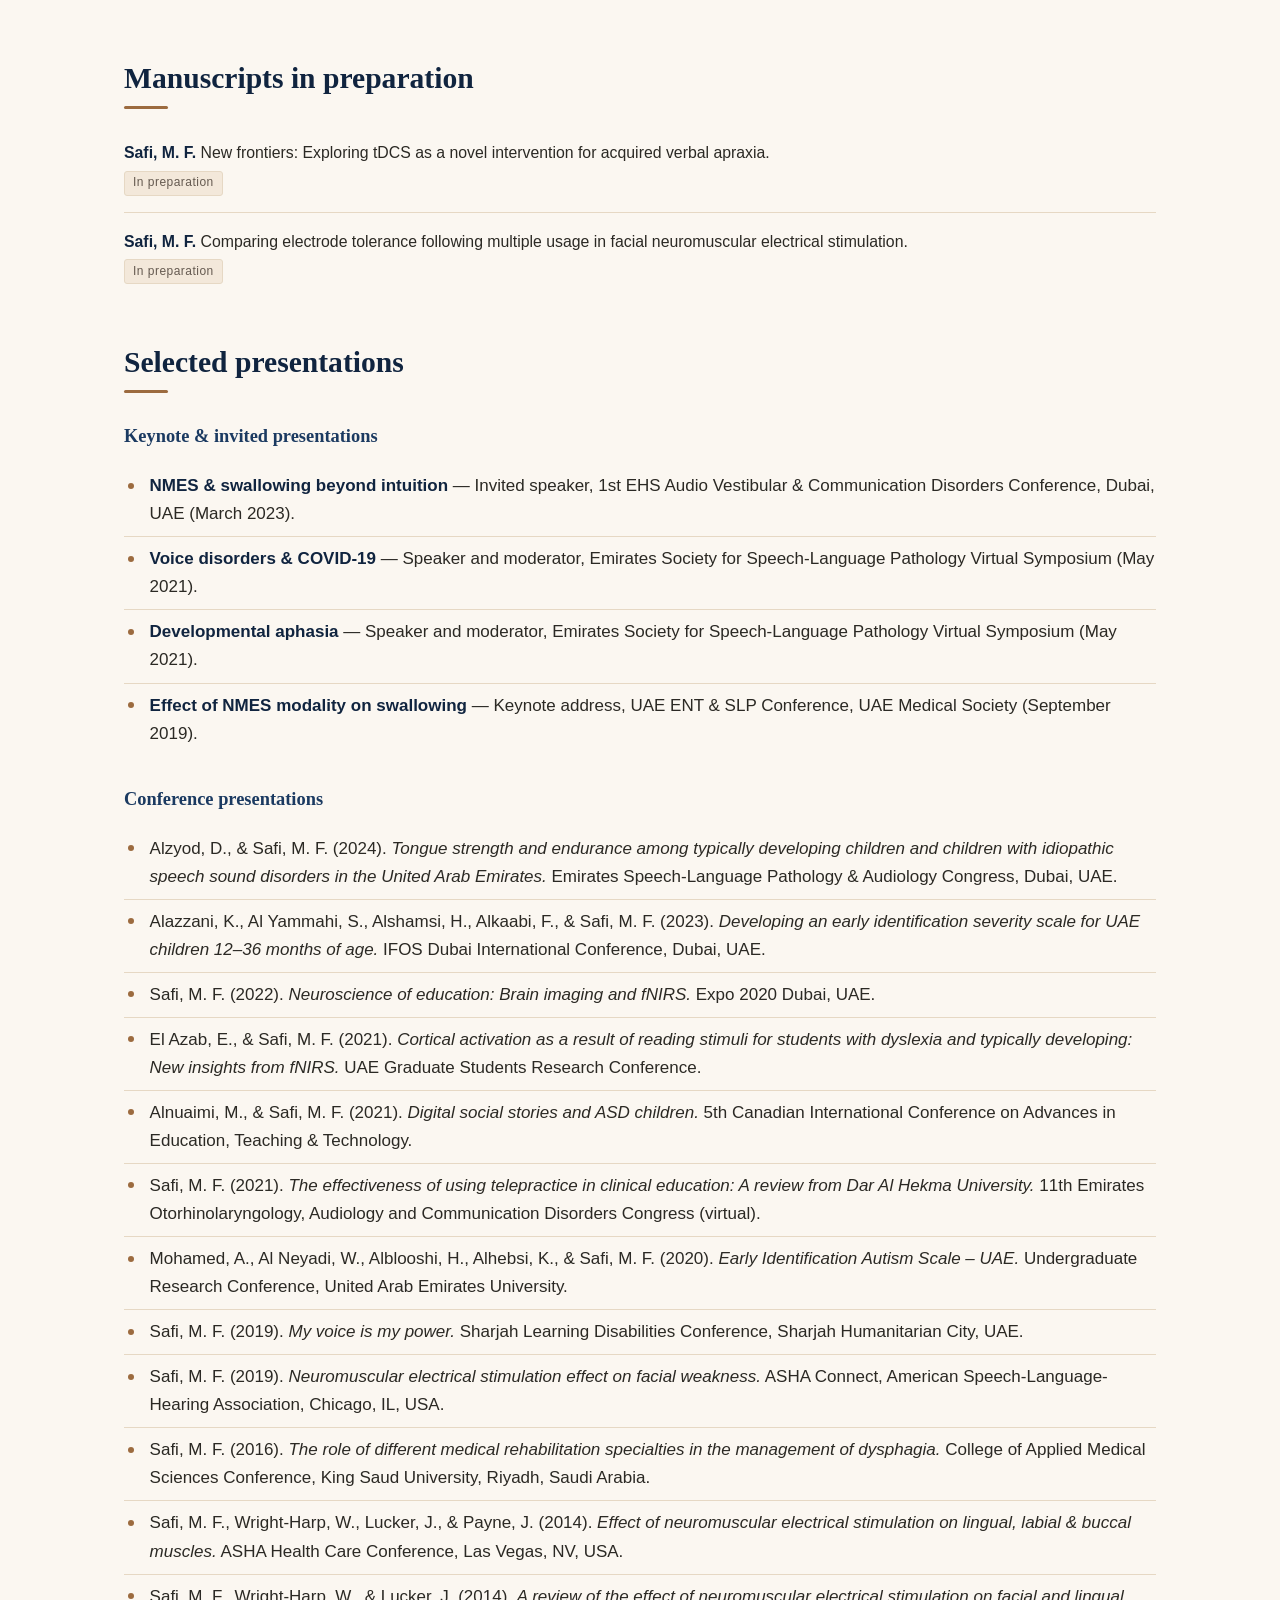
<file: research.html>
<!DOCTYPE html>
<html lang="en">
<head>
<meta charset="utf-8">
<meta name="viewport" content="width=device-width, initial-scale=1">
<title>Research &amp; Publications | Dr. Mohammed F. Safi, PhD, CCC-SLP</title>
<meta name="description" content="Research on dysphagia, motor speech disorders, neuromuscular electrical stimulation, and fNIRS neuroimaging, with 31 peer-reviewed publications, funded projects, and manuscripts under review.">
<link rel="canonical" href="https://slpmfsafi.github.io/research.html">
<meta property="og:type" content="article">
<meta property="og:title" content="Research &amp; Publications | Dr. Mohammed F. Safi, PhD, CCC-SLP">
<meta property="og:description" content="Research on dysphagia, motor speech disorders, neuromuscular electrical stimulation, and fNIRS neuroimaging, with 31 peer-reviewed publications, funded projects, and manuscripts under review.">
<meta property="og:image" content="https://slpmfsafi.github.io/assets/headshot.jpg">
<meta property="og:url" content="https://slpmfsafi.github.io/research.html">
<meta name="twitter:card" content="summary">
<link rel="icon" href="assets/favicon.svg" type="image/svg+xml">
<link rel="apple-touch-icon" href="assets/headshot-small.jpg">
<link rel="stylesheet" href="assets/style.css?v=48bb36c5">
</head>
<body>
<a class="skip-link" href="#main">Skip to main content</a>

<header class="site-header">
  <div class="wrap header-inner">
    <a class="brand" href="index.html">
      <span class="brand-name">Mohammed F. Safi, PhD, MS CCC-SLP, BSc SLP/AUD</span>
      <span class="brand-role">Associate Professor &amp; Consultant Medical Speech Language Pathologist</span>
      <img class="brand-photo" src="assets/headshot-small.jpg" alt="" width="360" height="360">
    </a>
    <nav class="site-nav" aria-label="Main">
      <ul>
        <li><a href="index.html">Home</a></li>
        <li><a href="about.html">About</a></li>
        <li><a href="research.html" aria-current="page">Research</a></li>
        <li><a href="teaching.html">Teaching</a></li>
        <li><a href="consulting.html">Consulting</a></li>
        <li><a href="photos.html">Photos</a></li>
        <li><a href="contact.html">Contact</a></li>
      </ul>
    </nav>
  </div>
</header>

<main id="main">
  <div class="page-head">
    <div class="wrap">
      <h1>Research &amp; Publications</h1>
      <p>Swallowing physiology, motor speech disorders, neuromuscular electrical stimulation, and brain imaging &mdash; with an emphasis on measurements clinicians can rely on.</p>
    </div>
  </div>

  <div class="wrap">
    <nav class="subnav" aria-label="Research section">
      <span class="lbl">In this section</span>
      <a href="research.html" aria-current="page">Research &amp; Publications</a>
      <a href="lab.html">Neuroscience of Education Lab</a>
    </nav>
    <div class="narrow">
      <h2>Research interests</h2>
      <p>My research asks a practical question in several different forms: <em>what actually happens in the muscles and the brain when we treat speech and swallowing problems, and how do we measure it reliably?</em> The work spans four connected areas.</p>
    </div>

    <div class="cards">
      <div class="card">
        <h3>Swallowing physiology and dysphagia</h3>
        <p>How swallowing works, what goes wrong after stroke or neurological illness, and how the throat and larynx respond during treatment &mdash; including work on laryngeal vestibule opening and how healthy people adapt to stimulation while swallowing.</p>
      </div>
      <div class="card">
        <h3>Neuromuscular electrical stimulation (NMES)</h3>
        <p>Surface electrical stimulation applied to the tongue, lips, face, and the muscles under the chin. My studies look at whether it changes muscle strength, how much stimulation people can comfortably tolerate over a course of treatment, and what the evidence does and does not yet support.</p>
      </div>
      <div class="card">
        <h3>Brain imaging with fNIRS</h3>
        <p>Functional near-infrared spectroscopy is a safe, wearable way of watching blood flow in the brain while someone speaks, reads, or listens. I use it to compare brain activation in typically developing individuals and in people with dyslexia and other disabilities, and to study what happens in the cortex during facial NMES. <a href="lab.html">About the Neuroscience of Education Lab &rarr;</a></p>
      </div>
      <div class="card">
        <h3>Measurement and early identification</h3>
        <p>Building tools clinicians can trust: normative values for tongue strength in children, reliability testing across different measurement devices, and nationally standardized screening instruments for identifying young children with disabilities, including autism.</p>
      </div>
    </div>

    <h2 id="methods">Methods and tools</h2>
    <div class="narrow">
      <p>The instruments and techniques behind the work above, in pictures.</p>
    </div>

    <h3>Seeing the swallow</h3>
    <p>A videofluoroscopic swallow study &mdash; also called a modified barium swallow &mdash; is a moving X-ray taken from the side while a person swallows food or liquid mixed with barium, which shows up dark on the image. It lets a clinician watch the tongue, throat, and larynx in motion and see whether anything enters the airway. Instrumental studies like this one, together with fiberoptic endoscopic evaluation of swallowing (FEES), are the foundation of dysphagia assessment and of the swallowing-physiology research described above.</p>
    <div class="figures single">
      <figure class="fig">
        <a href="assets/research/videofluoroscopic-swallow-study.jpg">
          <img src="assets/research/videofluoroscopic-swallow-study.jpg" width="1400" height="1142" loading="lazy"
               alt="A black-and-white lateral X-ray image of the head and neck during a swallow, with the barium-coated bolus appearing as a dark column passing down the throat in front of the spine.">
        </a>
        <figcaption><strong>Videofluoroscopic swallow study, lateral view.</strong> The dark column is the barium-coated bolus passing from the mouth down through the pharynx toward the esophagus, in front of the cervical spine.</figcaption>
      </figure>
    </div>

    <h3 id="nmes">Neuromuscular electrical stimulation set-up</h3>
    <p>Surface NMES delivers a small electrical current through adhesive electrodes on the skin, making the muscles beneath contract. Where the electrodes are placed determines what is being studied.</p>
    <div class="figures single">
      <figure class="fig">
        <a href="assets/research/nmes-setup.jpg">
          <img src="assets/research/nmes-setup.jpg" width="864" height="284" loading="lazy"
               alt="Three-panel figure: (A) a handheld AMPCare ES stimulator with two square electrode pads; (B) an illustration of the underside of a chin with two triangular electrodes placed beneath the jaw; (C) an illustration of a face with two round electrodes on the cheek beside the mouth.">
        </a>
        <figcaption><strong>(A)</strong> The AMPCare ES stimulator. <strong>(B)</strong> Submental placement &mdash; electrodes under the chin, over the muscles that lift the hyoid bone and larynx during a swallow. This is the placement studied in the NIH work with Christy Ludlow and in the laryngeal vestibule opening study. <strong>(C)</strong> Labial placement &mdash; electrodes beside the mouth, over the muscles of the lips, used in the lip and tongue weakness studies and the facial NMES comfort work. A study under review compares how much stimulation people tolerate at both placements across a 12-session course.</figcaption>
      </figure>
    </div>
    <p>Three commercial NMES systems have been used across this line of work. Each is shown below with a link to its maker.</p>
    <div class="figures devices">
      <figure class="fig">
        <a href="assets/research/ampcare-esp-kit.jpg">
          <img src="assets/research/ampcare-esp-kit.jpg" width="450" height="360" loading="lazy"
               alt="Ampcare ESP kit: a blue carrying case, a handheld stimulator with a small screen, two square electrode pads, and a padded posture-support bar.">
        </a>
        <figcaption><strong>Ampcare ESP kit.</strong> The Effective Swallowing Protocol kit pairs the ES stimulator with electrodes and a posture-support bar for the submental placement shown in panel B; it is the unit used in my recent stimulation studies. <a href="https://www.ampcarellc.com/">Ampcare LLC &rarr;</a></figcaption>
      </figure>
      <figure class="fig">
        <a href="assets/research/columbia-scientific-stimulator.jpg">
          <img src="assets/research/columbia-scientific-stimulator.jpg" width="800" height="339" loading="lazy"
               alt="Columbia Scientific LLC banner showing a handheld stimulator with lead wires and three styles of single-use electrode pads.">
        </a>
        <figcaption><strong>Columbia Scientific stimulator and electrodes.</strong> A compact two-channel stimulator with a range of single-use electrodes, including the small paired pads suited to the face and chin. <a href="https://www.columbiascientific.net/">Columbia Scientific LLC &rarr;</a></figcaption>
      </figure>
      <figure class="fig">
        <a href="assets/research/vitalstim-unit.jpg">
          <img src="assets/research/vitalstim-unit.jpg" width="400" height="400" loading="lazy"
               alt="VitalStim Therapy stimulator with two channels and lead wires, beside a box of single-use electrode application kits.">
        </a>
        <figcaption><strong>VitalStim Therapy unit.</strong> The VitalStim system by Chattanooga is the most widely used NMES device for dysphagia in clinical practice and the one against which newer protocols are usually compared. <a href="https://www.vitalstim.com/">VitalStim Therapy &rarr;</a></figcaption>
      </figure>
      <figure class="fig">
        <a href="assets/research/vitalstim-electrodes.jpg">
          <img src="assets/research/vitalstim-electrodes.jpg" width="600" height="600" loading="lazy"
               alt="An older adult with VitalStim electrodes attached on the cheek beside the mouth and under the chin, with lead wires connected.">
        </a>
        <figcaption><strong>VitalStim electrodes in place.</strong> Electrodes on the cheek and under the chin, the labial and submental placements illustrated in panels B and C. <a href="https://www.vitalstim.com/">VitalStim Therapy &rarr;</a></figcaption>
      </figure>
    </div>

    <h3 id="measurement">Measuring tongue and lip strength</h3>
    <div class="narrow">
      <p>Much of my measurement research relies on a deceptively simple tool: a small air-filled bulb that the tongue or lips press against a sensor, which reads the pressure in kilopascals. The hard questions are whether different devices give comparable readings, and whether different examiners get the same result from the same placement.</p>
    </div>

    <h4>Three devices, one measurement</h4>
    <p>A study now under review compares maximum tongue pressure in healthy adults in the United Arab Emirates across three instruments, working toward device-specific normative values &mdash; because a reading taken on one device cannot simply be assumed to mean the same thing on another.</p>
    <div class="figures devices">
      <figure class="fig">
        <a href="assets/research/iopi-trainer.jpg">
          <img src="assets/research/iopi-trainer.jpg" width="384" height="538" loading="lazy"
               alt="A handheld blue-and-white IOPI Trainer device with a digital display, connected by a thin tube to a small blue tongue bulb.">
        </a>
        <figcaption><strong>Iowa Oral Performance Instrument (IOPI).</strong> The instrument used in most of my tongue-strength studies. A disposable air-filled bulb on a short tube connects to a handheld pressure gauge.</figcaption>
      </figure>
      <figure class="fig">
        <a href="assets/research/tongueometer.jpg">
          <img src="assets/research/tongueometer.jpg" width="369" height="481" loading="lazy"
               alt="A white Tongueometer device with a mouthpiece, beside a smartphone showing a pressure gauge reading in its app.">
        </a>
        <figcaption><strong>Tongueometer.</strong> A handheld device that pairs with a smartphone application to display and record readings.</figcaption>
      </figure>
      <figure class="fig">
        <a href="assets/research/jms-tongue-pressure.jpg">
          <img src="assets/research/jms-tongue-pressure.jpg" width="401" height="261" loading="lazy"
               alt="A white JMS tongue pressure measurement device with a digital readout, connected by tubing to a small balloon probe.">
        </a>
        <figcaption><strong>JMS tongue pressure measurement device.</strong> A balloon-probe instrument developed in Japan and used widely in oral-function assessment there.</figcaption>
      </figure>
    </div>

    <h4>Six bulb placements</h4>
    <p>A second study under review examines how consistently different examiners obtain the same reading at six placements of the IOPI bulb. The figure shows all six: two on the tongue (B, C), two at the lips (D, E), one against the cheek (F), and one between the molars (G).</p>
    <div class="figures single">
      <figure class="fig">
        <a href="assets/research/iopi-six-placements.jpg">
          <img src="assets/research/iopi-six-placements.jpg" width="888" height="442" loading="lazy"
               alt="Seven-panel figure: (A) the IOPI device and tongue bulb; (B) and (C) anatomical side views showing the bulb on the front and the back of the tongue; (D) and (E) a face with the bulb centered between the lips and at the corner of the mouth; (F) an open mouth with the bulb against the inside of the cheek; (G) an open mouth with the bulb between the back teeth.">
        </a>
        <figcaption><strong>(A)</strong> IOPI device and tongue bulb. <strong>(B)</strong> Lingual frontal (alveolar): the bulb is pressed upward by the front of the tongue. <strong>(C)</strong> Lingual dorsal (palatal): pressed by the back of the tongue against the hard palate. <strong>(D)</strong> Labial medial and <strong>(E)</strong> labial lateral: squeezed between the lips at the center and at the corner of the mouth. <strong>(F)</strong> Buccal: pressed between the cheek and the teeth. <strong>(G)</strong> Bite: held between the molars.</figcaption>
      </figure>
    </div>

    <h3>Brain imaging with fNIRS</h3>
    <p>Functional near-infrared spectroscopy shines harmless near-infrared light through the scalp and measures how much returns, which changes as blood oxygenation in the cortex beneath rises and falls with activity. Because the equipment is quiet, wearable, and tolerant of movement, it can be used with young children and in ordinary rooms, where an MRI scanner would be impractical.</p>
    <div class="figures single">
      <figure class="fig">
        <a href="assets/research/fnirs-artinis-brite.jpg">
          <img src="assets/research/fnirs-artinis-brite.jpg" width="830" height="380" loading="lazy"
               alt="Montage: a toddler wearing a black fNIRS cap studded with optodes plays with a toy police car; a close-up of two optode heads; a yellow hard case beside a tablet showing a colored map of brain activity.">
        </a>
        <figcaption><strong>The Artinis Brite fNIRS system used in the Neuroscience of Education Research Lab.</strong> A soft cap holds pairs of light sources and detectors (optodes) against the scalp, the recorder travels in a portable case, and the software maps oxygenation changes across the cortex. The same approach underlies the reading and dyslexia studies and the current work on cortical responses to facial NMES.</figcaption>
      </figure>
    </div>
    <p class="fig-credit">Device photographs courtesy of the manufacturers (Ampcare LLC; Columbia Scientific LLC; Chattanooga/VitalStim; IOPI Medical; e2 Scientific; JMS Co., Ltd.; Artinis Medical Systems). Swallow study image and set-up figures from the author&rsquo;s study materials.</p>

    <div class="callout">
      <p><strong>Follow the research:</strong>
        <a href="https://scholar.google.com/citations?user=mkrERxgAAAAJ">Google Scholar profile</a> &middot;
        <a href="https://www.researchgate.net/profile/Mohammed_Safi7">ResearchGate profile</a> &middot;
        <a href="https://fontbonne.academia.edu/MohammedSafi">Academia.edu profile</a>
      </p>
    </div>

    <h2 id="funding">Research funding &amp; sponsored projects</h2>
    <p>Externally and internally funded research and program development since 2018, awarded in UAE dirhams and shown here with their US-dollar values at the time of the award.</p>

    <div class="stats">
      <div class="stat"><span class="v">US $639,813</span><span class="k">External research &amp; program funding</span></div>
      <div class="stat"><span class="v">US $121,000</span><span class="k">Internal (university) funding</span></div>
      <div class="stat"><span class="v">US $760,813</span><span class="k">Combined total, 2018&ndash;present</span></div>
    </div>

    <h3>External research &amp; program funding</h3>
    <div class="entries">
      <div class="entry">
        <div class="when">2023&ndash;present</div>
        <div class="what">
          <p class="org">Fathering children with disabilities in the United Arab Emirates</p>
          <p class="detail">Co-Principal Investigator &middot; Abu Dhabi Early Childhood Authority</p>
          <p class="sub">Awarded AED 450,000 (US $122,280).</p>
        </div>
      </div>
      <div class="entry">
        <div class="when">2021&ndash;2023</div>
        <div class="what">
          <p class="org">Development of a standardized comprehensive special education identification test for students 3&ndash;18 years of age</p>
          <p class="detail">Principal Investigator &middot; Ministry of Education, UAE</p>
          <p class="sub">Awarded AED 1,805,160 (US $490,533).</p>
        </div>
      </div>
      <div class="entry">
        <div class="when">2021</div>
        <div class="what">
          <p class="org">Early detection, identification, and intervention services for young children with disabilities</p>
          <p class="detail">Consultant &amp; Team-of-Experts Coordinator &middot; Ministry of Education, UAE</p>
          <p class="sub">Proposal preparation. Awarded AED 100,000 (US $27,000).</p>
        </div>
      </div>
    </div>

    <h3>Internal (university) research funding</h3>
    <div class="entries">
      <div class="entry">
        <div class="when">2018&ndash;2023</div>
        <div class="what">
          <p class="org">Neuroscience of Education Research Lab</p>
          <p class="detail">Principal Investigator &middot; United Arab Emirates University</p>
          <p class="sub">fNIRS studies of cortical activity during educational tasks in neurotypical individuals and individuals with disabilities, including a doctoral project comparing cortical activation during reading in typically developing second-grade students and students with dyslexia. Awarded AED 400,000 (US $108,000).</p>
        </div>
      </div>
      <div class="entry">
        <div class="when">2018&ndash;2023</div>
        <div class="what">
          <p class="org">Developing an early identification scale for children 18&ndash;36 months of age in the UAE</p>
          <p class="detail">Principal Investigator &middot; United Arab Emirates University</p>
          <p class="sub">Awarded AED 50,000 (US $13,000).</p>
        </div>
      </div>
      <div class="entry">
        <div class="when">2015&ndash;2018</div>
        <div class="what">
          <p class="org">King Saud University research projects</p>
          <p class="detail">Investigator</p>
          <p class="sub">Projects on neuromuscular electrical stimulation and orofacial muscles; a needs assessment for a master&rsquo;s program in Speech-Language Pathology &amp; Audiology; and development of departmental research collaborations.</p>
        </div>
      </div>
    </div>

    <h3>National-level professional consultancies</h3>
    <ul class="tick">
      <li><strong>External Reviewer (2021)</strong> &mdash; Scope of Practice Guidelines for Speech Therapists, Department of Health, Abu Dhabi. Reviewed the speech-language pathology scope of practice for SEHA / Abu Dhabi Health Authority against US and Canadian benchmarks.</li>
      <li><strong>Consultant, team member (2021)</strong> &mdash; Professional Special Education Services Standards, Ministry of Education, UAE. Contributed to national professional standards aligned with international best practice.</li>
      <li><strong>Consultant, team member (2020)</strong> &mdash; Special-education teacher licensure examination, Sharjah Education Office, UAE. Developed, reviewed, and piloted Arabic- and English-language licensure tests.</li>
    </ul>

    <h2 id="selected">Selected publications</h2>
    <div class="narrow">
      <p>Six papers, one for each line of the research, with a plain-language note on what each found and why it matters.</p>
    </div>
    <div class="selected">
      <article class="pub-card">
        <div class="tile-wrap" aria-hidden="true">
          <div class="tile"><span class="jname">Neuromodulation</span><span class="jmeta"><b>2021</b> &middot; Q1</span></div>
        </div>
        <div class="pub-body">
          <span class="line-label">Swallowing physiology</span>
          <p class="cite"><strong>Safi, M. F.</strong>, Martin, S., Gray, L., &amp; Ludlow, C. (2021). Healthy volunteers immediately adapt to submental stimulation during swallowing. <em>Neuromodulation.</em></p>
          <p class="finding">Healthy adults adjusted to electrical stimulation under the chin within their first few swallows rather than being thrown off by it &mdash; evidence that the swallowing system compensates almost instantly, which shapes when and how stimulation should be applied in dysphagia therapy.</p>
          <a class="doi-btn" href="https://doi.org/10.1111/ner.13537">View article &middot; DOI</a>
        </div>
      </article>
      <article class="pub-card">
        <div class="tile-wrap" aria-hidden="true">
          <div class="tile"><span class="jname">PLOS ONE</span><span class="jmeta"><b>2023</b> &middot; Q2</span></div>
        </div>
        <div class="pub-body">
          <span class="line-label">Measurement</span>
          <p class="cite"><strong>Safi, M. F.</strong>, Alzyod, D. M., Opoku, M. P., &amp; Agamy, Y. E. (2023). Tongue strength and endurance among typically developing children and children with idiopathic speech sound disorders in the United Arab Emirates. <em>PLOS ONE, 18</em>(7), e0289400.</p>
          <p class="finding">Measured tongue strength and endurance in Emirati children with and without speech sound disorders, giving clinicians in the region locally collected reference values against which to judge an individual child.</p>
          <a class="doi-btn" href="https://doi.org/10.1371/journal.pone.0289400">View article &middot; DOI</a>
        </div>
      </article>
      <article class="pub-card">
        <div class="tile-wrap" aria-hidden="true">
          <div class="tile"><span class="jname">BMC Psychology</span><span class="jmeta"><b>2022</b> &middot; Q1</span></div>
        </div>
        <div class="pub-body">
          <span class="line-label">Autism and families</span>
          <p class="cite"><strong>Safi, M. F.</strong>, Alshamsi, M., &amp; Opoku, M. P. (2022). Parenting children with autism spectrum disorder in the United Arab Emirates: Exploring perceptions towards using the picture exchange communication system to enhance the development of children with autism spectrum disorder. <em>BMC Psychology, 10,</em> 229.</p>
          <p class="finding">Asked parents of children with autism in the UAE how they perceive the Picture Exchange Communication System and what shapes whether they use it &mdash; because a communication tool only works if families adopt it at home.</p>
          <a class="doi-btn" href="https://doi.org/10.1186/s40359-022-00932-3">View article &middot; DOI</a>
        </div>
      </article>
      <article class="pub-card">
        <div class="tile-wrap" aria-hidden="true">
          <div class="tile"><span class="jname">Journal of the Neurological Sciences</span><span class="jmeta"><b>2023</b> &middot; Q2</span></div>
        </div>
        <div class="pub-body">
          <span class="line-label">Neuroscience of education</span>
          <p class="cite">Elshazly, E., &amp; <strong>Safi, M. F.</strong> (2023). Cortical activation as a result of reading stimuli for students with dyslexia and typically developing: New insights from functional near-infrared spectroscopy neuroimaging (fNIRS). <em>Journal of the Neurological Sciences, 455.</em></p>
          <p class="finding">Used wearable brain imaging to compare cortical activity during reading in children with and without dyslexia, showing the difference can be captured with a child-friendly tool that works outside a scanner &mdash; a step toward earlier, objective identification.</p>
          <a class="doi-btn" href="https://scholarworks.uaeu.ac.ae/cgi/viewcontent.cgi?article=1296&amp;context=all_dissertations">Read the dissertation &middot; UAEU ScholarWorks</a>
        </div>
      </article>
      <article class="pub-card">
        <div class="tile-wrap" aria-hidden="true">
          <div class="tile"><span class="jname">International Journal of Rehabilitation Research</span><span class="jmeta"><b>2017</b> &middot; Q2</span></div>
        </div>
        <div class="pub-body">
          <span class="line-label">Orofacial NMES</span>
          <p class="cite"><strong>Safi, M. F.</strong>, Wright-Harp, W., Lucker, J., &amp; Payne, J. (2017). Effect of surface neuromuscular electrical stimulation treatment on lingual and labial muscles in healthy volunteers. <em>International Journal of Rehabilitation Research.</em></p>
          <p class="finding">Found that a course of surface electrical stimulation to the face was safe in healthy adults and strengthened the lips but not the tongue &mdash; establishing which orofacial muscles NMES can realistically target.</p>
          <a class="doi-btn" href="https://doi.org/10.1097/MRR.0000000000000217">View article &middot; DOI</a>
        </div>
      </article>
      <article class="pub-card">
        <div class="tile-wrap" aria-hidden="true">
          <div class="tile"><span class="jname">Indian Journal of Otolaryngology and Head and Neck Surgery</span><span class="jmeta"><b>2020</b> &middot; Q3</span></div>
        </div>
        <div class="pub-body">
          <span class="line-label">Tolerability</span>
          <p class="cite"><strong>Safi, M. F.</strong> (2020). Facial neuromuscular electrical stimulation comfort level. <em>Indian Journal of Otolaryngology and Head and Neck Surgery.</em></p>
          <p class="finding">Measured, with a validated pain-perception scale, how much facial electrical stimulation healthy adults find comfortable &mdash; the practical question every clinician must answer before prescribing it, and the groundwork for the 12-session tolerance study now under review.</p>
          <a class="doi-btn" href="https://doi.org/10.1007/s12070-020-02173-5">View article &middot; DOI</a>
        </div>
      </article>
    </div>
    <p class="selected-note">The complete list of 31 peer-reviewed articles, by year, follows below.</p>

    <h2 id="publications">Peer-reviewed journal articles</h2>
    <p>The list below covers 31 peer-reviewed journal articles, newest first. Indexing and journal quartile information is shown as reported for each journal. Digital object identifier (DOI) links are provided where available.</p>
    <h3 class="year-head" id="y2026">2026</h3>
    <ol class="pubs">
      <li><strong>Safi, M. F.</strong>, Albedwawi, A., Opoku, M. P., Sbeeh, F. F., &amp; Bader, B. (2026). Playing with numbers: Special education teachers&rsquo; perceptions of game-based mathematics instruction for children with Down syndrome in the United Arab Emirates. <em>Frontiers in Education.</em><span class="pub-meta"><span class="tag">In press</span></span></li>
      <li><strong>Safi, M. F.</strong>, Alzyod, D., Kamel, M., Sbeeh, F. F., Bader, B., &amp; Opoku, M. P. (2026). One-week test&ndash;retest reliability and minimal detectable change of IOPI tongue pressure and endurance in Emirati children aged 3&ndash;8 years, with and without speech sound disorder. <em>Logopedics Phoniatrics Vocology.</em><span class="pub-meta"><span class="tag">In press</span></span></li>
      <li>Bader, B. M., Alrayes, A., Ali, W., Al Borih, A., Al Sonbul, M., Al Faleh, L., Al Muhawwis, Z., Ashqar, M. M. I., Alshraah, Y., Aldeghather, S., Ibrahim, H., Alabdullah, S. A., El Khoury, R., Al Muharib, A., Hundallah, K., Alenazi, K., Eltayeb, M., <strong>Safi, M. F.</strong>, Abou Abdou, F., &amp; Suwan, B. K. (2026). The SBAHC early intervention model: A multidisciplinary framework for infants and toddlers with disabilities. <em>International Journal of Physical Therapy Research &amp; Practice, 5</em>(6), 286&ndash;311.</li>
    </ol>
    <h3 class="year-head" id="y2025">2025</h3>
    <ol class="pubs">
      <li><strong>Safi, M. F.</strong>, Alshamsi, M., Opoku, M. P., Abdat, R., Sartawi, A., &amp; Agamy, A. (2025). Practitioners&rsquo; perspectives on the impact of Picture Exchange Communication System on communication, learning and social interaction of children with autism in UAE. <em>International Journal of Disability, Development and Education.</em><span class="pub-meta"><span class="tag">PubMed</span><span class="tag">ISI</span><span class="tag">Scopus</span><span class="tag">Q2</span> <a class="doi" href="https://doi.org/10.1080/1034912X.2025.2467357">doi:10.1080/1034912X.2025.2467357</a></span></li>
    </ol>
    <h3 class="year-head" id="y2024">2024</h3>
    <ol class="pubs">
      <li>Hemdan, A., Opoku, M. P., <strong>Safi, M. F.</strong>, &amp; Xie, Q. (2024). Fatherhood in disability rehabilitation in the United Arab Emirates: Exploring fathers&rsquo; involvement in raising children with disabilities. <em>Research in Developmental Disabilities, 152,</em> 104809.<span class="pub-meta"><span class="tag">PubMed</span><span class="tag">ISI</span><span class="tag">Scopus</span><span class="tag">Q2</span></span></li>
      <li>Mohamed, A., Opoku, M. P., <strong>Safi, M. F.</strong>, et al. (2024). Fathers&rsquo; involvement in raising children with intellectual disabilities: Mothers&rsquo; ratings of the contribution of their spouses. <em>PLOS ONE, 19</em>(5), e0294077.<span class="pub-meta"><span class="tag">PubMed</span><span class="tag">ISI</span><span class="tag">Scopus</span><span class="tag">Q1</span> <a class="doi" href="https://doi.org/10.1371/journal.pone.0294077">doi:10.1371/journal.pone.0294077</a></span></li>
      <li>Opoku, M. P., Mohamed, A., <strong>Safi, M. F.</strong>, et al. (2024). Mothers&rsquo; evaluations of fathers&rsquo; contributions to raising children with autism spectrum disorder in the United Arab Emirates. <em>BMC Psychology, 12,</em> 253.<span class="pub-meta"><span class="tag">PubMed</span><span class="tag">ISI</span><span class="tag">Scopus</span><span class="tag">Q1</span> <a class="doi" href="https://doi.org/10.1186/s40359-024-01717-6">doi:10.1186/s40359-024-01717-6</a></span></li>
      <li>Mustafa, A., Opoku, M. P., Hamdan, A., <strong>Safi, M. F.</strong>, &amp; Mohamed, E. (2024). Perceived effectiveness of assistive devices and support services provided to students with visual impairment in mainstream classrooms in the United Arab Emirates. <em>British Journal of Special Education, 51</em>(1), 50&ndash;59.<span class="pub-meta"><span class="tag">PubMed</span><span class="tag">ISI</span><span class="tag">Scopus</span> <a class="doi" href="https://doi.org/10.1111/1467-8578.12488">doi:10.1111/1467-8578.12488</a></span></li>
    </ol>
    <h3 class="year-head" id="y2023">2023</h3>
    <ol class="pubs">
      <li>Elshazly, E., &amp; <strong>Safi, M. F.</strong> (2023). Cortical activation as a result of reading stimuli for students with dyslexia and typically developing: New insights from functional near-infrared spectroscopy neuroimaging (fNIRS). <em>Journal of the Neurological Sciences, 455.</em><span class="pub-meta"><span class="tag">PubMed</span><span class="tag">ISI</span><span class="tag">Scopus</span><span class="tag">Q2</span></span></li>
      <li><strong>Safi, M. F.</strong>, Alzyod, D. M., Opoku, M. P., &amp; Agamy, Y. E. (2023). Tongue strength and endurance among typically developing children and children with idiopathic speech sound disorders in the United Arab Emirates. <em>PLOS ONE, 18</em>(7), e0289400.<span class="pub-meta"><span class="tag">PubMed</span><span class="tag">ISI</span><span class="tag">Scopus</span><span class="tag">Q2</span> <a class="doi" href="https://doi.org/10.1371/journal.pone.0289400">doi:10.1371/journal.pone.0289400</a></span></li>
      <li><strong>Safi, M. F.</strong>, Al Sadrani, B., &amp; Mustafa, A. (2023). Virtual voice assistant applications improved expressive verbal abilities and social interactions in children with autism spectrum disorder: A single-subject experimental study. <em>International Journal of Developmental Disabilities, 69</em>(4), 555&ndash;567.<span class="pub-meta"><span class="tag">PubMed</span><span class="tag">Scopus</span> <a class="doi" href="https://doi.org/10.1080/20473869.2021.1977596">doi:10.1080/20473869.2021.1977596</a></span></li>
      <li>Opoku, E. K., Opoku, M. P., Frimpomaa, L., Nketsia, W., Wisdom, M. K., Akoto, Y., &amp; <strong>Safi, M. F.</strong> (2023). Understanding adults with communication disorders in Ghana: Accessing rehabilitation and support systems. <em>Social Science &amp; Medicine, 336,</em> 116231.</li>
      <li>Opoku, M. P., Belbase, S., Nsowah, F. A., &amp; <strong>Safi, M. F.</strong> (2023). Coronavirus disease vaccination among persons with disabilities: Understanding vaccine perceptions and hesitancy in Ghana. <em>The Linacre Quarterly.</em><span class="pub-meta"><a class="doi" href="https://doi.org/10.1177/00243639231178626">doi:10.1177/00243639231178626</a></span></li>
      <li>Abdat, R., Opoku, M. P., <strong>Safi, M. F.</strong>, Al Harballeh, S., &amp; Garces-Bacsal, R. M. (2023). Virtual training on stress management for the mothers of children with disabilities in the United Arab Emirates. <em>International Journal of Environmental Research and Public Health, 20</em>(2), 1450.</li>
      <li>Okwan, C., Opoku, M. P., Nketsia, W., <strong>Safi, M. F.</strong>, Kumi, E., &amp; Mprah, W. (2023). Mothering children with visual impairment in Ghana: An exploration of expectations and challenges. <em>Advances in Neurodevelopmental Disorders,</em> 1&ndash;12.</li>
    </ol>
    <h3 class="year-head" id="y2022">2022</h3>
    <ol class="pubs">
      <li><strong>Safi, M. F.</strong>, Alshamsi, M., &amp; Opoku, M. P. (2022). Parenting children with autism spectrum disorder in the United Arab Emirates: Exploring perceptions towards using the picture exchange communication system to enhance the development of children with autism spectrum disorder. <em>BMC Psychology, 10,</em> 229.<span class="pub-meta"><span class="tag">PubMed</span><span class="tag">ISI</span><span class="tag">Scopus</span><span class="tag">Q1</span> <a class="doi" href="https://doi.org/10.1186/s40359-022-00932-3">doi:10.1186/s40359-022-00932-3</a></span></li>
      <li><strong>Safi, M. F.</strong>, Opoku, M. P., &amp; Abu-Shariha, A. (2022). Comparative study of perspectives on the impact of a culturally responsive picture exchange communication system for children with autism spectrum disorder in the United Arab Emirates. <em>Frontiers in Pediatrics.</em><span class="pub-meta"><span class="tag">PubMed</span><span class="tag">ISI</span><span class="tag">Scopus</span><span class="tag">Q1</span></span></li>
      <li>Al-Nasser, S., Masuadi, E., Salaad, M., Aldayel, A., Alharbi, A., Alothman, A., Alkanhal, M., Alothman, F., &amp; <strong>Safi, M. F.</strong> (2022). Benefits and challenges of fostering research-focused communities of practice at a specialised health sciences university: An exploratory study. <em>Journal of Family Medicine and Primary Care, 11</em>(8), 4588&ndash;4594.<span class="pub-meta"><a class="doi" href="https://doi.org/10.4103/jfmpc.jfmpc_2275_21">doi:10.4103/jfmpc.jfmpc_2275_21</a></span></li>
      <li>Garces-Bacsal, R. M., Elhoweris, H., Hemdan, A. M., Almuhairy, O., <strong>Safi, M. F.</strong>, Moustafa, A., &amp; Alzyoudi, M. (2022). &ldquo;I have removed my ceiling&rdquo;: Qualitative experiences of teachers on their professional development. <em>Journal for the Education of the Gifted.</em><span class="pub-meta"><span class="tag">PubMed</span><span class="tag">ISI</span><span class="tag">Scopus</span><span class="tag">Q1</span> <a class="doi" href="https://doi.org/10.1177/01623532221085954">doi:10.1177/01623532221085954</a></span></li>
      <li>Abdat, R., <strong>Safi, M. F.</strong>, &amp; Sartawi, A. (2022). Family outcomes in early intervention for children with special educational needs. <em>Journal of Research in Special Educational Needs.</em><span class="pub-meta"><span class="tag">PubMed</span><span class="tag">ISI</span><span class="tag">Scopus</span></span></li>
      <li>Mustafa, A., <strong>Safi, M. F.</strong>, Opoku, M. P., &amp; Hamdan, A. (2022). The impact of health status on attitudes toward COVID-19 vaccination. <em>Health Science Reports, 5,</em> e744.<span class="pub-meta"><a class="doi" href="https://doi.org/10.1002/hsr2.744">doi:10.1002/hsr2.744</a></span></li>
    </ol>
    <h3 class="year-head" id="y2021">2021</h3>
    <ol class="pubs">
      <li><strong>Safi, M. F.</strong>, Martin, S., Gray, L., &amp; Ludlow, C. (2021). Healthy volunteers immediately adapt to submental stimulation during swallowing. <em>Neuromodulation.</em><span class="pub-meta"><span class="tag">PubMed</span><span class="tag">ISI</span><span class="tag">Scopus</span><span class="tag">Q1</span> <a class="doi" href="https://doi.org/10.1111/ner.13537">doi:10.1111/ner.13537</a></span></li>
      <li>Opoku, M. P., Nketsia, W., Mprah, W., Agyei-Okyere, E., &amp; <strong>Safi, M. F.</strong> (2021). The interaction between typically developing students and peers with autism spectrum disorder in regular schools in Ghana: An exploration using the theory of planned behaviour. <em>Frontiers in Psychology.</em><span class="pub-meta"><span class="tag">PubMed</span><span class="tag">ISI</span><span class="tag">Scopus</span><span class="tag">Q2</span> <a class="doi" href="https://doi.org/10.3389/fpsyg.2021.752569">doi:10.3389/fpsyg.2021.752569</a></span></li>
      <li><strong>Safi, M. F.</strong>, Alnuaimi, M., &amp; Sartawi, A. (2021). Using digital social stories to improve social skills in children with autism: A pilot experimental single-subject study. <em>Advances in Autism.</em><span class="pub-meta"><span class="tag">PubMed</span><span class="tag">ISI</span><span class="tag">Scopus</span><span class="tag">Q3</span> <a class="doi" href="https://doi.org/10.1108/AIA-02-2021-0013">doi:10.1108/AIA-02-2021-0013</a></span></li>
      <li><strong>Safi, M. F.</strong>, &amp; Mohamoud, M. (2021). Effect of submental surface neuromuscular electrical stimulation on laryngeal vestibule opening in healthy volunteers at rest and during swallowing. <em>Topics in Geriatric Rehabilitation.</em><span class="pub-meta"><span class="tag">PubMed</span><span class="tag">ISI</span><span class="tag">Scopus</span><span class="tag">Q3</span></span></li>
      <li>Masuadi, E. M., Mohamud, M. S., Alhassan, A. M., Alharbi, K. G., Hilabi, A. S., Alharbi, F. A., &hellip; <strong>Safi, M. F.</strong> (2021). Factors and determinants of choosing pathology as a future career: Results from a multi-institution study. <em>Cureus, 13</em>(6).<span class="pub-meta"><span class="tag">PubMed</span><span class="tag">ISI</span></span></li>
      <li>Mustafa, A., &amp; <strong>Safi, M. F.</strong> (2021). The effectiveness of a training program based on some educational strategies in treating reading comprehension difficulties among students of learning difficulties in the fifth grade. <em>Journal of Special Education and Rehabilitation.</em></li>
    </ol>
    <h3 class="year-head" id="y2020">2020</h3>
    <ol class="pubs">
      <li><strong>Safi, M. F.</strong> (2020). Facial neuromuscular electrical stimulation comfort level. <em>Indian Journal of Otolaryngology and Head and Neck Surgery.</em><span class="pub-meta"><span class="tag">Scopus</span><span class="tag">Q3</span> <a class="doi" href="https://doi.org/10.1007/s12070-020-02173-5">doi:10.1007/s12070-020-02173-5</a></span></li>
    </ol>
    <h3 class="year-head" id="y2018">2018</h3>
    <ol class="pubs">
      <li><strong>Safi, M. F.</strong>, Wright-Harp, W., Lucker, J., Payne, J., &amp; Harris, O. (2018). Effect of neuromuscular electrical stimulation on labial and lingual weakness: A single-case pre-experimental study. <em>Topics in Geriatric Rehabilitation.</em><span class="pub-meta"><span class="tag">PubMed</span><span class="tag">ISI</span><span class="tag">Scopus</span><span class="tag">Q3</span></span></li>
    </ol>
    <h3 class="year-head" id="y2017">2017</h3>
    <ol class="pubs">
      <li><strong>Safi, M. F.</strong>, Wright-Harp, W., Lucker, J., &amp; Payne, J. (2017). Effect of surface neuromuscular electrical stimulation treatment on lingual and labial muscles in healthy volunteers. <em>International Journal of Rehabilitation Research.</em><span class="pub-meta"><span class="tag">PubMed</span><span class="tag">ISI</span><span class="tag">Scopus</span><span class="tag">Q2</span> <a class="doi" href="https://doi.org/10.1097/MRR.0000000000000217">doi:10.1097/MRR.0000000000000217</a></span></li>
    </ol>
    <h3 class="year-head" id="y2014">2014</h3>
    <ol class="pubs">
      <li><strong>Safi, M. F.</strong>, Wright-Harp, W., Lucker, J., Payne, J., &amp; Harris, O. (2014). Surface neuromuscular electrical stimulation treatment for orofacial weakness: A review and recommendations for studies. <em>International Journal of Orofacial Myology, 40,</em> 12&ndash;29.<span class="pub-meta"><span class="tag">PubMed</span><span class="tag">ISI</span><span class="tag">Scopus</span></span></li>
    </ol>

    <h2 id="under-review">Manuscripts under review</h2>
    <p>Manuscripts currently submitted to or under review at peer-reviewed journals.</p>
    <ol class="pubs">
      <li><strong>Safi, M. F.</strong>, Opoku, M. P., Sbeeh, F. F., &amp; Bader, B. Cross-device comparison of maximum tongue pressure in healthy participants of the United Arab Emirates: Toward device-specific normative values. <em>BMC Oral Health.</em><span class="pub-meta"><span class="tag">Under review, 2026</span></span></li>
      <li><strong>Safi, M. F.</strong>, Kamel, M., Sbeeh, F. F., &amp; Bader, B. Tolerated intensity and discomfort across a 12-session course of submental and labial neuromuscular electrical stimulation in healthy adults. <em>Indian Journal of Otolaryngology and Head &amp; Neck Surgery.</em><span class="pub-meta"><span class="tag">Under review, 2026</span></span></li>
      <li><strong>Safi, M. F.</strong>, Kamel, M., Sbeeh, F. F., Bader, B., &amp; Opoku, M. P. Inter-rater reliability and measurement error for six placements of the Iowa Oral Performance Instrument: A multinational study with calibration-limited oral-strength observations. <em>International Journal of Rehabilitation Research.</em><span class="pub-meta"><span class="tag">Under review, 2026</span></span></li>
      <li>Alhabbash, M., Al Mohammedi, N., Pearson, E., Ibrahim, A., Moustafa, A., El Howeris, H., Takriti, R., <strong>Safi, M. F.</strong>, Opoku, M. P., &amp; Efstratopoulou, M. Scouting about the experiences of parents and practitioners in diagnosing disabilities in young children. <em>Journal of Child Psychology and Psychiatry.</em><span class="pub-meta"><span class="tag">Under review</span></span></li>
      <li><strong>Safi, M. F.</strong>, Opoku, M. P., Alomari, F., Alnuaimi, S., Alblooshi, S., Alkaabi, M., &amp; Alharthi, M. Charting a course for precise tongue strength measurement in the UAE. <em>Auris Nasus Larynx.</em><span class="pub-meta"><span class="tag">Submitted</span></span></li>
    </ol>

    <h2 id="in-preparation">Manuscripts in preparation</h2>
    <ol class="pubs">
      <li><strong>Safi, M. F.</strong> New frontiers: Exploring tDCS as a novel intervention for acquired verbal apraxia.<span class="pub-meta"><span class="tag">In preparation</span></span></li>
      <li><strong>Safi, M. F.</strong> Comparing electrode tolerance following multiple usage in facial neuromuscular electrical stimulation.<span class="pub-meta"><span class="tag">In preparation</span></span></li>
    </ol>

    <h2 id="presentations">Selected presentations</h2>
    <h3>Keynote &amp; invited presentations</h3>
    <ul class="tick">
      <li><strong>NMES &amp; swallowing beyond intuition</strong> &mdash; Invited speaker, 1st EHS Audio Vestibular &amp; Communication Disorders Conference, Dubai, UAE (March 2023).</li>
      <li><strong>Voice disorders &amp; COVID-19</strong> &mdash; Speaker and moderator, Emirates Society for Speech-Language Pathology Virtual Symposium (May 2021).</li>
      <li><strong>Developmental aphasia</strong> &mdash; Speaker and moderator, Emirates Society for Speech-Language Pathology Virtual Symposium (May 2021).</li>
      <li><strong>Effect of NMES modality on swallowing</strong> &mdash; Keynote address, UAE ENT &amp; SLP Conference, UAE Medical Society (September 2019).</li>
    </ul>

    <h3>Conference presentations</h3>
    <ul class="tick">
      <li>Alzyod, D., &amp; Safi, M. F. (2024). <em>Tongue strength and endurance among typically developing children and children with idiopathic speech sound disorders in the United Arab Emirates.</em> Emirates Speech-Language Pathology &amp; Audiology Congress, Dubai, UAE.</li>
      <li>Alazzani, K., Al Yammahi, S., Alshamsi, H., Alkaabi, F., &amp; Safi, M. F. (2023). <em>Developing an early identification severity scale for UAE children 12&ndash;36 months of age.</em> IFOS Dubai International Conference, Dubai, UAE.</li>
      <li>Safi, M. F. (2022). <em>Neuroscience of education: Brain imaging and fNIRS.</em> Expo 2020 Dubai, UAE.</li>
      <li>El Azab, E., &amp; Safi, M. F. (2021). <em>Cortical activation as a result of reading stimuli for students with dyslexia and typically developing: New insights from fNIRS.</em> UAE Graduate Students Research Conference.</li>
      <li>Alnuaimi, M., &amp; Safi, M. F. (2021). <em>Digital social stories and ASD children.</em> 5th Canadian International Conference on Advances in Education, Teaching &amp; Technology.</li>
      <li>Safi, M. F. (2021). <em>The effectiveness of using telepractice in clinical education: A review from Dar Al Hekma University.</em> 11th Emirates Otorhinolaryngology, Audiology and Communication Disorders Congress (virtual).</li>
      <li>Mohamed, A., Al Neyadi, W., Alblooshi, H., Alhebsi, K., &amp; Safi, M. F. (2020). <em>Early Identification Autism Scale &ndash; UAE.</em> Undergraduate Research Conference, United Arab Emirates University.</li>
      <li>Safi, M. F. (2019). <em>My voice is my power.</em> Sharjah Learning Disabilities Conference, Sharjah Humanitarian City, UAE.</li>
      <li>Safi, M. F. (2019). <em>Neuromuscular electrical stimulation effect on facial weakness.</em> ASHA Connect, American Speech-Language-Hearing Association, Chicago, IL, USA.</li>
      <li>Safi, M. F. (2016). <em>The role of different medical rehabilitation specialties in the management of dysphagia.</em> College of Applied Medical Sciences Conference, King Saud University, Riyadh, Saudi Arabia.</li>
      <li>Safi, M. F., Wright-Harp, W., Lucker, J., &amp; Payne, J. (2014). <em>Effect of neuromuscular electrical stimulation on lingual, labial &amp; buccal muscles.</em> ASHA Health Care Conference, Las Vegas, NV, USA.</li>
      <li>Safi, M. F., Wright-Harp, W., &amp; Lucker, J. (2014). <em>A review of the effect of neuromuscular electrical stimulation on facial and lingual muscles.</em> DCSHA Annual Conference, Rockville, MD, USA.</li>
      <li>Safi, M. F., Martin, S., Wright-Harp, W., &amp; Ludlow, C. (2010). <em>Evaluation of submental stimulation in healthy volunteers.</em> Oral technical session, Integrative Neural Systems Underlying Vital Aerodigestive Tract Functions Conference, Madison, WI, USA.</li>
      <li>Safi, M. F., Martin, S., Wright-Harp, W., &amp; Ludlow, C. (2010). <em>Effect of submental electrical stimulation on hyolaryngeal elevation.</em> Graduate Research Symposium, Howard University, Washington, DC, USA.</li>
      <li>Safi, M. F. (2004). <em>Neurogenic language &amp; communication disorders.</em> 1st Regional Rehabilitation Symposium, Al-Hada, Saudi Arabia.</li>
    </ul>

    <div class="callout">
      <p>A complete list of publications, presentations, funding, and service is available in the full curriculum vitae.</p>
      <p><a href="Mohammed-F-Safi-CV.pdf">Download the full CV (PDF)</a></p>
    </div>

  </div>
</main>

<footer class="site-footer">
  <div class="wrap footer-inner">
    <div>
      <p><strong style="color:#fff">Mohammed F. Safi, PhD, CCC-SLP</strong></p>
      <p>Department of Rehabilitation Sciences, College of Health Sciences<br>Qatar University, Doha, Qatar</p>
      <p><a href="mailto:slpmfsafi@gmail.com">slpmfsafi@gmail.com</a> &middot; <a href="mailto:msafi@qu.edu.qa">msafi@qu.edu.qa</a></p>
    </div>
    <div>
      <p><strong style="color:#fff">Profiles</strong></p>
      <ul>
        <li><a href="https://scholar.google.com/citations?user=mkrERxgAAAAJ">Google Scholar</a></li>
        <li><a href="https://www.researchgate.net/profile/Mohammed_Safi7">ResearchGate</a></li>
        <li><a href="https://fontbonne.academia.edu/MohammedSafi">Academia.edu</a></li>
        <li><a href="https://www.linkedin.com/in/mohammed-safi-00587445/">LinkedIn</a></li>
      </ul>
    </div>
  </div>
  <div class="wrap"><p class="fine">&copy; 2026 Mohammed F. Safi. Information on this site is provided for professional and academic purposes and does not constitute individual medical advice.</p></div>
</footer>
</body>
</html>
</file>
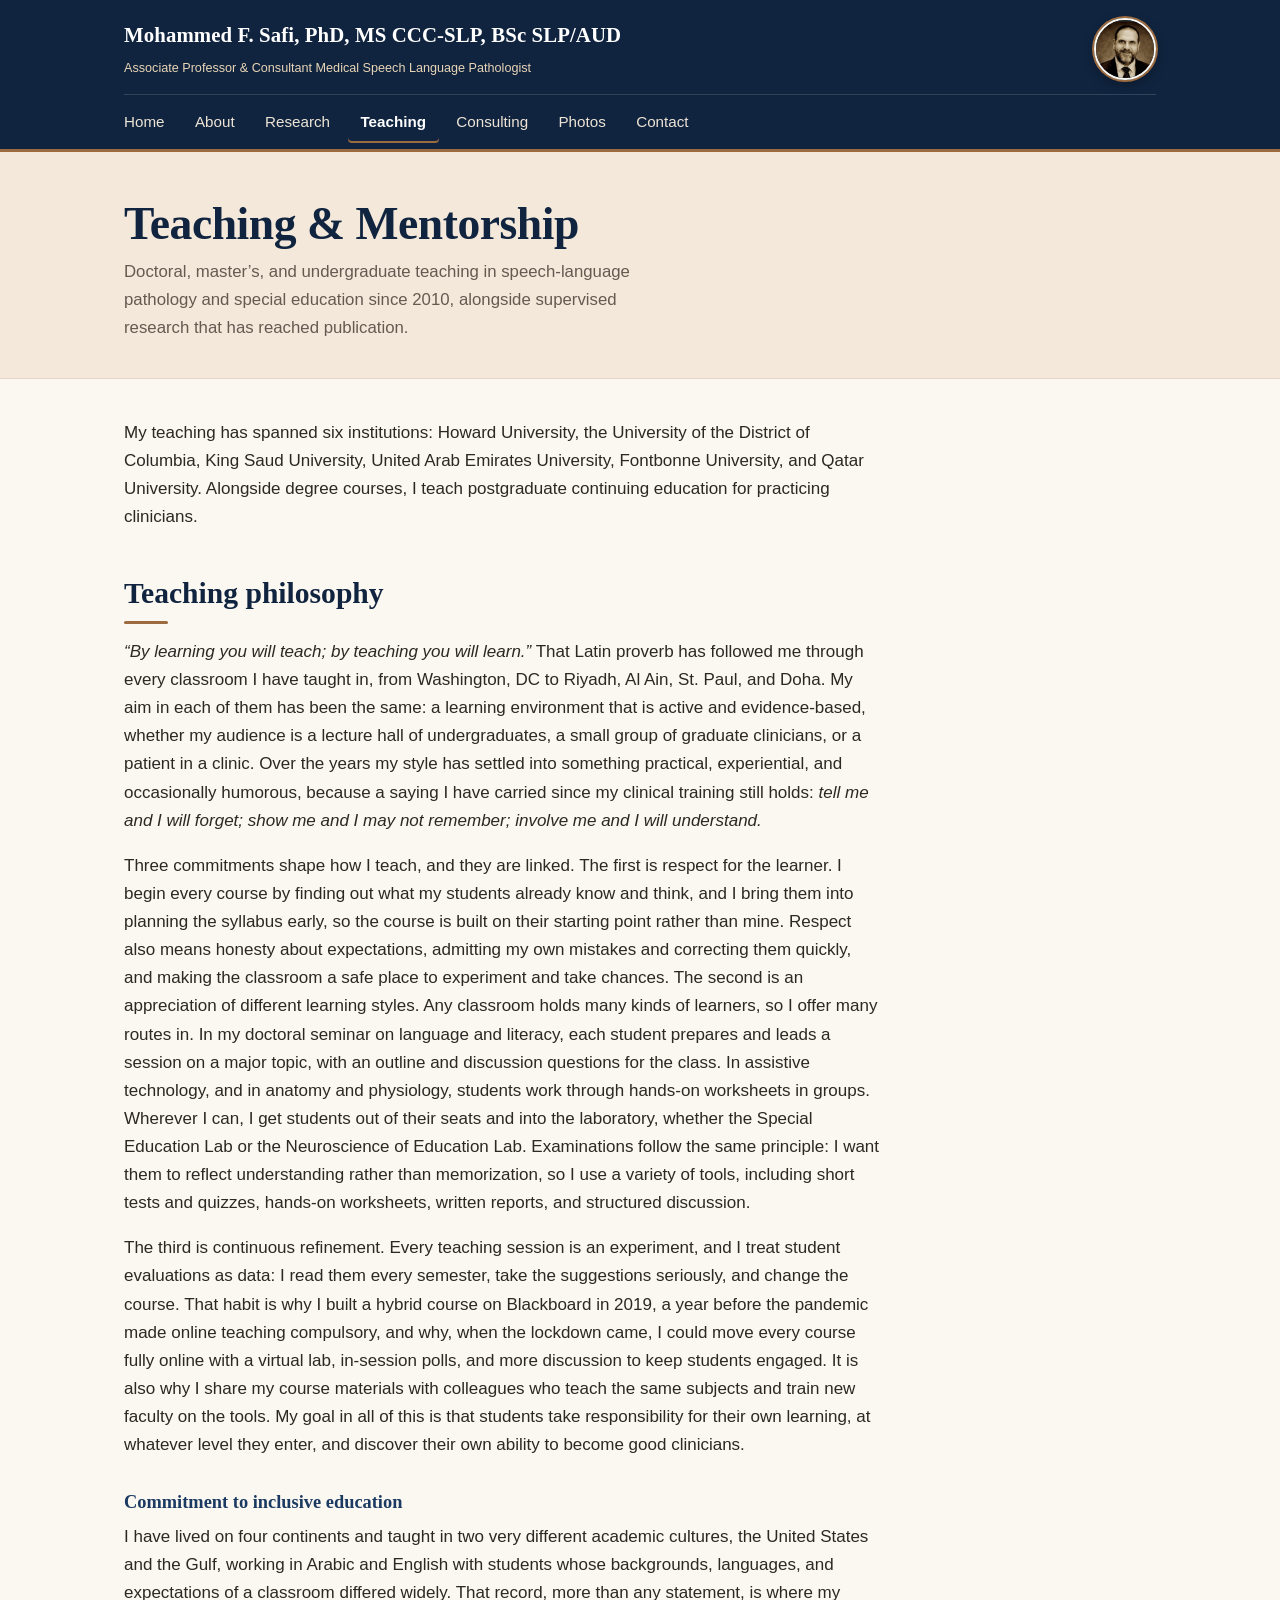
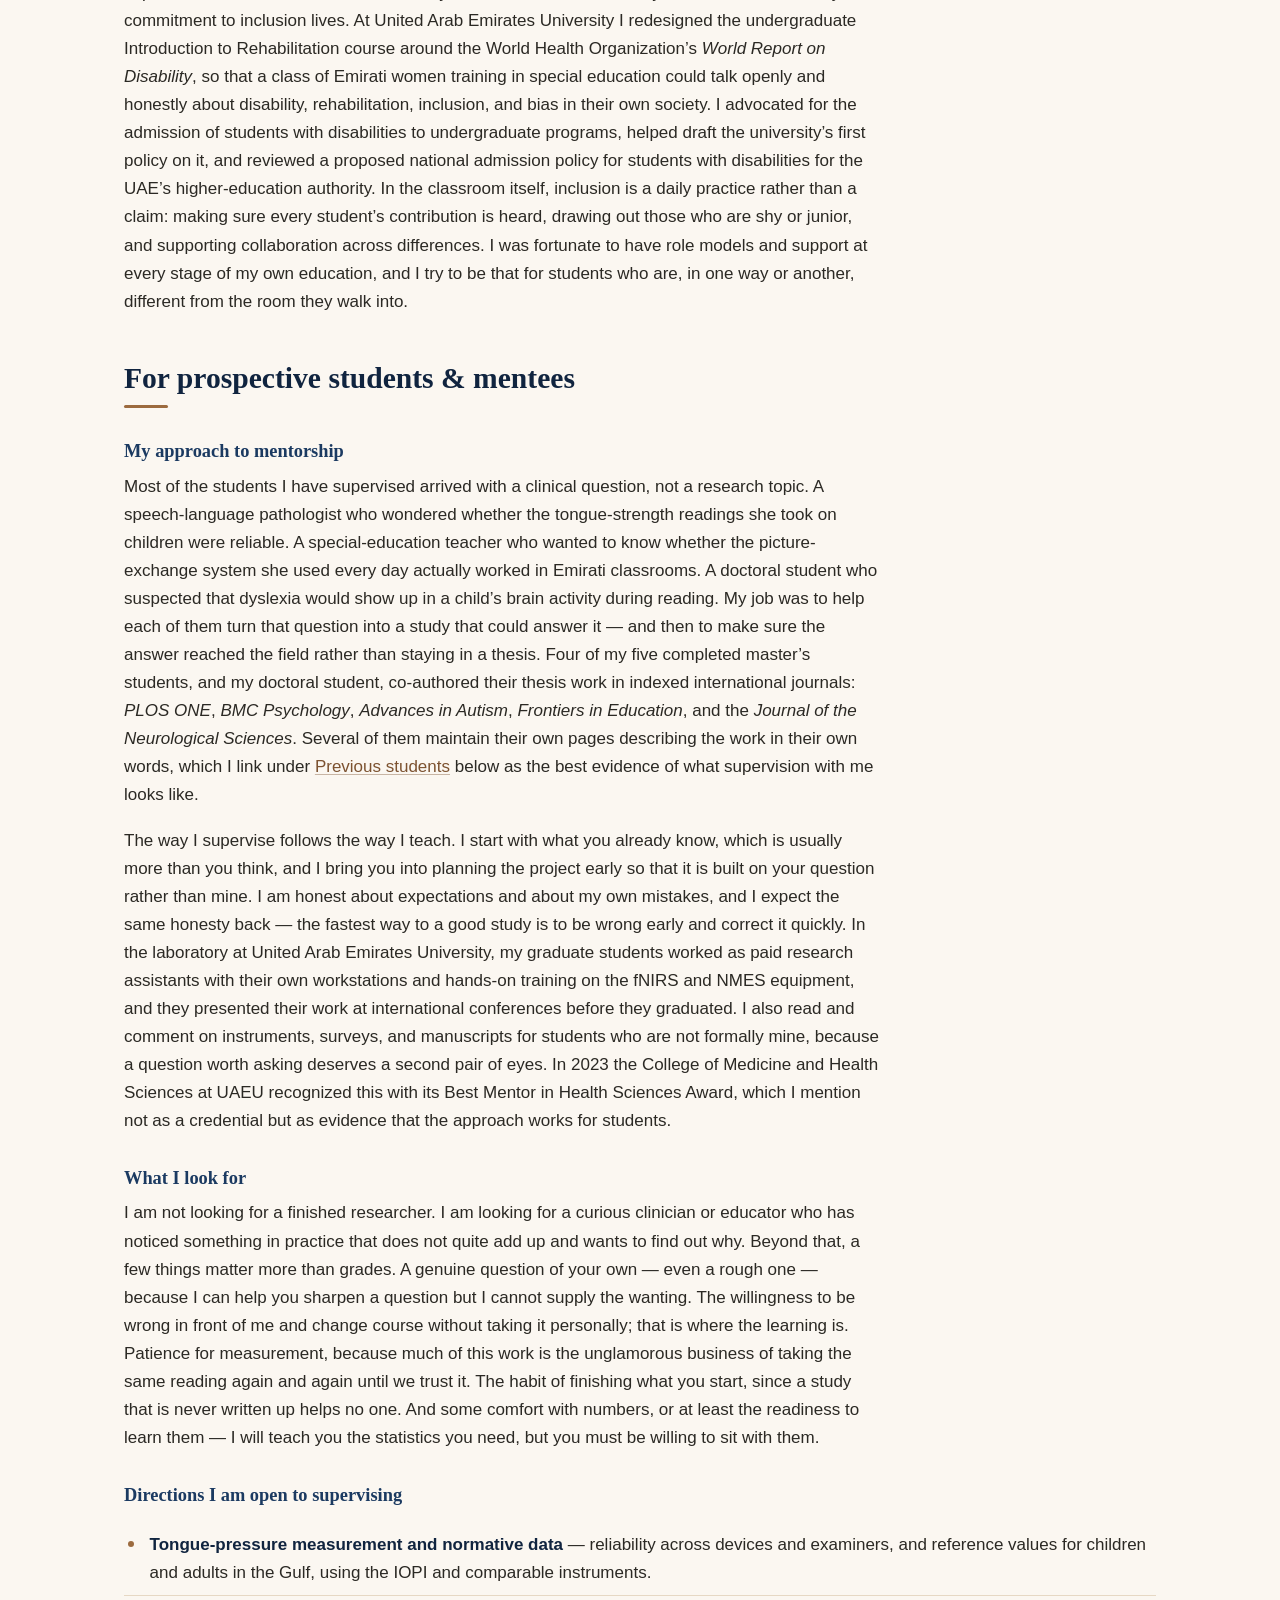
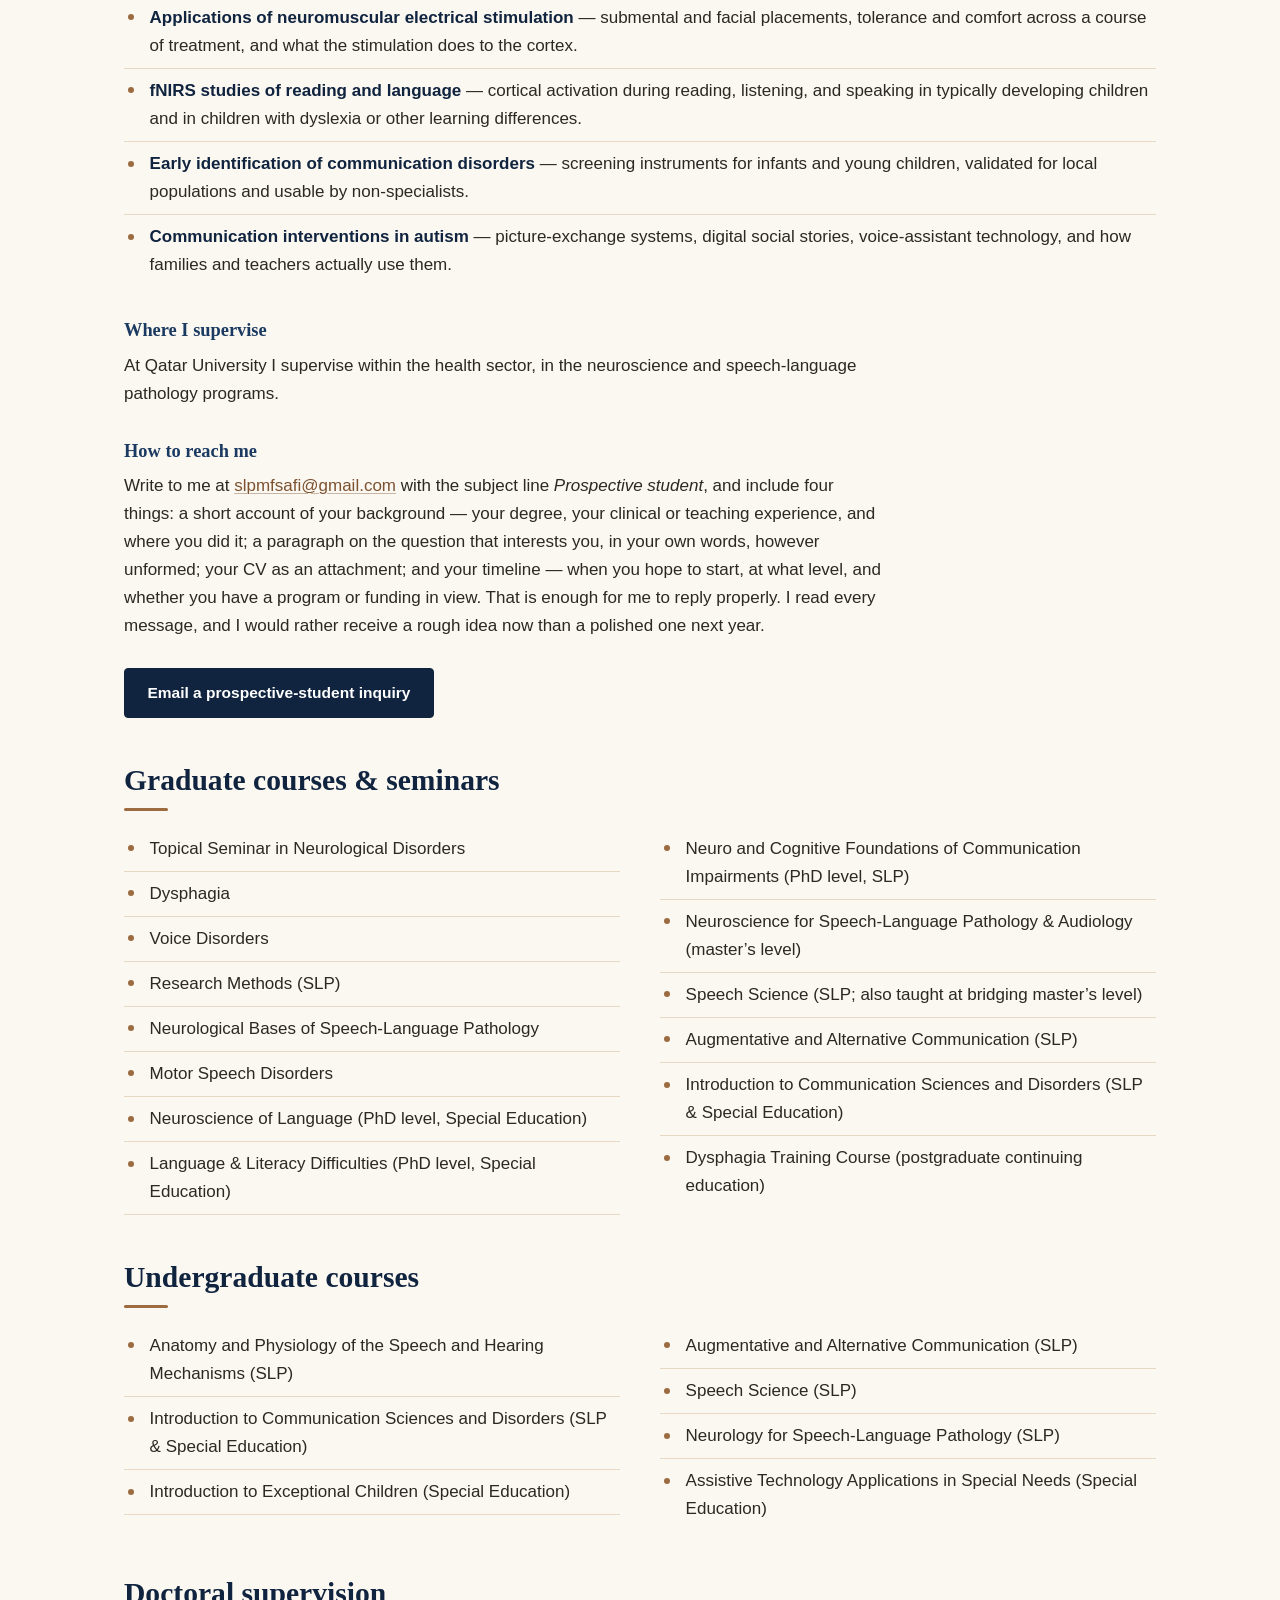
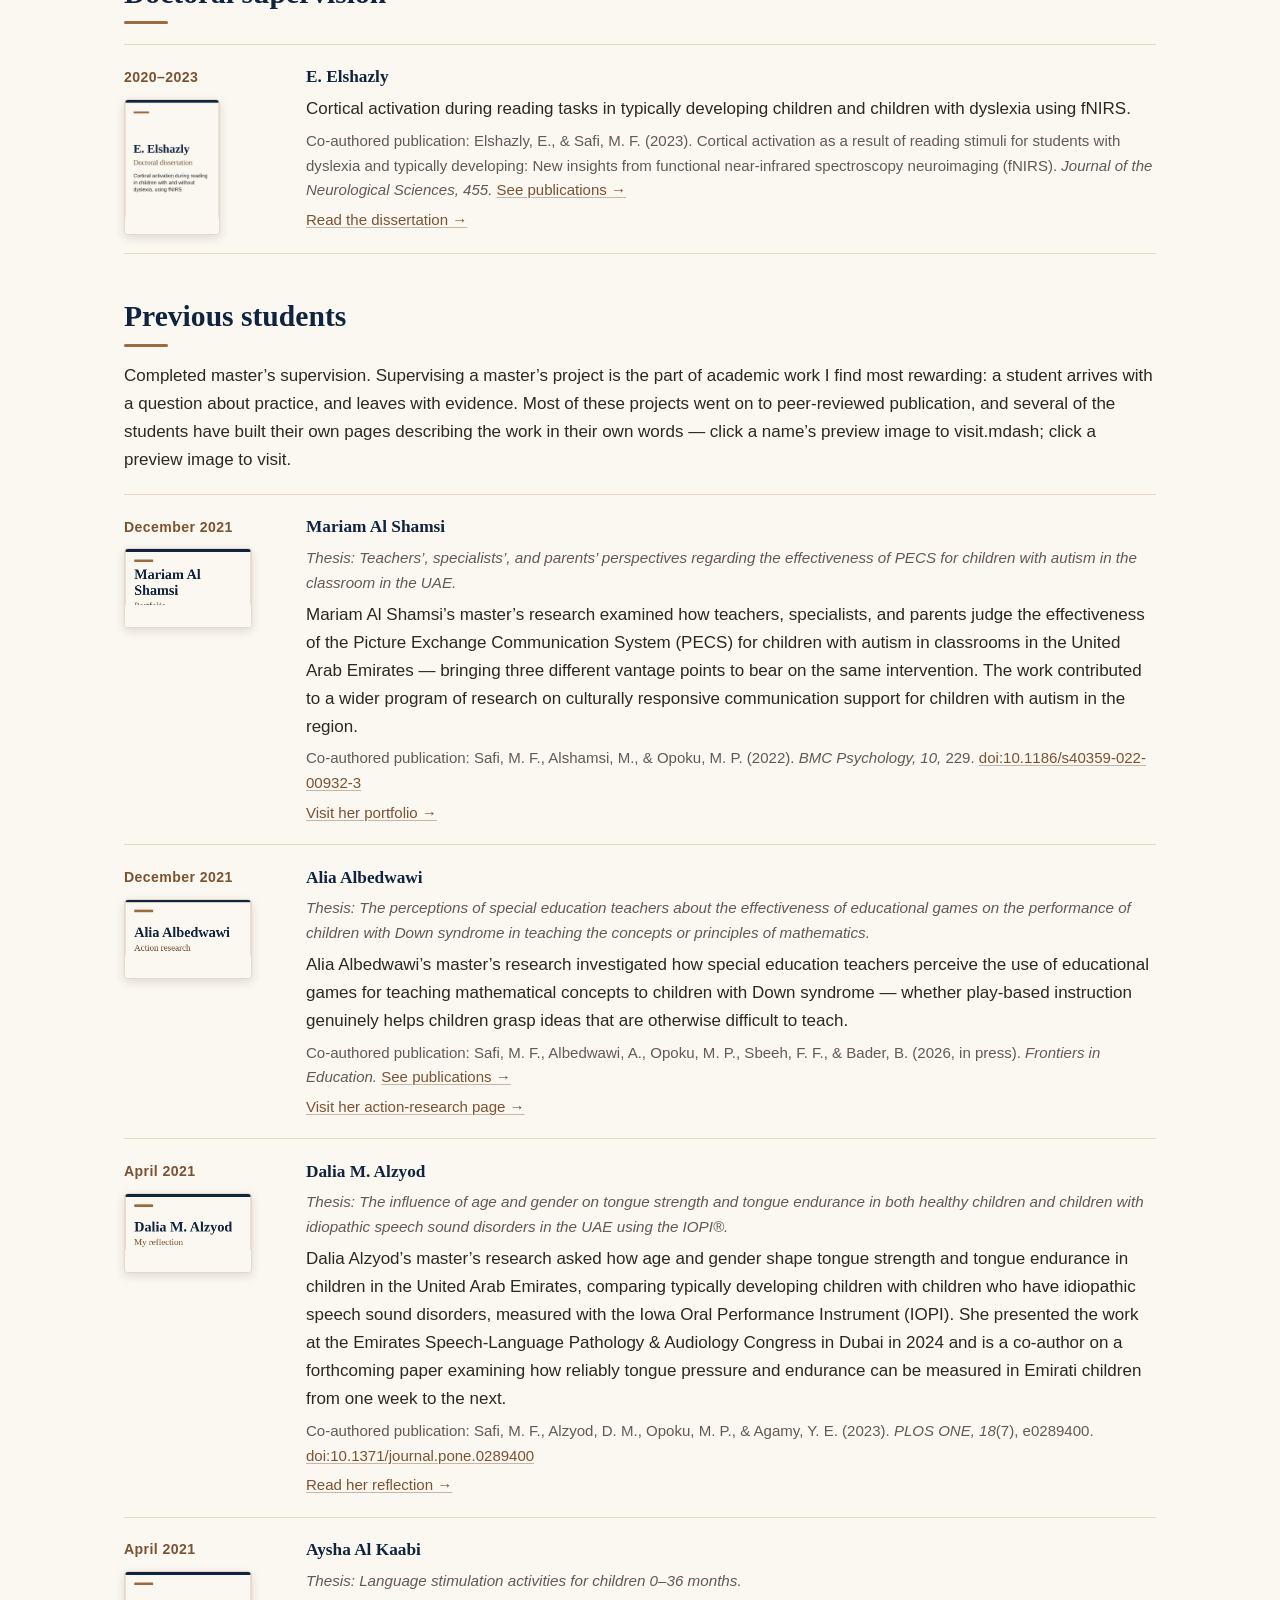
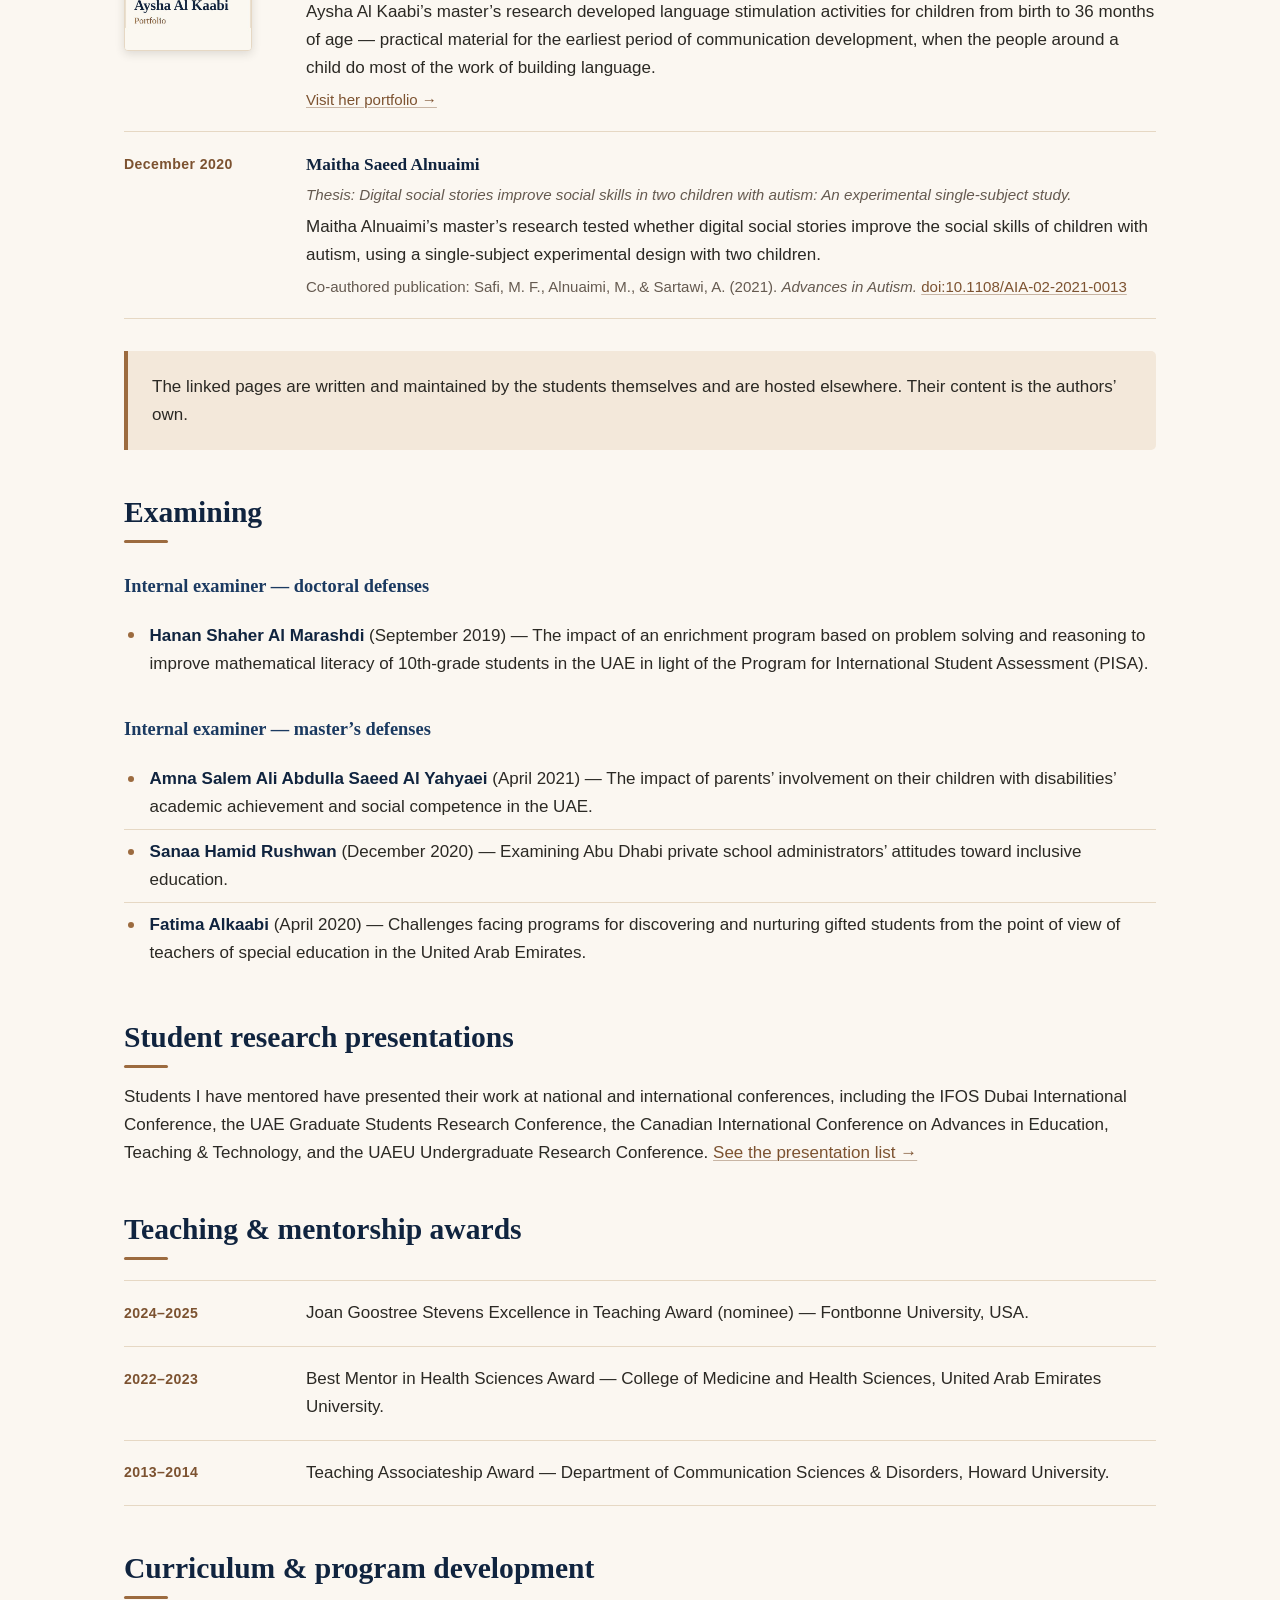
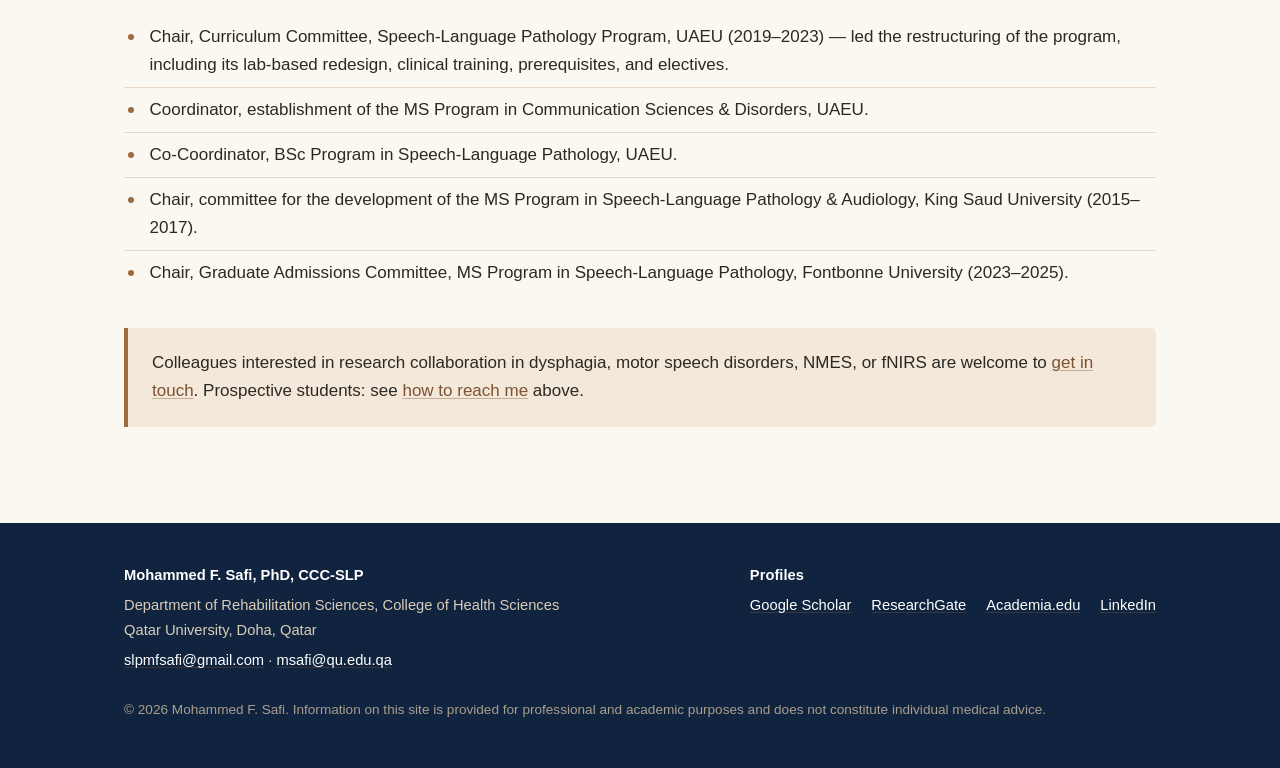
<file: teaching.html>
<!DOCTYPE html>
<html lang="en">
<head>
<meta charset="utf-8">
<meta name="viewport" content="width=device-width, initial-scale=1">
<title>Teaching &amp; Mentorship | Dr. Mohammed F. Safi, PhD, CCC-SLP</title>
<meta name="description" content="Teaching philosophy, commitment to inclusive education, guidance for prospective graduate students, graduate and undergraduate courses in speech-language pathology, doctoral and master's research supervision, and teaching awards.">
<link rel="canonical" href="https://slpmfsafi.github.io/teaching.html">
<meta property="og:type" content="article">
<meta property="og:title" content="Teaching &amp; Mentorship | Dr. Mohammed F. Safi, PhD, CCC-SLP">
<meta property="og:description" content="Graduate and undergraduate courses in speech-language pathology, doctoral and master's research supervision, curriculum development, and teaching awards.">
<meta property="og:image" content="https://slpmfsafi.github.io/assets/headshot.jpg">
<meta property="og:url" content="https://slpmfsafi.github.io/teaching.html">
<meta name="twitter:card" content="summary">
<link rel="icon" href="assets/favicon.svg" type="image/svg+xml">
<link rel="apple-touch-icon" href="assets/headshot-small.jpg">
<link rel="stylesheet" href="assets/style.css?v=48bb36c5">
</head>
<body>
<a class="skip-link" href="#main">Skip to main content</a>

<header class="site-header">
  <div class="wrap header-inner">
    <a class="brand" href="index.html">
      <span class="brand-name">Mohammed F. Safi, PhD, MS CCC-SLP, BSc SLP/AUD</span>
      <span class="brand-role">Associate Professor &amp; Consultant Medical Speech Language Pathologist</span>
      <img class="brand-photo" src="assets/headshot-small.jpg" alt="" width="360" height="360">
    </a>
    <nav class="site-nav" aria-label="Main">
      <ul>
        <li><a href="index.html">Home</a></li>
        <li><a href="about.html">About</a></li>
        <li><a href="research.html">Research</a></li>
        <li><a href="teaching.html" aria-current="page">Teaching</a></li>
        <li><a href="consulting.html">Consulting</a></li>
        <li><a href="photos.html">Photos</a></li>
        <li><a href="contact.html">Contact</a></li>
      </ul>
    </nav>
  </div>
</header>

<main id="main">
  <div class="page-head">
    <div class="wrap">
      <h1>Teaching &amp; Mentorship</h1>
      <p>Doctoral, master&rsquo;s, and undergraduate teaching in speech-language pathology and special education since 2010, alongside supervised research that has reached publication.</p>
    </div>
  </div>

  <div class="wrap">

    <div class="narrow">
      <p>My teaching has spanned six institutions: Howard University, the University of the District of Columbia, King Saud University, United Arab Emirates University, Fontbonne University, and Qatar University. Alongside degree courses, I teach postgraduate continuing education for practicing clinicians.</p>
    </div>

    <h2 id="philosophy">Teaching philosophy</h2>
    <div class="narrow">
      <p><em>&ldquo;By learning you will teach; by teaching you will learn.&rdquo;</em> That Latin proverb has followed me through every classroom I have taught in, from Washington, DC to Riyadh, Al Ain, St. Paul, and Doha. My aim in each of them has been the same: a learning environment that is active and evidence-based, whether my audience is a lecture hall of undergraduates, a small group of graduate clinicians, or a patient in a clinic. Over the years my style has settled into something practical, experiential, and occasionally humorous, because a saying I have carried since my clinical training still holds: <em>tell me and I will forget; show me and I may not remember; involve me and I will understand.</em></p>

      <p>Three commitments shape how I teach, and they are linked. The first is respect for the learner. I begin every course by finding out what my students already know and think, and I bring them into planning the syllabus early, so the course is built on their starting point rather than mine. Respect also means honesty about expectations, admitting my own mistakes and correcting them quickly, and making the classroom a safe place to experiment and take chances. The second is an appreciation of different learning styles. Any classroom holds many kinds of learners, so I offer many routes in. In my doctoral seminar on language and literacy, each student prepares and leads a session on a major topic, with an outline and discussion questions for the class. In assistive technology, and in anatomy and physiology, students work through hands-on worksheets in groups. Wherever I can, I get students out of their seats and into the laboratory, whether the Special Education Lab or the Neuroscience of Education Lab. Examinations follow the same principle: I want them to reflect understanding rather than memorization, so I use a variety of tools, including short tests and quizzes, hands-on worksheets, written reports, and structured discussion.</p>

      <p>The third is continuous refinement. Every teaching session is an experiment, and I treat student evaluations as data: I read them every semester, take the suggestions seriously, and change the course. That habit is why I built a hybrid course on Blackboard in 2019, a year before the pandemic made online teaching compulsory, and why, when the lockdown came, I could move every course fully online with a virtual lab, in-session polls, and more discussion to keep students engaged. It is also why I share my course materials with colleagues who teach the same subjects and train new faculty on the tools. My goal in all of this is that students take responsibility for their own learning, at whatever level they enter, and discover their own ability to become good clinicians.</p>
    </div>

    <h3 id="inclusion">Commitment to inclusive education</h3>
    <div class="narrow">
      <p>I have lived on four continents and taught in two very different academic cultures, the United States and the Gulf, working in Arabic and English with students whose backgrounds, languages, and expectations of a classroom differed widely. That record, more than any statement, is where my commitment to inclusion lives. At United Arab Emirates University I redesigned the undergraduate Introduction to Rehabilitation course around the World Health Organization&rsquo;s <em>World Report on Disability</em>, so that a class of Emirati women training in special education could talk openly and honestly about disability, rehabilitation, inclusion, and bias in their own society. I advocated for the admission of students with disabilities to undergraduate programs, helped draft the university&rsquo;s first policy on it, and reviewed a proposed national admission policy for students with disabilities for the UAE&rsquo;s higher-education authority. In the classroom itself, inclusion is a daily practice rather than a claim: making sure every student&rsquo;s contribution is heard, drawing out those who are shy or junior, and supporting collaboration across differences. I was fortunate to have role models and support at every stage of my own education, and I try to be that for students who are, in one way or another, different from the room they walk into.</p>
    </div>

    <h2 id="prospective">For prospective students &amp; mentees</h2>

    <h3>My approach to mentorship</h3>
    <div class="narrow">
      <p>Most of the students I have supervised arrived with a clinical question, not a research topic. A speech-language pathologist who wondered whether the tongue-strength readings she took on children were reliable. A special-education teacher who wanted to know whether the picture-exchange system she used every day actually worked in Emirati classrooms. A doctoral student who suspected that dyslexia would show up in a child&rsquo;s brain activity during reading. My job was to help each of them turn that question into a study that could answer it &mdash; and then to make sure the answer reached the field rather than staying in a thesis. Four of my five completed master&rsquo;s students, and my doctoral student, co-authored their thesis work in indexed international journals: <em>PLOS ONE</em>, <em>BMC Psychology</em>, <em>Advances in Autism</em>, <em>Frontiers in Education</em>, and the <em>Journal of the Neurological Sciences</em>. Several of them maintain their own pages describing the work in their own words, which I link under <a href="#previous-students">Previous students</a> below as the best evidence of what supervision with me looks like.</p>
      <p>The way I supervise follows the way I teach. I start with what you already know, which is usually more than you think, and I bring you into planning the project early so that it is built on your question rather than mine. I am honest about expectations and about my own mistakes, and I expect the same honesty back &mdash; the fastest way to a good study is to be wrong early and correct it quickly. In the laboratory at United Arab Emirates University, my graduate students worked as paid research assistants with their own workstations and hands-on training on the fNIRS and NMES equipment, and they presented their work at international conferences before they graduated. I also read and comment on instruments, surveys, and manuscripts for students who are not formally mine, because a question worth asking deserves a second pair of eyes. In 2023 the College of Medicine and Health Sciences at UAEU recognized this with its Best Mentor in Health Sciences Award, which I mention not as a credential but as evidence that the approach works for students.</p>
    </div>

    <h3>What I look for</h3>
    <div class="narrow">
      <p>I am not looking for a finished researcher. I am looking for a curious clinician or educator who has noticed something in practice that does not quite add up and wants to find out why. Beyond that, a few things matter more than grades. A genuine question of your own &mdash; even a rough one &mdash; because I can help you sharpen a question but I cannot supply the wanting. The willingness to be wrong in front of me and change course without taking it personally; that is where the learning is. Patience for measurement, because much of this work is the unglamorous business of taking the same reading again and again until we trust it. The habit of finishing what you start, since a study that is never written up helps no one. And some comfort with numbers, or at least the readiness to learn them &mdash; I will teach you the statistics you need, but you must be willing to sit with them.</p>
    </div>

    <h3>Directions I am open to supervising</h3>
    <ul class="tick">
      <li><strong>Tongue-pressure measurement and normative data</strong> &mdash; reliability across devices and examiners, and reference values for children and adults in the Gulf, using the IOPI and comparable instruments.</li>
      <li><strong>Applications of neuromuscular electrical stimulation</strong> &mdash; submental and facial placements, tolerance and comfort across a course of treatment, and what the stimulation does to the cortex.</li>
      <li><strong>fNIRS studies of reading and language</strong> &mdash; cortical activation during reading, listening, and speaking in typically developing children and in children with dyslexia or other learning differences.</li>
      <li><strong>Early identification of communication disorders</strong> &mdash; screening instruments for infants and young children, validated for local populations and usable by non-specialists.</li>
      <li><strong>Communication interventions in autism</strong> &mdash; picture-exchange systems, digital social stories, voice-assistant technology, and how families and teachers actually use them.</li>
    </ul>

    <h3>Where I supervise</h3>
    <div class="narrow">
      <p>At Qatar University I supervise within the health sector, in the neuroscience and speech-language pathology programs.</p>
    </div>

    <h3 id="reach">How to reach me</h3>
    <div class="narrow">
      <p>Write to me at <a href="mailto:slpmfsafi@gmail.com?subject=Prospective%20student">slpmfsafi@gmail.com</a> with the subject line <em>Prospective student</em>, and include four things: a short account of your background &mdash; your degree, your clinical or teaching experience, and where you did it; a paragraph on the question that interests you, in your own words, however unformed; your CV as an attachment; and your timeline &mdash; when you hope to start, at what level, and whether you have a program or funding in view. That is enough for me to reply properly. I read every message, and I would rather receive a rough idea now than a polished one next year.</p>
      <div class="btn-row">
        <a class="btn" href="mailto:slpmfsafi@gmail.com?subject=Prospective%20student">Email a prospective-student inquiry</a>
      </div>
    </div>

    <h2>Graduate courses &amp; seminars</h2>
    <ul class="tick two-col">
      <li>Topical Seminar in Neurological Disorders</li>
      <li>Dysphagia</li>
      <li>Voice Disorders</li>
      <li>Research Methods (SLP)</li>
      <li>Neurological Bases of Speech-Language Pathology</li>
      <li>Motor Speech Disorders</li>
      <li>Neuroscience of Language (PhD level, Special Education)</li>
      <li>Language &amp; Literacy Difficulties (PhD level, Special Education)</li>
      <li>Neuro and Cognitive Foundations of Communication Impairments (PhD level, SLP)</li>
      <li>Neuroscience for Speech-Language Pathology &amp; Audiology (master&rsquo;s level)</li>
      <li>Speech Science (SLP; also taught at bridging master&rsquo;s level)</li>
      <li>Augmentative and Alternative Communication (SLP)</li>
      <li>Introduction to Communication Sciences and Disorders (SLP &amp; Special Education)</li>
      <li>Dysphagia Training Course (postgraduate continuing education)</li>
    </ul>

    <h2>Undergraduate courses</h2>
    <ul class="tick two-col">
      <li>Anatomy and Physiology of the Speech and Hearing Mechanisms (SLP)</li>
      <li>Introduction to Communication Sciences and Disorders (SLP &amp; Special Education)</li>
      <li>Introduction to Exceptional Children (Special Education)</li>
      <li>Augmentative and Alternative Communication (SLP)</li>
      <li>Speech Science (SLP)</li>
      <li>Neurology for Speech-Language Pathology (SLP)</li>
      <li>Assistive Technology Applications in Special Needs (Special Education)</li>
    </ul>

    <h2 id="doctoral">Doctoral supervision</h2>
    <div class="entries">
      <div class="entry">
        <div class="when">2020&ndash;2023
          <a class="thumb thumb-page" href="https://scholarworks.uaeu.ac.ae/cgi/viewcontent.cgi?article=1296&amp;context=all_dissertations" aria-label="E. Elshazly&rsquo;s doctoral dissertation on UAEU ScholarWorks (opens an external site)"><img src="assets/students/elshazly-dissertation.jpg" alt="Preview of E. Elshazly&rsquo;s doctoral dissertation" width="480" height="680" loading="lazy"></a>
        </div>
        <div class="what">
          <p class="org">E. Elshazly</p>
          <p class="detail">Cortical activation during reading tasks in typically developing children and children with dyslexia using fNIRS.</p>
          <p class="sub">Co-authored publication: Elshazly, E., &amp; Safi, M. F. (2023). Cortical activation as a result of reading stimuli for students with dyslexia and typically developing: New insights from functional near-infrared spectroscopy neuroimaging (fNIRS). <em>Journal of the Neurological Sciences, 455.</em> <a href="research.html#y2023">See publications &rarr;</a></p>
          <p class="sub"><a href="https://scholarworks.uaeu.ac.ae/cgi/viewcontent.cgi?article=1296&amp;context=all_dissertations">Read the dissertation &rarr;</a></p>
        </div>
      </div>
    </div>

    <h2 id="previous-students">Previous students</h2>
    <p>Completed master&rsquo;s supervision. Supervising a master&rsquo;s project is the part of academic work I find most rewarding: a student arrives with a question about practice, and leaves with evidence. Most of these projects went on to peer-reviewed publication, and several of the students have built their own pages describing the work in their own words &mdash; click a name&rsquo;s preview image to visit.mdash; click a preview image to visit.</p>
    <div class="entries students">
      <div class="entry">
        <div class="when">December 2021
          <a class="thumb" href="https://ms4550.wixsite.com/myportfolio" aria-label="Mariam Al Shamsi&rsquo;s own page (opens an external site)"><img src="assets/students/mariam-al-shamsi.jpg" alt="Preview of Mariam Al Shamsi&rsquo;s page" width="480" height="300" loading="lazy"></a>
        </div>
        <div class="what">
          <p class="org">Mariam Al Shamsi</p>
          <p class="thesis">Thesis: Teachers&rsquo;, specialists&rsquo;, and parents&rsquo; perspectives regarding the effectiveness of PECS for children with autism in the classroom in the UAE.</p>
          <p class="detail">Mariam Al Shamsi&rsquo;s master&rsquo;s research examined how teachers, specialists, and parents judge the effectiveness of the Picture Exchange Communication System (PECS) for children with autism in classrooms in the United Arab Emirates &mdash; bringing three different vantage points to bear on the same intervention. The work contributed to a wider program of research on culturally responsive communication support for children with autism in the region.</p>
          <p class="sub">Co-authored publication: Safi, M. F., Alshamsi, M., &amp; Opoku, M. P. (2022). <em>BMC Psychology, 10,</em> 229. <a href="https://doi.org/10.1186/s40359-022-00932-3">doi:10.1186/s40359-022-00932-3</a></p>
          <p class="sub"><a href="https://ms4550.wixsite.com/myportfolio">Visit her portfolio &rarr;</a></p>
        </div>
      </div>
      <div class="entry">
        <div class="when">December 2021
          <a class="thumb" href="https://bentabdulla12345.wixsite.com/my-site/action-research" aria-label="Alia Albedwawi&rsquo;s own page (opens an external site)"><img src="assets/students/alia-albedwawi.jpg" alt="Preview of Alia Albedwawi&rsquo;s page" width="480" height="300" loading="lazy"></a>
        </div>
        <div class="what">
          <p class="org">Alia Albedwawi</p>
          <p class="thesis">Thesis: The perceptions of special education teachers about the effectiveness of educational games on the performance of children with Down syndrome in teaching the concepts or principles of mathematics.</p>
          <p class="detail">Alia Albedwawi&rsquo;s master&rsquo;s research investigated how special education teachers perceive the use of educational games for teaching mathematical concepts to children with Down syndrome &mdash; whether play-based instruction genuinely helps children grasp ideas that are otherwise difficult to teach.</p>
          <p class="sub">Co-authored publication: Safi, M. F., Albedwawi, A., Opoku, M. P., Sbeeh, F. F., &amp; Bader, B. (2026, in press). <em>Frontiers in Education.</em> <a href="research.html#y2026">See publications &rarr;</a></p>
          <p class="sub"><a href="https://bentabdulla12345.wixsite.com/my-site/action-research">Visit her action-research page &rarr;</a></p>
        </div>
      </div>
      <div class="entry">
        <div class="when">April 2021
          <a class="thumb" href="https://daliaalzyoud.wixsite.com/website/my-reflection" aria-label="Dalia M. Alzyod&rsquo;s own page (opens an external site)"><img src="assets/students/dalia-alzyod.jpg" alt="Preview of Dalia M. Alzyod&rsquo;s page" width="480" height="300" loading="lazy"></a>
        </div>
        <div class="what">
          <p class="org">Dalia M. Alzyod</p>
          <p class="thesis">Thesis: The influence of age and gender on tongue strength and tongue endurance in both healthy children and children with idiopathic speech sound disorders in the UAE using the IOPI&reg;.</p>
          <p class="detail">Dalia Alzyod&rsquo;s master&rsquo;s research asked how age and gender shape tongue strength and tongue endurance in children in the United Arab Emirates, comparing typically developing children with children who have idiopathic speech sound disorders, measured with the Iowa Oral Performance Instrument (IOPI). She presented the work at the Emirates Speech-Language Pathology &amp; Audiology Congress in Dubai in 2024 and is a co-author on a forthcoming paper examining how reliably tongue pressure and endurance can be measured in Emirati children from one week to the next.</p>
          <p class="sub">Co-authored publication: Safi, M. F., Alzyod, D. M., Opoku, M. P., &amp; Agamy, Y. E. (2023). <em>PLOS ONE, 18</em>(7), e0289400. <a href="https://doi.org/10.1371/journal.pone.0289400">doi:10.1371/journal.pone.0289400</a></p>
          <p class="sub"><a href="https://daliaalzyoud.wixsite.com/website/my-reflection">Read her reflection &rarr;</a></p>
        </div>
      </div>
      <div class="entry">
        <div class="when">April 2021
          <a class="thumb" href="https://m1993m.wixsite.com/aysha" aria-label="Aysha Al Kaabi&rsquo;s own page (opens an external site)"><img src="assets/students/aysha-al-kaabi.jpg" alt="Preview of Aysha Al Kaabi&rsquo;s page" width="480" height="300" loading="lazy"></a>
        </div>
        <div class="what">
          <p class="org">Aysha Al Kaabi</p>
          <p class="thesis">Thesis: Language stimulation activities for children 0&ndash;36 months.</p>
          <p class="detail">Aysha Al Kaabi&rsquo;s master&rsquo;s research developed language stimulation activities for children from birth to 36 months of age &mdash; practical material for the earliest period of communication development, when the people around a child do most of the work of building language.</p>
          <p class="sub"><a href="https://m1993m.wixsite.com/aysha">Visit her portfolio &rarr;</a></p>
        </div>
      </div>
      <div class="entry">
        <div class="when">December 2020</div>
        <div class="what">
          <p class="org">Maitha Saeed Alnuaimi</p>
          <p class="thesis">Thesis: Digital social stories improve social skills in two children with autism: An experimental single-subject study.</p>
          <p class="detail">Maitha Alnuaimi&rsquo;s master&rsquo;s research tested whether digital social stories improve the social skills of children with autism, using a single-subject experimental design with two children.</p>
          <p class="sub">Co-authored publication: Safi, M. F., Alnuaimi, M., &amp; Sartawi, A. (2021). <em>Advances in Autism.</em> <a href="https://doi.org/10.1108/AIA-02-2021-0013">doi:10.1108/AIA-02-2021-0013</a></p>
        </div>
      </div>
    </div>
    <div class="callout">
      <p>The linked pages are written and maintained by the students themselves and are hosted elsewhere. Their content is the authors&rsquo; own.</p>
    </div>

    <h2>Examining</h2>
    <h3>Internal examiner &mdash; doctoral defenses</h3>
    <ul class="tick">
      <li><strong>Hanan Shaher Al Marashdi</strong> (September 2019) &mdash; The impact of an enrichment program based on problem solving and reasoning to improve mathematical literacy of 10th-grade students in the UAE in light of the Program for International Student Assessment (PISA).</li>
    </ul>
    <h3>Internal examiner &mdash; master&rsquo;s defenses</h3>
    <ul class="tick">
      <li><strong>Amna Salem Ali Abdulla Saeed Al Yahyaei</strong> (April 2021) &mdash; The impact of parents&rsquo; involvement on their children with disabilities&rsquo; academic achievement and social competence in the UAE.</li>
      <li><strong>Sanaa Hamid Rushwan</strong> (December 2020) &mdash; Examining Abu Dhabi private school administrators&rsquo; attitudes toward inclusive education.</li>
      <li><strong>Fatima Alkaabi</strong> (April 2020) &mdash; Challenges facing programs for discovering and nurturing gifted students from the point of view of teachers of special education in the United Arab Emirates.</li>
    </ul>

    <h2>Student research presentations</h2>
    <p>Students I have mentored have presented their work at national and international conferences, including the IFOS Dubai International Conference, the UAE Graduate Students Research Conference, the Canadian International Conference on Advances in Education, Teaching &amp; Technology, and the UAEU Undergraduate Research Conference. <a href="research.html#presentations">See the presentation list &rarr;</a></p>

    <h2>Teaching &amp; mentorship awards</h2>
    <div class="entries">
      <div class="entry">
        <div class="when">2024&ndash;2025</div>
        <div class="what"><p class="detail">Joan Goostree Stevens Excellence in Teaching Award (nominee) &mdash; Fontbonne University, USA.</p></div>
      </div>
      <div class="entry">
        <div class="when">2022&ndash;2023</div>
        <div class="what"><p class="detail">Best Mentor in Health Sciences Award &mdash; College of Medicine and Health Sciences, United Arab Emirates University.</p></div>
      </div>
      <div class="entry">
        <div class="when">2013&ndash;2014</div>
        <div class="what"><p class="detail">Teaching Associateship Award &mdash; Department of Communication Sciences &amp; Disorders, Howard University.</p></div>
      </div>
    </div>

    <h2>Curriculum &amp; program development</h2>
    <ul class="tick">
      <li>Chair, Curriculum Committee, Speech-Language Pathology Program, UAEU (2019&ndash;2023) &mdash; led the restructuring of the program, including its lab-based redesign, clinical training, prerequisites, and electives.</li>
      <li>Coordinator, establishment of the MS Program in Communication Sciences &amp; Disorders, UAEU.</li>
      <li>Co-Coordinator, BSc Program in Speech-Language Pathology, UAEU.</li>
      <li>Chair, committee for the development of the MS Program in Speech-Language Pathology &amp; Audiology, King Saud University (2015&ndash;2017).</li>
      <li>Chair, Graduate Admissions Committee, MS Program in Speech-Language Pathology, Fontbonne University (2023&ndash;2025).</li>
    </ul>

    <div class="callout">
      <p>Colleagues interested in research collaboration in dysphagia, motor speech disorders, NMES, or fNIRS are welcome to <a href="contact.html">get in touch</a>. Prospective students: see <a href="#prospective">how to reach me</a> above.</p>
    </div>

  </div>
</main>

<footer class="site-footer">
  <div class="wrap footer-inner">
    <div>
      <p><strong style="color:#fff">Mohammed F. Safi, PhD, CCC-SLP</strong></p>
      <p>Department of Rehabilitation Sciences, College of Health Sciences<br>Qatar University, Doha, Qatar</p>
      <p><a href="mailto:slpmfsafi@gmail.com">slpmfsafi@gmail.com</a> &middot; <a href="mailto:msafi@qu.edu.qa">msafi@qu.edu.qa</a></p>
    </div>
    <div>
      <p><strong style="color:#fff">Profiles</strong></p>
      <ul>
        <li><a href="https://scholar.google.com/citations?user=mkrERxgAAAAJ">Google Scholar</a></li>
        <li><a href="https://www.researchgate.net/profile/Mohammed_Safi7">ResearchGate</a></li>
        <li><a href="https://fontbonne.academia.edu/MohammedSafi">Academia.edu</a></li>
        <li><a href="https://www.linkedin.com/in/mohammed-safi-00587445/">LinkedIn</a></li>
      </ul>
    </div>
  </div>
  <div class="wrap"><p class="fine">&copy; 2026 Mohammed F. Safi. Information on this site is provided for professional and academic purposes and does not constitute individual medical advice.</p></div>
</footer>
</body>
</html>
</file>
<file: assets/style.css>
/* ==========================================================================
   Dr. Mohammed F. Safi — shared stylesheet
   Plain CSS. No frameworks, no build step.
   ========================================================================== */

:root{
  --navy:#10243F;
  --navy-soft:#1B3A61;
  --ink:#2B2924;
  --muted:#655A50;
  --cream:#FBF7F1;
  --sand:#F3E8DA;
  --line:#E6D8C4;
  --accent:#7C5230;
  --accent-bright:#9C6B3F;
  --card:#FFFDF9;
  --parchment:#E9D5B7;
  --serif:"Iowan Old Style","Palatino Linotype",Palatino,"Book Antiqua",Georgia,"Times New Roman",serif;
  --sans:-apple-system,BlinkMacSystemFont,"Segoe UI",Roboto,"Helvetica Neue",Arial,sans-serif;
  --wrap:1080px;
  --narrow:760px;
}

*,*::before,*::after{box-sizing:border-box}

html{-webkit-text-size-adjust:100%}

body{
  margin:0;
  background:var(--cream);
  color:var(--ink);
  font-family:var(--sans);
  font-size:1.0625rem;
  line-height:1.65;
  -webkit-font-smoothing:antialiased;
}

/* --- Skip link (accessibility) ------------------------------------------ */
.skip-link{
  position:absolute;left:-9999px;top:0;
  background:var(--navy);color:#fff;padding:.75rem 1.25rem;z-index:100;
  text-decoration:none;border-radius:0 0 4px 0;
}
.skip-link:focus{left:0}

/* --- Typography ---------------------------------------------------------- */
h1,h2,h3,h4{font-family:var(--serif);color:var(--navy);line-height:1.25;font-weight:600;margin:0 0 .5em}
h1{font-size:clamp(1.9rem,4.6vw,2.85rem);letter-spacing:-.01em}
h2{font-size:clamp(1.4rem,3vw,1.85rem);margin-top:2.75rem}
h2::after{content:"";display:block;width:2.75rem;height:3px;border-radius:2px;background:var(--accent-bright);margin-top:.55rem}
h3{font-size:1.15rem;margin-top:2rem;color:var(--navy-soft)}
h4{font-size:1rem;margin-top:1.5rem;font-family:var(--sans);text-transform:uppercase;
   letter-spacing:.08em;color:var(--muted);font-weight:700}
p{margin:0 0 1.1rem}
a{color:var(--accent);text-decoration:underline;text-underline-offset:2px;
  text-decoration-thickness:1px;text-decoration-color:rgba(124,82,48,.4)}
a:hover,a:focus{color:var(--navy);text-decoration-color:currentColor}
:focus-visible{outline:3px solid var(--accent-bright);outline-offset:2px;border-radius:2px}
strong{font-weight:700;color:var(--navy)}
hr{border:0;border-top:1px solid var(--line);margin:2.5rem 0}

/* --- Layout -------------------------------------------------------------- */
.wrap{max-width:var(--wrap);margin:0 auto;padding:0 1.5rem}
.narrow{max-width:var(--narrow)}
main{padding-bottom:4rem}
section{margin-bottom:1rem}

/* --- Header & navigation ------------------------------------------------- */
.site-header{background:var(--navy);color:#fff;border-bottom:3px solid var(--accent-bright)}
.site-header a{color:#fff}
.header-inner{padding-top:1.15rem;padding-bottom:.35rem}
.brand{display:grid;grid-template-columns:minmax(0,1fr) auto;align-items:center;column-gap:1.25rem;
  text-decoration:none;margin-bottom:.85rem}
.brand:hover,.brand:focus{text-decoration:none}
.brand-name,.brand-role{max-width:70ch}
.brand-photo{
  grid-column:2;grid-row:1/3;width:62px;height:62px;border-radius:50%;object-fit:cover;
  border:2px solid var(--cream);box-shadow:0 0 0 2px var(--accent-bright),0 4px 12px rgba(0,0,0,.35);
  transition:transform .2s ease;
}
.brand:hover .brand-photo,.brand:focus .brand-photo{transform:scale(1.05)}
.brand-name{display:block;font-family:var(--serif);font-weight:600;line-height:1.25;
  font-size:clamp(1.02rem,2.3vw,1.3rem);letter-spacing:.005em}
.brand-role{display:block;font-family:var(--sans);font-size:.79rem;font-weight:500;
  color:var(--parchment);margin-top:.28rem;line-height:1.45}

.site-nav{border-top:1px solid rgba(255,255,255,.14);padding-top:.35rem}
.site-nav ul{display:flex;flex-wrap:wrap;gap:.1rem .3rem;list-style:none;margin:0 0 0 -.8rem;padding:0}
.site-nav a{
  display:block;padding:.55rem .8rem;border-radius:4px;text-decoration:none;
  font-size:.95rem;color:#EDE4D6;
}
.site-nav a:hover,.site-nav a:focus{background:rgba(255,255,255,.12);color:#fff}
.site-nav a[aria-current]{color:#fff;font-weight:600;box-shadow:inset 0 -2px 0 var(--accent-bright)}

/* --- Page header band ---------------------------------------------------- */
.page-head{background:var(--sand);border-bottom:1px solid var(--line);padding:2.75rem 0 2.25rem;margin-bottom:2.5rem}
.page-head h1{margin-bottom:.35rem}
.page-head p{color:var(--muted);max-width:60ch;margin-bottom:0;font-size:1.05rem}

.meta-line{color:var(--muted);font-size:.98rem;margin-top:-.35rem}

/* --- Home hero ----------------------------------------------------------- */
.hero{background:linear-gradient(180deg,#F6EADA 0%,var(--sand) 100%);border-bottom:1px solid var(--line);padding:2.75rem 0 2.5rem}
.hero-grid{display:grid;grid-template-columns:minmax(0,1fr) 290px;gap:2rem 3rem;align-items:center}
.hero h1{margin-bottom:.15rem}
.hero .role{font-family:var(--serif);font-size:1.2rem;color:var(--accent);margin:0 0 .2rem}
.hero .affil{color:var(--muted);font-size:1rem;margin-bottom:1.4rem}
.hero .intro{font-size:1.09rem;max-width:66ch}
.portrait{
  width:290px;height:290px;border-radius:50%;object-fit:cover;display:block;
  border:5px solid var(--cream);box-shadow:0 0 0 2px var(--accent-bright),0 8px 28px rgba(70,45,20,.18);
}

/* --- Credentials strip --------------------------------------------------- */
.credentials{background:var(--navy);color:#fff;padding:2rem 0}
.credentials ul{
  display:grid;grid-template-columns:repeat(4,1fr);gap:1.5rem;
  list-style:none;margin:0;padding:0;text-align:center;
}
.credentials li+li{border-left:1px solid rgba(255,255,255,.18)}
.credentials .num{display:block;font-family:var(--serif);font-size:1.6rem;color:var(--parchment);line-height:1.2}
.credentials .lbl{display:block;font-size:.85rem;color:#D9CDB9;margin-top:.3rem;line-height:1.45}

/* --- Buttons ------------------------------------------------------------- */
.btn-row{display:flex;flex-wrap:wrap;gap:.75rem;margin:1.75rem 0 0}
.btn{
  display:inline-block;padding:.7rem 1.4rem;border-radius:4px;text-decoration:none;
  font-size:.97rem;font-weight:600;border:1.5px solid var(--navy);
  background:var(--navy);color:#fff;transition:background .15s,color .15s;
}
.btn:hover,.btn:focus{background:var(--navy-soft);border-color:var(--navy-soft);color:#fff;text-decoration:none}
.btn-outline{background:transparent;color:var(--accent);border-color:var(--accent-bright)}
.btn-outline:hover,.btn-outline:focus{background:var(--accent);color:#fff;border-color:var(--accent)}

/* --- Cards --------------------------------------------------------------- */
.cards{display:grid;grid-template-columns:repeat(auto-fit,minmax(250px,1fr));gap:1.5rem;margin:2rem 0}
.cards-4{grid-template-columns:repeat(auto-fit,minmax(215px,1fr))}
.card{background:var(--card);border:1px solid var(--line);border-radius:6px;padding:1.5rem 1.5rem 1.35rem}
.card h3{margin-top:0;font-size:1.08rem;color:var(--navy)}
.card p{margin-bottom:0;font-size:.97rem;color:var(--muted)}

/* --- Definition-style timeline (education, positions) -------------------- */
.entries{margin:1.25rem 0 0}
.entry{
  display:grid;grid-template-columns:150px minmax(0,1fr);gap:.4rem 2rem;
  padding:1.15rem 0;border-top:1px solid var(--line);
}
.entry:last-child{border-bottom:1px solid var(--line)}
.entry .when{font-size:.88rem;font-weight:700;color:var(--accent);letter-spacing:.03em;padding-top:.15rem}
.entry .what > :last-child{margin-bottom:0}
.entry .org{font-family:var(--serif);font-size:1.08rem;color:var(--navy);font-weight:600;margin:0 0 .2rem}
.entry .detail{margin:0 0 .35rem}
.entry .sub{color:var(--muted);font-size:.94rem;margin:0}

/* --- Plain lists --------------------------------------------------------- */
.tick{list-style:none;padding:0;margin:1rem 0}
.tick li{position:relative;padding:.5rem 0 .5rem 1.6rem;border-bottom:1px solid var(--line)}
.tick li::before{content:"";position:absolute;left:.25rem;top:1.15rem;width:6px;height:6px;
  border-radius:50%;background:var(--accent-bright)}
.tick li:last-child{border-bottom:0}

.plain{padding-left:1.2rem;margin:1rem 0}
.plain li{margin-bottom:.5rem}

.two-col{columns:2;column-gap:2.5rem}
.two-col li{break-inside:avoid}


/* --- Selected publications (journal tiles) ------------------------------ */
.selected{margin:1.5rem 0 1rem}
.pub-card{
  display:grid;grid-template-columns:172px minmax(0,1fr);gap:1rem 2rem;align-items:start;
  padding:1.6rem 0;border-top:1px solid var(--line);
}
.pub-card:last-of-type{border-bottom:1px solid var(--line)}
.tile-wrap{padding:.6rem .4rem .2rem;display:flex;justify-content:center}
.tile{
  position:relative;width:150px;min-height:112px;padding:1.1rem .9rem .8rem;
  background:var(--navy);color:var(--parchment);border-top:4px solid var(--accent-bright);
  border-radius:3px;box-shadow:0 10px 22px rgba(43,41,36,.22),0 2px 4px rgba(43,41,36,.15);
  transform:rotate(-2.2deg);transition:transform .2s ease;
}
.pub-card:nth-of-type(even) .tile{transform:rotate(1.6deg)}
.pub-card:hover .tile{transform:rotate(0deg)}
.tile::before{ /* the pin */
  content:"";position:absolute;top:-9px;left:50%;width:12px;height:12px;margin-left:-6px;border-radius:50%;
  background:radial-gradient(circle at 35% 35%,#E6C48F,var(--accent) 65%);box-shadow:0 2px 4px rgba(0,0,0,.35);
}
.tile .jname{display:block;font-family:var(--serif);font-size:.86rem;line-height:1.25;color:#fff;font-weight:600}
.tile .jmeta{display:block;margin-top:.55rem;font-size:.7rem;letter-spacing:.08em;text-transform:uppercase;color:var(--parchment)}
.tile .jmeta b{font-weight:700;color:#fff}
.pub-body .line-label{
  display:block;font-size:.72rem;font-weight:700;letter-spacing:.11em;text-transform:uppercase;color:var(--accent);margin-bottom:.35rem
}
.pub-body .cite{margin:0 0 .6rem;font-size:.97rem;line-height:1.55}
.pub-body .finding{margin:0 0 .85rem;color:var(--ink)}
.pub-body .finding::before{content:"";display:inline-block;width:1.6rem;height:3px;background:var(--accent-bright);margin:0 .6rem .25rem 0;border-radius:2px}
.doi-btn{
  display:inline-block;font-size:.83rem;font-weight:600;padding:.38rem .85rem;border-radius:4px;
  border:1.5px solid var(--accent-bright);color:var(--accent);text-decoration:none;
}
.doi-btn:hover,.doi-btn:focus{background:var(--accent);color:#fff;border-color:var(--accent);text-decoration:none}
.selected-note{color:var(--muted);font-size:.95rem;margin:1.25rem 0 0}
@media (max-width:620px){
  .pub-card{grid-template-columns:1fr;gap:.75rem}
  .tile-wrap{justify-content:flex-start;padding-left:.6rem}
  .tile{transform:rotate(-1.5deg)}
  .pub-card:nth-of-type(even) .tile{transform:rotate(1deg)}
}
@media (prefers-reduced-motion:reduce){ .tile{transition:none} }

/* --- Publications -------------------------------------------------------- */
.year-head{
  font-family:var(--serif);font-size:1.35rem;color:var(--navy);margin:2.5rem 0 .25rem;
  padding-bottom:.4rem;border-bottom:2px solid var(--line);
}
ol.pubs{list-style:none;counter-reset:none;margin:0;padding:0}
ol.pubs li{
  padding:1rem 0 1rem 0;border-bottom:1px solid var(--line);font-size:.99rem;line-height:1.6;
}
ol.pubs li:last-child{border-bottom:0}
.pub-meta{display:block;margin-top:.35rem;font-size:.85rem;color:var(--muted)}
.tag{
  display:inline-block;background:var(--sand);border:1px solid var(--line);color:var(--muted);
  font-size:.75rem;letter-spacing:.04em;padding:.12rem .5rem;border-radius:3px;margin-right:.35rem;
}
.doi{white-space:nowrap}


/* --- Photo gallery ------------------------------------------------------- */
.gallery{display:grid;grid-template-columns:repeat(auto-fill,minmax(290px,1fr));gap:1.9rem 1.6rem;margin:2rem 0 1rem}
.shot{margin:0}
.shot a{
  display:block;line-height:0;border:1px solid var(--line);border-radius:6px;overflow:hidden;
  background:var(--card);transition:border-color .18s ease, box-shadow .18s ease;
}
.shot a:hover,.shot a:focus{border-color:var(--accent-bright);box-shadow:0 4px 18px rgba(16,36,63,.13)}
.shot img{width:100%;height:215px;object-fit:cover;display:block;background:var(--sand)}
.shot figcaption{font-size:.93rem;color:var(--muted);line-height:1.5;margin-top:.65rem}
@media (max-width:620px){ .shot img{height:190px} }


/* --- Research figures ---------------------------------------------------- */
.figures{display:grid;gap:1.5rem;margin:1.5rem 0 1.25rem}
.figures.devices{grid-template-columns:repeat(auto-fit,minmax(200px,1fr))}
.figures.diagrams{grid-template-columns:repeat(auto-fit,minmax(280px,1fr))}
.figures.single{grid-template-columns:1fr;max-width:920px}
.figures.single .fig a{padding:.75rem}
.fig{margin:0}
.fig a{
  display:block;background:var(--card);border:1px solid var(--line);border-radius:6px;padding:1rem;
  line-height:0;transition:border-color .18s ease, box-shadow .18s ease;
}
.fig a:hover,.fig a:focus{border-color:var(--accent-bright);box-shadow:0 4px 18px rgba(16,36,63,.13)}
.fig img{width:100%;height:auto;display:block}
.figures.devices .fig img{height:220px;object-fit:contain}
.fig figcaption{font-size:.92rem;color:var(--muted);line-height:1.5;margin-top:.65rem}
.fig figcaption strong{color:var(--navy)}
.fig figcaption a{display:inline;background:none;border:0;border-radius:0;padding:0;line-height:inherit;box-shadow:none;white-space:nowrap}
.fig-credit{font-size:.82rem;color:var(--muted);margin:0 0 2.25rem}


/* --- Video --------------------------------------------------------------- */
.video-wrap{max-width:848px;margin:1.5rem 0 .75rem}
.video-wrap video{
  width:100%;height:auto;aspect-ratio:848/480;display:block;background:#000;
  border:1px solid var(--line);border-radius:6px;
}
.video-note{font-size:.9rem;color:var(--muted);margin:0 0 2.5rem}


/* --- Section sub-navigation & lab page ----------------------------------- */
.subnav{display:flex;flex-wrap:wrap;align-items:center;gap:.4rem .5rem;margin:-1rem 0 2rem;font-size:.9rem}
.subnav .lbl{color:var(--muted);font-size:.74rem;font-weight:700;letter-spacing:.1em;text-transform:uppercase;margin-right:.35rem}
.subnav a{padding:.36rem .85rem;border:1px solid var(--line);border-radius:999px;background:var(--card);color:var(--accent);text-decoration:none;font-weight:600}
.subnav a:hover,.subnav a:focus{border-color:var(--accent-bright);color:var(--navy)}
.subnav a[aria-current="page"]{background:var(--navy);color:#fff;border-color:var(--navy)}
.lab-split{display:grid;grid-template-columns:minmax(0,1.35fr) minmax(280px,1fr);gap:1.5rem 2.5rem;align-items:start;margin:1rem 0 .5rem}
.lab-split .fig{margin-top:.35rem}
@media (max-width:860px){ .lab-split{grid-template-columns:1fr} }

/* --- Callout ------------------------------------------------------------- */
.callout{
  background:var(--sand);border-left:4px solid var(--accent-bright);
  padding:1.35rem 1.5rem;border-radius:0 5px 5px 0;margin:2rem 0;
}
.callout > :last-child{margin-bottom:0}
.callout h3{margin-top:0}

/* --- Stats row (funding) ------------------------------------------------- */
.stats{display:grid;grid-template-columns:repeat(auto-fit,minmax(190px,1fr));gap:1.25rem;margin:1.5rem 0 2rem}
.stat{background:var(--card);border:1px solid var(--line);border-radius:6px;padding:1.25rem}
.stat .v{display:block;font-family:var(--serif);font-size:1.5rem;color:var(--navy)}
.stat .k{display:block;font-size:.85rem;color:var(--muted);margin-top:.25rem}

/* --- Contact ------------------------------------------------------------- */
.contact-list{list-style:none;padding:0;margin:1.5rem 0}
.contact-list li{padding:1.1rem 0;border-bottom:1px solid var(--line)}
.contact-list .k{display:block;font-size:.78rem;text-transform:uppercase;letter-spacing:.09em;
  color:var(--muted);font-weight:700;margin-bottom:.25rem}
.contact-list .v{font-size:1.05rem;word-break:break-word}

/* --- Footer -------------------------------------------------------------- */
.site-footer{background:var(--navy);color:#D9CDB9;padding:2.5rem 0;font-size:.92rem;margin-top:auto}
.site-footer a{color:#fff}
.footer-inner{display:flex;flex-wrap:wrap;gap:1rem 2.5rem;justify-content:space-between;align-items:flex-start}
.site-footer p{margin:0 0 .4rem}
.site-footer ul{list-style:none;margin:0;padding:0;display:flex;flex-wrap:wrap;gap:.35rem 1.25rem}
.site-footer .fine{color:#AA9E8E;font-size:.85rem;margin-top:1.25rem}

html,body{min-height:100%}
body{display:flex;flex-direction:column}
main{flex:1 0 auto}

/* --- Responsive ---------------------------------------------------------- */
@media (max-width:860px){
  .hero-grid{grid-template-columns:1fr;text-align:left}
  .portrait{width:180px;height:180px;order:-1}
  .credentials ul{grid-template-columns:repeat(2,1fr);gap:1.25rem}
  .credentials li:nth-child(odd){border-left:0}
  .credentials li:nth-child(3),.credentials li:nth-child(4){
    border-top:1px solid rgba(255,255,255,.18);padding-top:1.25rem}
  .two-col{columns:1}
}
@media (max-width:620px){
  body{font-size:1rem}
  .site-nav ul{gap:.1rem .2rem;margin-left:-.8rem}
  .brand{column-gap:.9rem}
  .brand-photo{width:50px;height:50px}
  .entry{grid-template-columns:1fr;gap:.25rem}
  .entry .when{padding-top:0}
  .credentials ul{grid-template-columns:1fr;text-align:left}
  .credentials li{border-left:0!important;border-top:1px solid rgba(255,255,255,.18);padding-top:1rem}
  .credentials li:first-child{border-top:0;padding-top:0}
  .btn{width:100%;text-align:center}
}

/* --- Print --------------------------------------------------------------- */
/* --- Previous students (site thumbnails) -------------------------------- */
.entry .when .thumb{margin-top:.6rem}
.thumb{
  display:block;width:128px;height:80px;border-radius:4px;overflow:hidden;
  border:1px solid var(--line);background:var(--card);
  box-shadow:0 3px 10px rgba(43,41,36,.14);transition:transform .15s ease,box-shadow .15s ease;
}
.thumb img{display:block;width:100%;height:100%;object-fit:cover}
.thumb-page{width:96px;height:136px}
.thumb-page img{object-fit:cover;object-position:top}
.thumb:hover,.thumb:focus{transform:translateY(-2px);box-shadow:0 6px 16px rgba(43,41,36,.22)}
.entry .thesis{margin:0 0 .35rem;font-size:.95rem;color:var(--muted);font-style:italic}
.entry .sub + .sub{margin-top:.3rem}
@media (max-width:620px){ .entry .when .thumb{margin:.4rem 0 .35rem} }
@media (prefers-reduced-motion:reduce){ .thumb,.brand-photo{transition:none} }

@media print{
  .site-header,.site-footer,.btn-row,.skip-link{display:none}
  body{background:#fff;font-size:11pt}
  a{color:#000;text-decoration:none}
}
</file>
